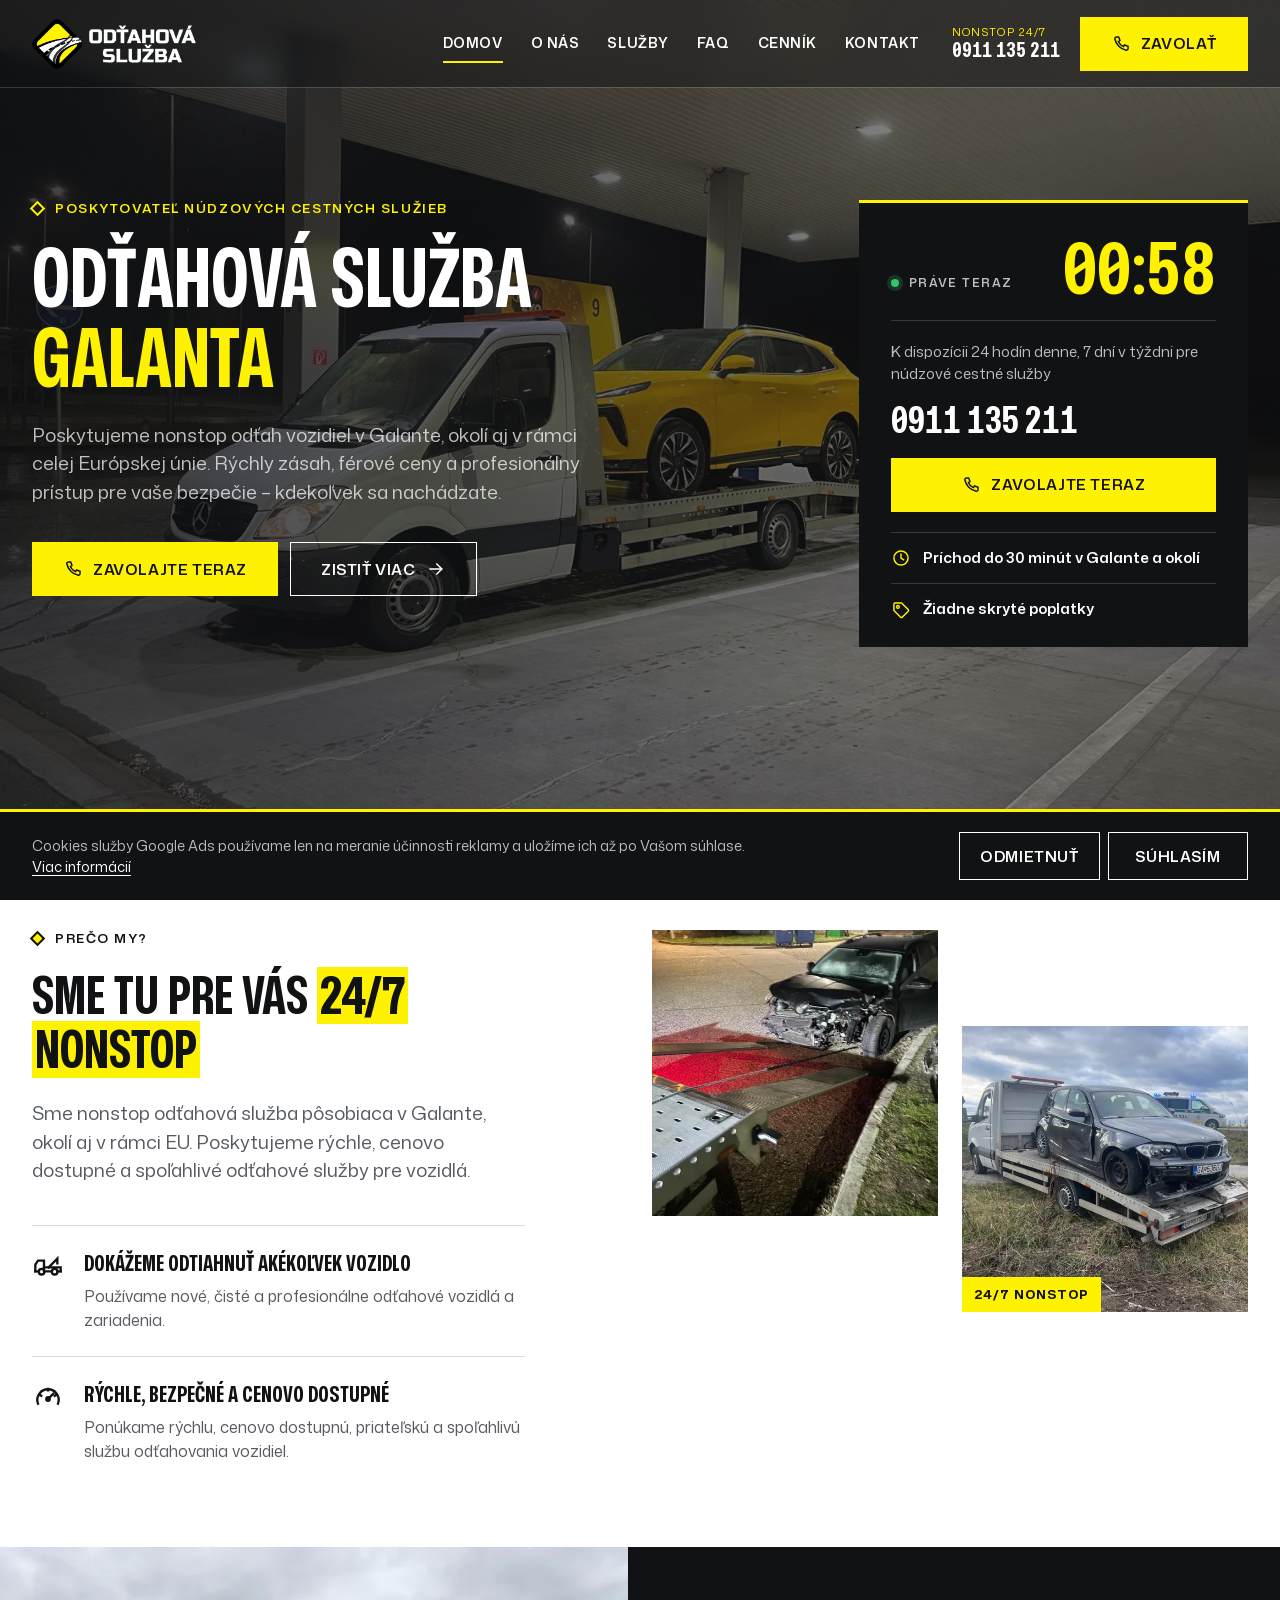
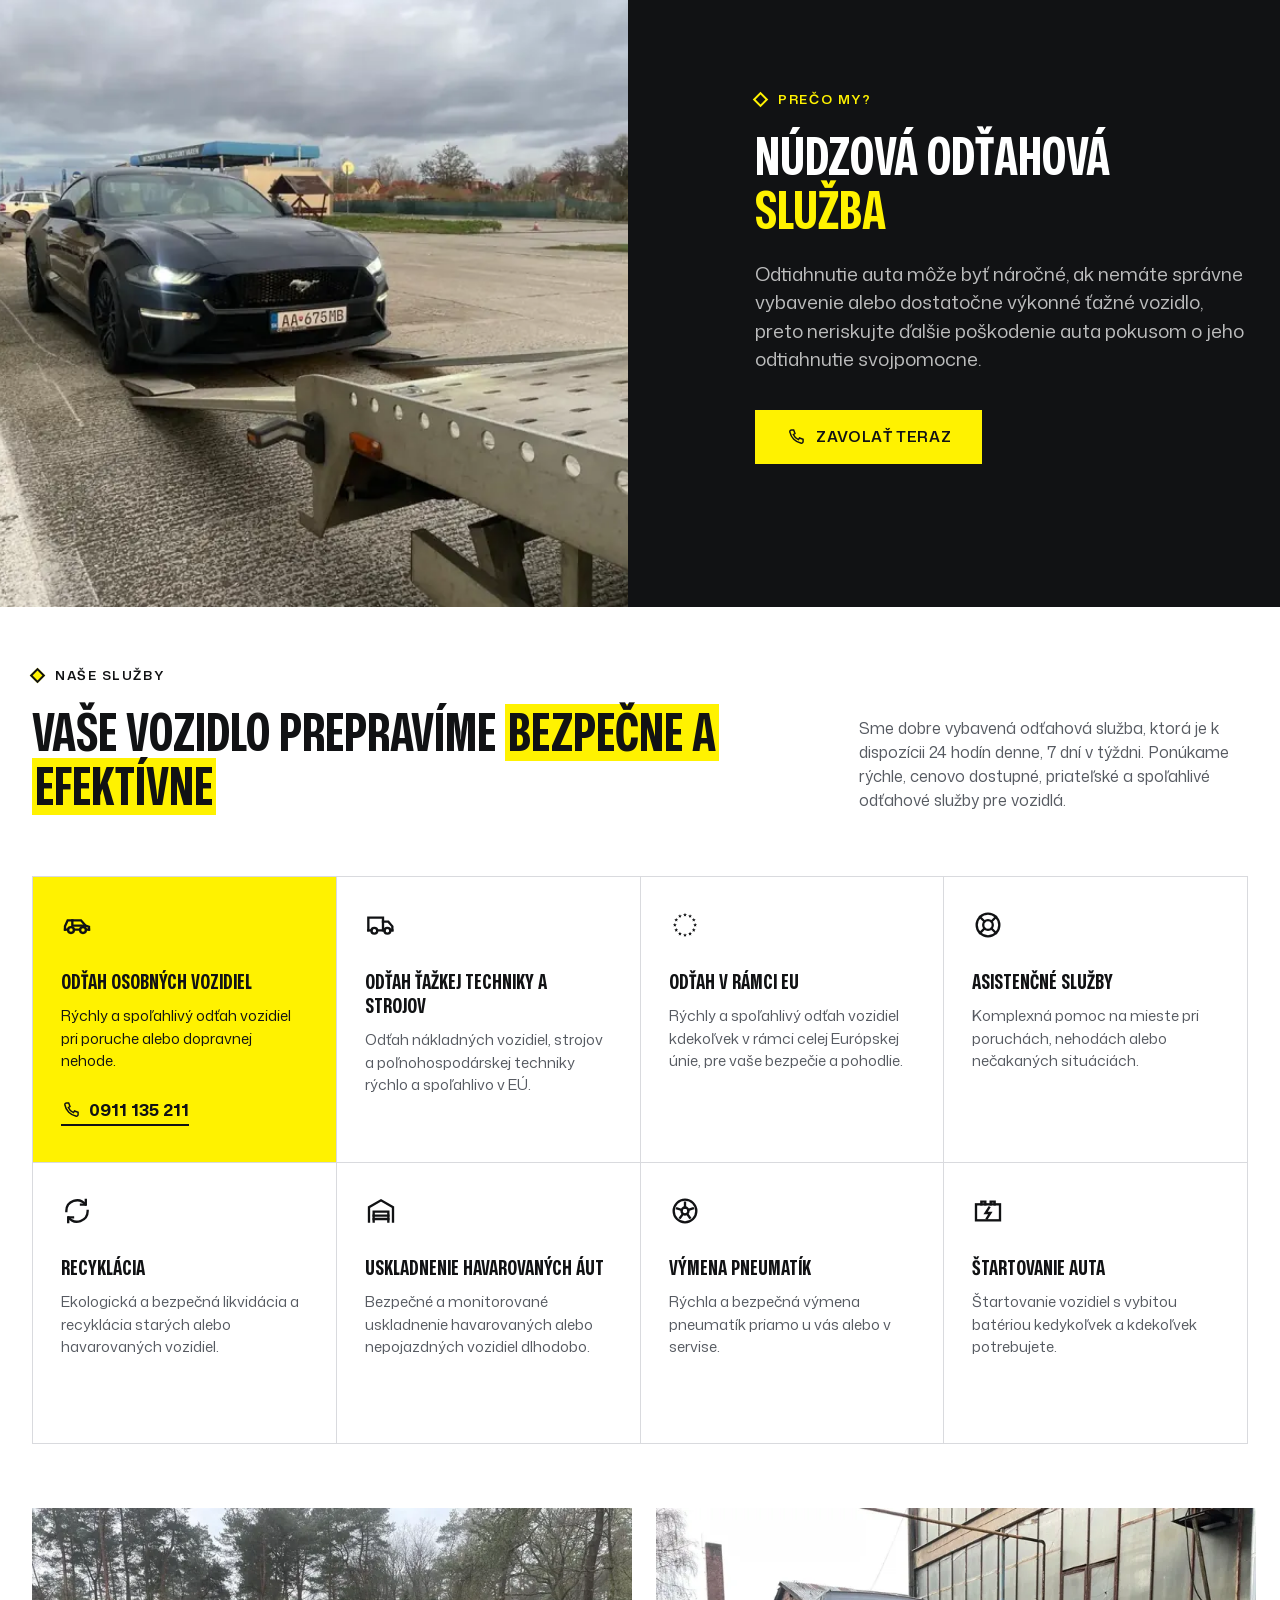
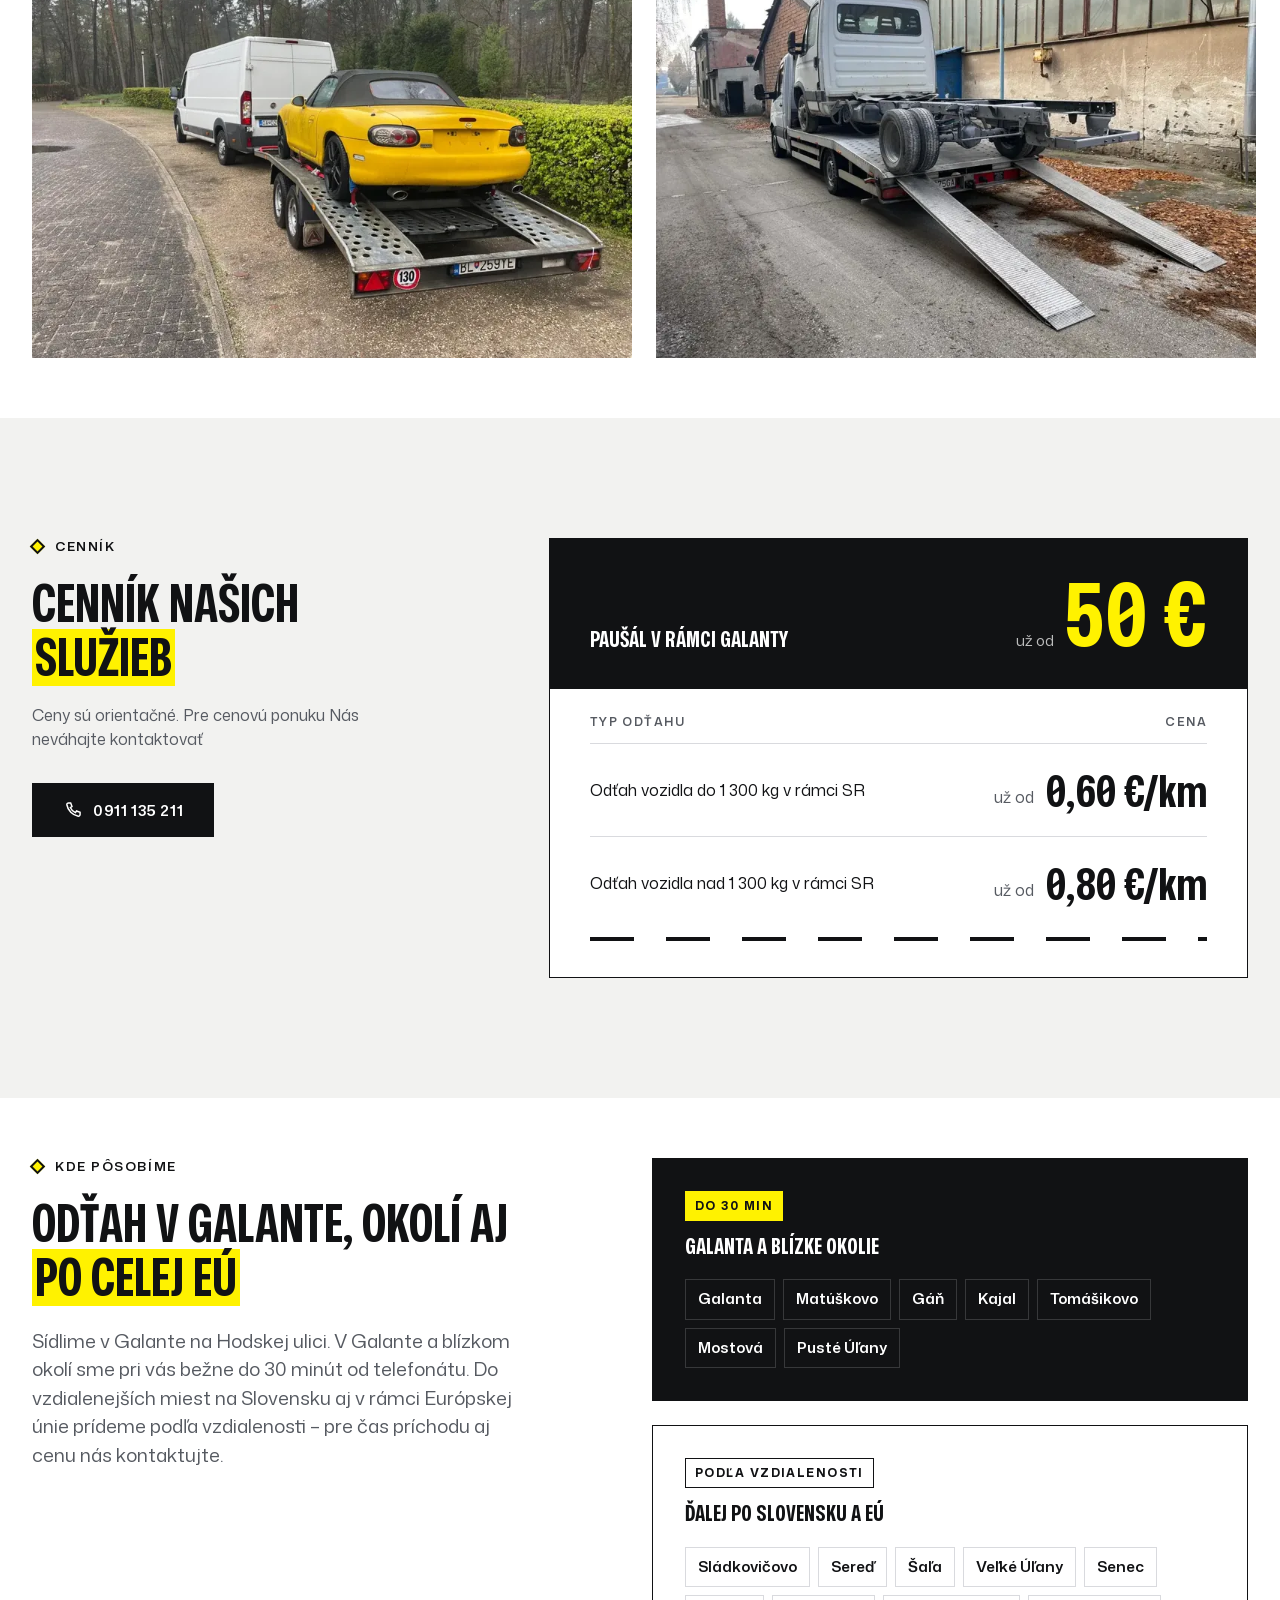
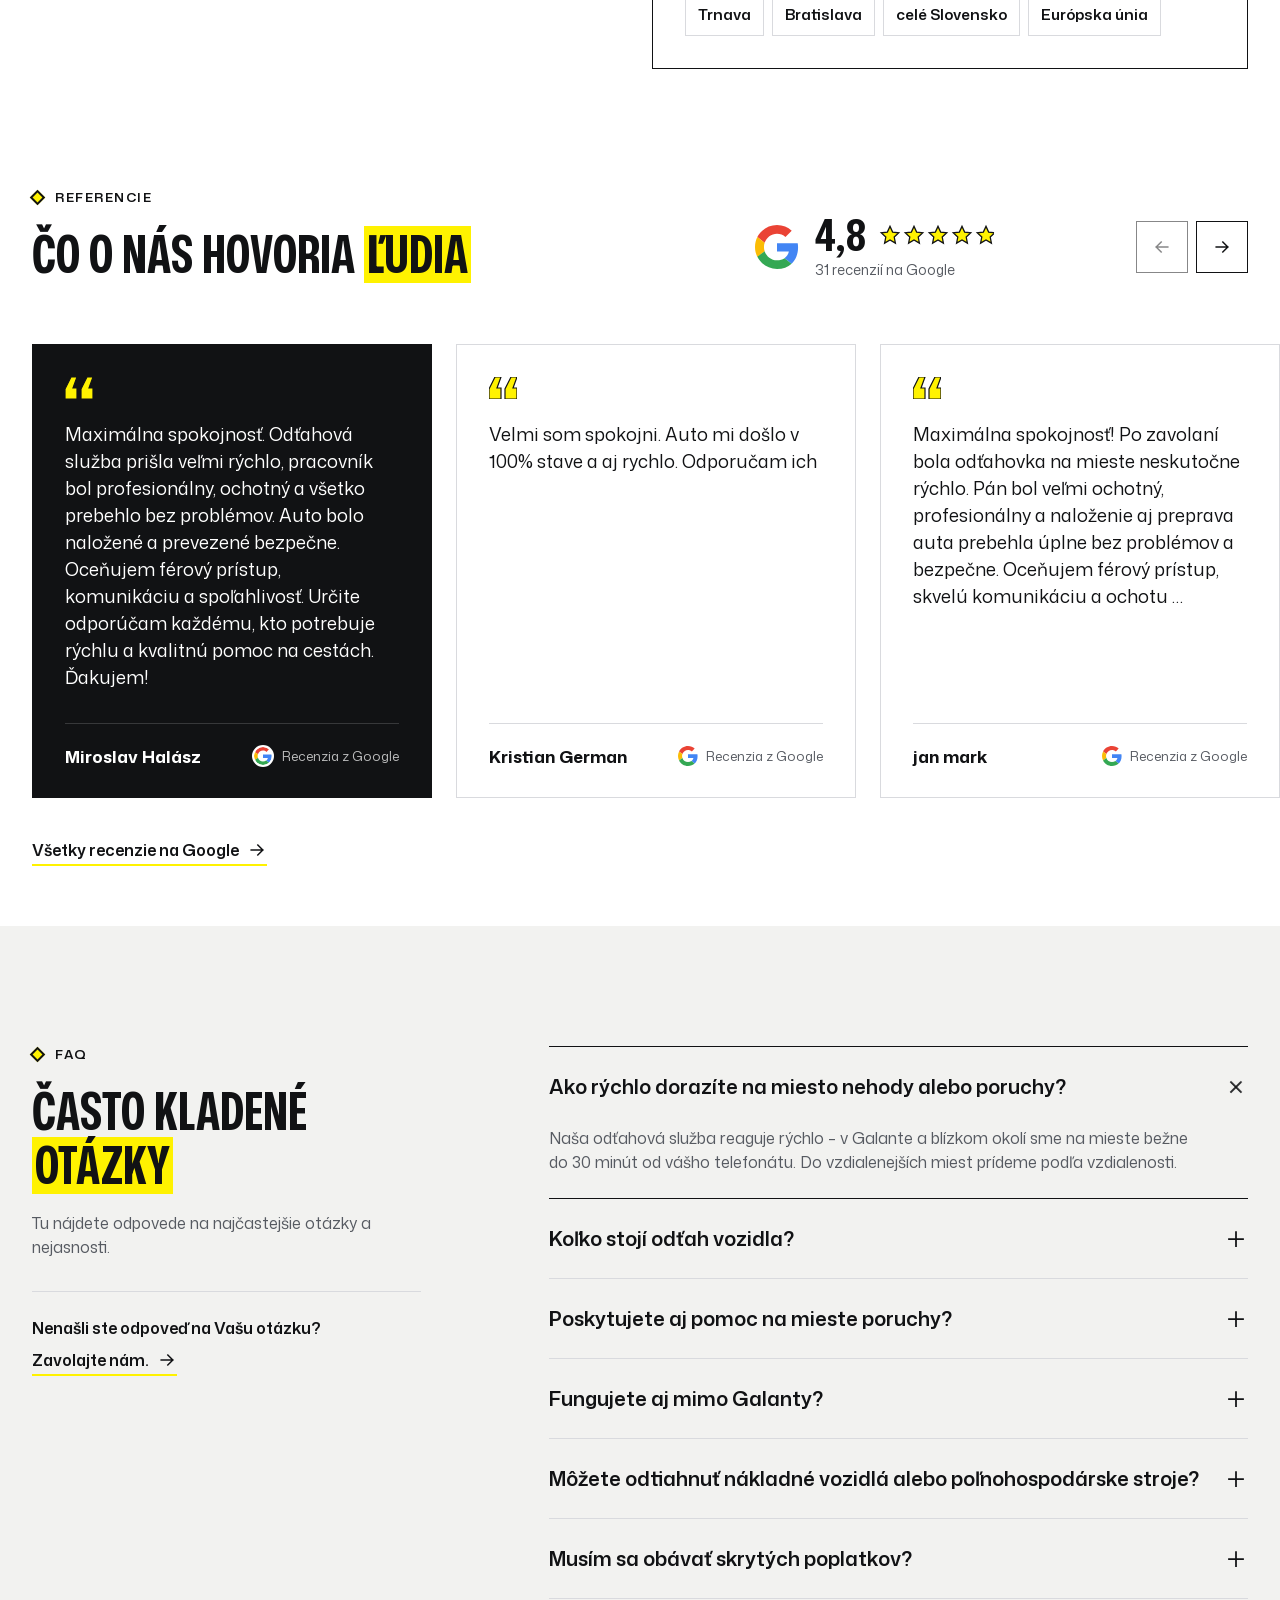
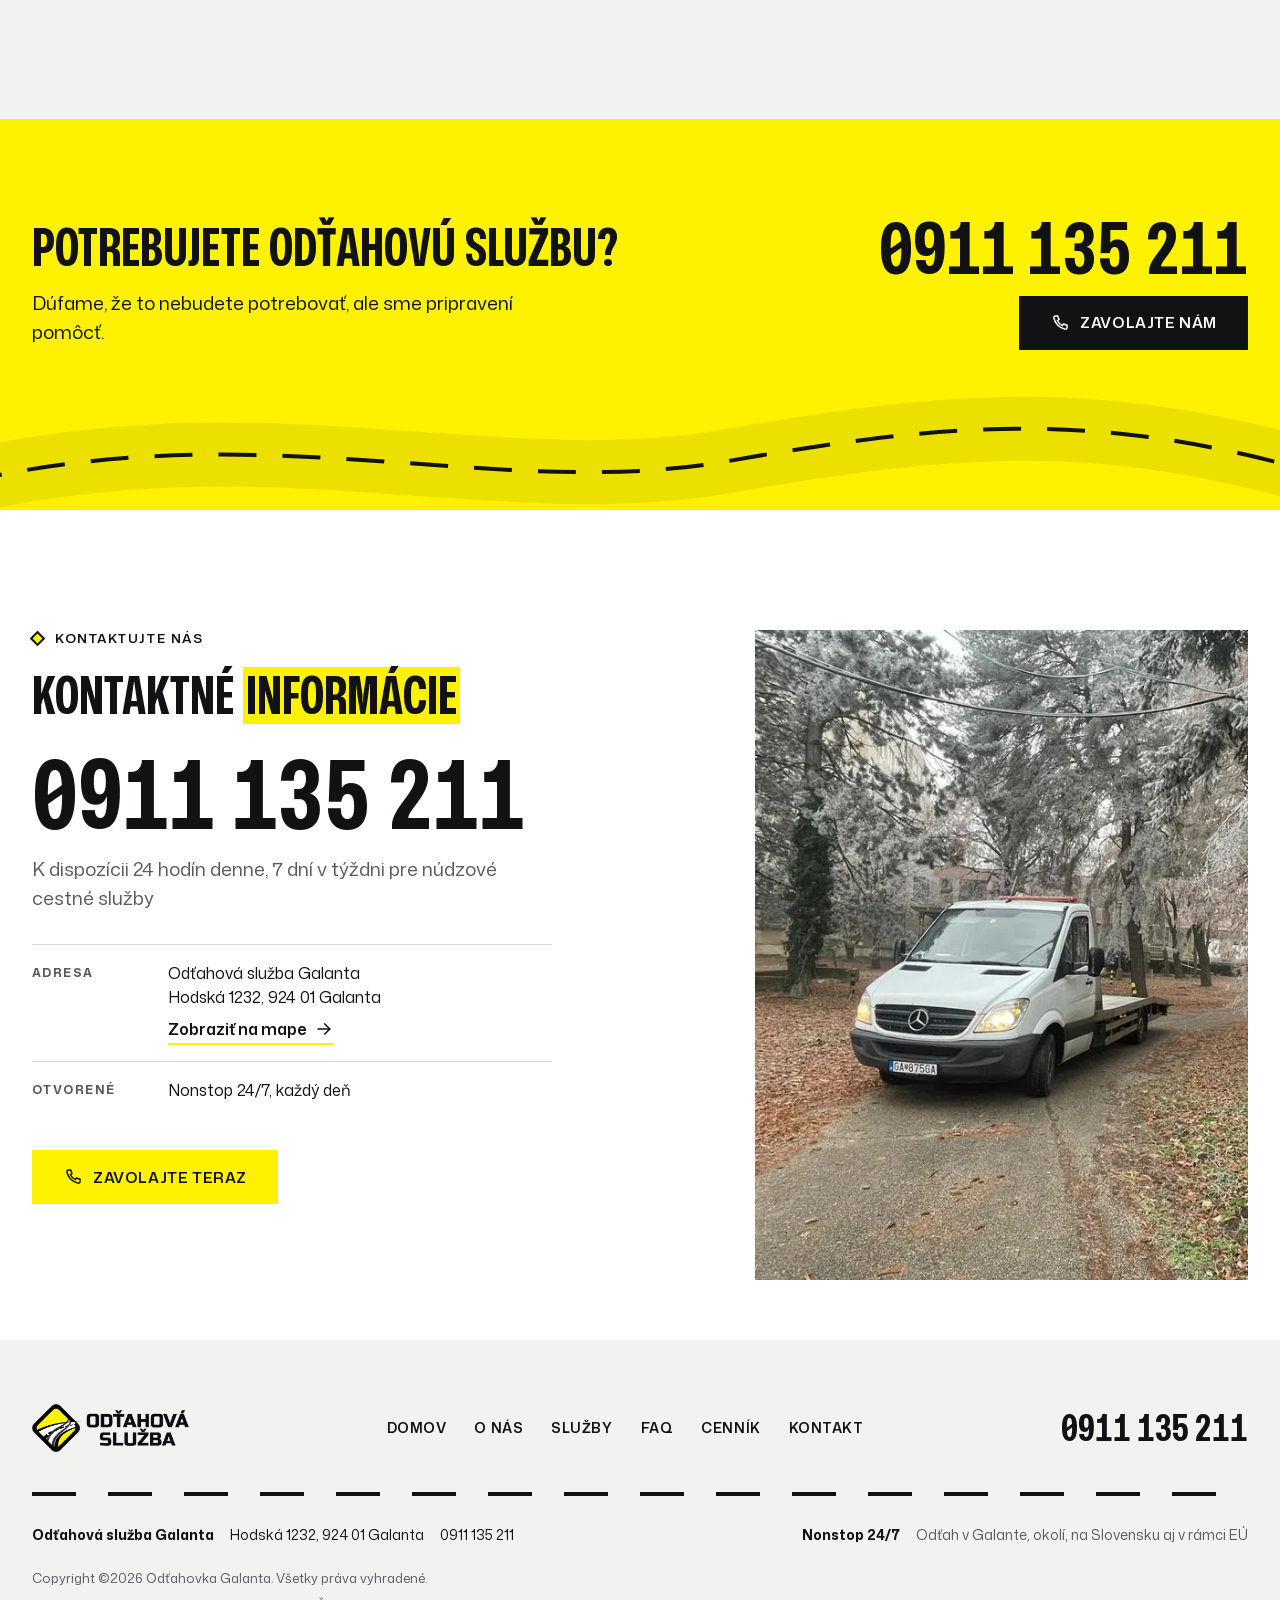
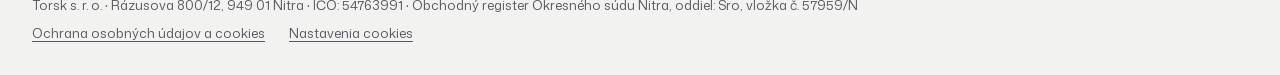
<file: index.html>
<!doctype html>
<html lang="sk">
<head>
<meta charset="utf-8">
<meta name="viewport" content="width=device-width,initial-scale=1,viewport-fit=cover">
<title>Odťahová služba Galanta NONSTOP 24/7 | Odťah od 50 €</title>
<meta name="description" content="Nonstop odťahová služba Galanta: odťah áut, dodávok aj ťažkej techniky v Galante, okolí, po SR a EÚ. Asistencia na ceste. Od 50 €. Volajte 0911 135 211.">
<meta name="robots" content="index, follow, max-image-preview:large, max-snippet:-1">
<link rel="canonical" href="https://odtahovka-galanta.sk/">
<link rel="alternate" hreflang="sk" href="https://odtahovka-galanta.sk/">
<meta name="geo.region" content="SK-TA">
<meta name="geo.placename" content="Galanta">
<meta name="geo.position" content="48.203926;17.709596">
<meta name="ICBM" content="48.203926, 17.709596">
<meta name="format-detection" content="telephone=yes">
<meta name="theme-color" content="#111214">
<meta property="og:type" content="website">
<meta property="og:site_name" content="Odťahová služba Galanta">
<meta property="og:locale" content="sk_SK">
<meta property="og:title" content="Odťahová služba Galanta NONSTOP 24/7 | Odťah od 50 €">
<meta property="og:description" content="Nonstop odťahová služba Galanta: odťah áut, dodávok aj ťažkej techniky v Galante, okolí, po SR a EÚ. Asistencia na ceste. Od 50 €. Volajte 0911 135 211.">
<meta property="og:url" content="https://odtahovka-galanta.sk/">
<meta property="og:image" content="https://odtahovka-galanta.sk/assets/img/og-odtahova-sluzba-galanta.jpg">
<meta property="og:image:width" content="1200">
<meta property="og:image:height" content="630">
<meta property="og:image:alt" content="Odťahová služba Galanta – nonstop odťah vozidiel 24/7">
<meta name="twitter:card" content="summary_large_image">
<meta name="twitter:title" content="Odťahová služba Galanta NONSTOP 24/7 | Odťah od 50 €">
<meta name="twitter:description" content="Nonstop odťahová služba Galanta: odťah áut, dodávok aj ťažkej techniky v Galante, okolí, po SR a EÚ. Asistencia na ceste. Od 50 €. Volajte 0911 135 211.">
<meta name="twitter:image" content="https://odtahovka-galanta.sk/assets/img/og-odtahova-sluzba-galanta.jpg">
<link rel="icon" type="image/png" sizes="32x32" href="favicon-32.png">
<link rel="apple-touch-icon" href="apple-touch-icon.png">
<link rel="manifest" href="site.webmanifest">
<link rel="preload" as="font" type="font/woff2" href="assets/fonts/mona-sans-latin.woff2" crossorigin>
<link rel="preload" as="font" type="font/woff2" href="assets/fonts/mona-sans-latin-ext.woff2" crossorigin>
<link rel="preload" as="image" href="assets/img/hero-noc-cerpacia-stanica.webp" imagesrcset="assets/img/hero-noc-cerpacia-stanica-800.webp 800w, assets/img/hero-noc-cerpacia-stanica.webp 1600w" imagesizes="100vw" fetchpriority="high">
<link rel="stylesheet" href="assets/css/style.css">
<script>document.documentElement.classList.add("js")</script>
<script type="application/ld+json">{"@context":"https://schema.org","@graph":[{"@type":"WebSite","@id":"https://odtahovka-galanta.sk/#web","url":"https://odtahovka-galanta.sk/","name":"Odťahová služba Galanta","alternateName":"Odťahovka Galanta","inLanguage":"sk-SK","publisher":{"@id":"https://odtahovka-galanta.sk/#firma"}},{"@type":["AutomotiveBusiness","EmergencyService"],"@id":"https://odtahovka-galanta.sk/#firma","name":"Odťahová služba Galanta","alternateName":"Odťahovka Galanta","description":"Nonstop odťahová a asistenčná služba v Galante, okolí, na Slovensku aj v rámci celej Európskej únie.","url":"https://odtahovka-galanta.sk/","telephone":"+421911135211","priceRange":"od 50 €","currenciesAccepted":"EUR","logo":"https://odtahovka-galanta.sk/apple-touch-icon.png","image":["https://odtahovka-galanta.sk/assets/img/og-odtahova-sluzba-galanta.jpg","https://odtahovka-galanta.sk/assets/img/hero-noc-cerpacia-stanica.webp","https://odtahovka-galanta.sk/assets/img/vozidla-cerpacia-stanica.webp"],"address":{"@type":"PostalAddress","streetAddress":"Hodská 1232","addressLocality":"Galanta","postalCode":"924 01","addressRegion":"Trnavský kraj","addressCountry":"SK"},"geo":{"@type":"GeoCoordinates","latitude":48.203926,"longitude":17.709596},"hasMap":"https://www.google.com/maps/search/?api=1&query=Odťahová+služba+Galanta&query_place_id=ChIJV22LMRlla0cRV9cov1G9rgE","openingHoursSpecification":[{"@type":"OpeningHoursSpecification","dayOfWeek":["Monday","Tuesday","Wednesday","Thursday","Friday","Saturday","Sunday"],"opens":"00:00","closes":"23:59"}],"contactPoint":{"@type":"ContactPoint","telephone":"+421911135211","contactType":"emergency","areaServed":"SK","availableLanguage":["sk"],"hoursAvailable":{"@type":"OpeningHoursSpecification","dayOfWeek":["Monday","Tuesday","Wednesday","Thursday","Friday","Saturday","Sunday"],"opens":"00:00","closes":"23:59"}},"areaServed":[{"@type":"City","name":"Galanta"},{"@type":"City","name":"Matúškovo"},{"@type":"City","name":"Gáň"},{"@type":"City","name":"Kajal"},{"@type":"City","name":"Tomášikovo"},{"@type":"City","name":"Mostová"},{"@type":"City","name":"Pusté Úľany"},{"@type":"City","name":"Sládkovičovo"},{"@type":"City","name":"Sereď"},{"@type":"City","name":"Šaľa"},{"@type":"City","name":"Veľké Úľany"},{"@type":"City","name":"Senec"},{"@type":"City","name":"Trnava"},{"@type":"City","name":"Bratislava"},{"@type":"AdministrativeArea","name":"okres Galanta"},{"@type":"AdministrativeArea","name":"Trnavský kraj"},{"@type":"Country","name":"Slovensko"},{"@type":"Place","name":"Európska únia"}],"makesOffer":[{"@type":"Offer","name":"Paušál za odťah v rámci Galanty","priceSpecification":{"@type":"PriceSpecification","minPrice":50,"priceCurrency":"EUR"}},{"@type":"Offer","name":"Odťah vozidla do 1 300 kg v rámci SR","priceSpecification":{"@type":"UnitPriceSpecification","minPrice":0.6,"priceCurrency":"EUR","unitCode":"KMT","unitText":"km"}},{"@type":"Offer","name":"Odťah vozidla nad 1 300 kg v rámci SR","priceSpecification":{"@type":"UnitPriceSpecification","minPrice":0.8,"priceCurrency":"EUR","unitCode":"KMT","unitText":"km"}}],"hasOfferCatalog":{"@type":"OfferCatalog","name":"Služby odťahovej služby Galanta","itemListElement":[{"@type":"Offer","itemOffered":{"@type":"Service","name":"Odťah osobných vozidiel","description":"Rýchly a spoľahlivý odťah vozidiel pri poruche alebo dopravnej nehode.","areaServed":"Galanta a okolie, Slovensko, Európska únia"}},{"@type":"Offer","itemOffered":{"@type":"Service","name":"Odťah ťažkej techniky a strojov","description":"Odťah nákladných vozidiel, strojov a poľnohospodárskej techniky rýchlo a spoľahlivo v EÚ.","areaServed":"Galanta a okolie, Slovensko, Európska únia"}},{"@type":"Offer","itemOffered":{"@type":"Service","name":"Odťah v rámci EU","description":"Rýchly a spoľahlivý odťah vozidiel kdekoľvek v rámci celej Európskej únie, pre vaše bezpečie a pohodlie.","areaServed":"Galanta a okolie, Slovensko, Európska únia"}},{"@type":"Offer","itemOffered":{"@type":"Service","name":"Asistenčné služby","description":"Komplexná pomoc na mieste pri poruchách, nehodách alebo nečakaných situáciách.","areaServed":"Galanta a okolie, Slovensko, Európska únia"}},{"@type":"Offer","itemOffered":{"@type":"Service","name":"Recyklácia","description":"Ekologická a bezpečná likvidácia a recyklácia starých alebo havarovaných vozidiel.","areaServed":"Galanta a okolie, Slovensko, Európska únia"}},{"@type":"Offer","itemOffered":{"@type":"Service","name":"Uskladnenie havarovaných áut","description":"Bezpečné a monitorované uskladnenie havarovaných alebo nepojazdných vozidiel dlhodobo.","areaServed":"Galanta a okolie, Slovensko, Európska únia"}},{"@type":"Offer","itemOffered":{"@type":"Service","name":"Výmena pneumatík","description":"Rýchla a bezpečná výmena pneumatík priamo u vás alebo v servise.","areaServed":"Galanta a okolie, Slovensko, Európska únia"}},{"@type":"Offer","itemOffered":{"@type":"Service","name":"Štartovanie auta","description":"Štartovanie vozidiel s vybitou batériou kedykoľvek a kdekoľvek potrebujete.","areaServed":"Galanta a okolie, Slovensko, Európska únia"}}]},"knowsAbout":["odťah vozidiel","odťahová služba","asistenčné služby","odťah ťažkej techniky","výmena pneumatík","štartovanie auta"],"sameAs":["https://www.google.com/maps/search/?api=1&query=Odťahová+služba+Galanta&query_place_id=ChIJV22LMRlla0cRV9cov1G9rgE"]},{"@type":"WebPage","@id":"https://odtahovka-galanta.sk/#stranka","url":"https://odtahovka-galanta.sk/","name":"Odťahová služba Galanta NONSTOP 24/7 | Odťah od 50 €","description":"Nonstop odťahová služba Galanta: odťah áut, dodávok aj ťažkej techniky v Galante, okolí, po SR a EÚ. Asistencia na ceste. Od 50 €. Volajte 0911 135 211.","inLanguage":"sk-SK","isPartOf":{"@id":"https://odtahovka-galanta.sk/#web"},"about":{"@id":"https://odtahovka-galanta.sk/#firma"},"primaryImageOfPage":"https://odtahovka-galanta.sk/assets/img/og-odtahova-sluzba-galanta.jpg","dateModified":"2026-11-25","breadcrumb":{"@id":"https://odtahovka-galanta.sk/#omrvinky"}},{"@type":"BreadcrumbList","@id":"https://odtahovka-galanta.sk/#omrvinky","itemListElement":[{"@type":"ListItem","position":1,"name":"Domov","item":"https://odtahovka-galanta.sk/"}]},{"@type":"FAQPage","@id":"https://odtahovka-galanta.sk/#faq","isPartOf":{"@id":"https://odtahovka-galanta.sk/#stranka"},"mainEntity":[{"@type":"Question","name":"Ako rýchlo dorazíte na miesto nehody alebo poruchy?","acceptedAnswer":{"@type":"Answer","text":"Naša odťahová služba reaguje rýchlo – v Galante a blízkom okolí sme na mieste bežne do 30 minút od vášho telefonátu. Do vzdialenejších miest prídeme podľa vzdialenosti."}},{"@type":"Question","name":"Koľko stojí odťah vozidla?","acceptedAnswer":{"@type":"Answer","text":"Ceny sú orientačné a závisia od typu vozidla a vzdialenosti. Pre konkrétnu cenovú ponuku nás neváhajte kontaktovať."}},{"@type":"Question","name":"Poskytujete aj pomoc na mieste poruchy?","acceptedAnswer":{"@type":"Answer","text":"Áno, ponúkame komplexné asistenčné služby, ako štartovanie auta s vybitou batériou, výmenu pneumatík či drobné opravy priamo na mieste."}},{"@type":"Question","name":"Fungujete aj mimo Galanty?","acceptedAnswer":{"@type":"Answer","text":"Áno, poskytujeme odťahové služby nielen v Galante a okolí, ale aj v rámci celej Európskej únie."}},{"@type":"Question","name":"Môžete odtiahnuť nákladné vozidlá alebo poľnohospodárske stroje?","acceptedAnswer":{"@type":"Answer","text":"Áno, máme skúsenosti a vybavenie na odťah nákladných vozidiel, ťažkej techniky aj poľnohospodárskych strojov."}},{"@type":"Question","name":"Musím sa obávať skrytých poplatkov?","acceptedAnswer":{"@type":"Answer","text":"Nie, naše služby sú transparentné – žiadne skryté poplatky, férové ceny a profesionálny prístup sú pre nás samozrejmosťou."}}]}]}</script>
</head>
<body>
<a class="skip" href="#obsah">Preskočiť na obsah</a>
<svg width="0" height="0" style="position:absolute" aria-hidden="true"><defs><symbol id="i-phone" viewBox="0 0 24 24"><path d="M6.6 3.5h2.6l1.6 4.3-2 1.3a11.5 11.5 0 0 0 6.1 6.1l1.3-2 4.3 1.6v2.6a2 2 0 0 1-2.2 2A17 17 0 0 1 4.6 5.7a2 2 0 0 1 2-2.2z"/></symbol><symbol id="i-clock" viewBox="0 0 24 24"><circle cx="12" cy="12" r="8.5"/><path d="M12 7.5V12l3 2"/></symbol><symbol id="i-tag" viewBox="0 0 24 24"><path d="M3.5 12.6V4.5a1 1 0 0 1 1-1h8.1l8 8a1.4 1.4 0 0 1 0 2l-7.1 7.1a1.4 1.4 0 0 1-2 0z"/><circle cx="8.3" cy="8.3" r="1.6"/></symbol><symbol id="i-tow" viewBox="0 0 24 24"><path d="M2.5 16v-5l2-3h4.5V16"/><path d="M9 13h12.5v3"/><path d="M12.5 13l6.5-6.5v3.5"/><path d="M2.5 16h2.6M9.3 16h5.6M19.1 16h2.4"/><circle cx="7.2" cy="16.3" r="2.1"/><circle cx="17" cy="16.3" r="2.1"/></symbol><symbol id="i-gauge" viewBox="0 0 24 24"><path d="M4.5 17a8 8 0 1 1 15 0"/><path d="M12 13.5l4-4"/><circle cx="12" cy="13.5" r="1.3"/><path d="M6.9 11.1l-.9-.5M12 7V5.9M17.1 11.1l.9-.5"/></symbol><symbol id="i-car" viewBox="0 0 24 24"><path d="M3 15.5V13l2-4.5h10l3.5 4 2.5.8v2.2"/><path d="M3 15.5h2.2M9.8 15.5h4.4M18.8 15.5H21"/><circle cx="7.5" cy="15.8" r="2.2"/><circle cx="16.5" cy="15.8" r="2.2"/><path d="M8.5 8.5v4h9.5"/></symbol><symbol id="i-truck" viewBox="0 0 24 24"><path d="M2.5 16V6.5h11V16"/><path d="M13.5 9.5h4l3 3.5V16"/><path d="M2.5 16h2.3M9.3 16h5.3M19.1 16h1.4"/><circle cx="7" cy="16.3" r="2.2"/><circle cx="16.8" cy="16.3" r="2.2"/></symbol><symbol id="i-eu" viewBox="0 0 24 24"><polygon points="12.00,2.90 12.40,3.85 13.43,3.94 12.64,4.61 12.88,5.61 12.00,5.08 11.12,5.61 11.36,4.61 10.57,3.94 11.60,3.85" fill="currentColor" stroke="none"/><polygon points="15.80,3.92 16.20,4.87 17.23,4.95 16.44,5.63 16.68,6.63 15.80,6.09 14.92,6.63 15.16,5.63 14.37,4.95 15.40,4.87" fill="currentColor" stroke="none"/><polygon points="18.58,6.70 18.98,7.65 20.01,7.74 19.22,8.41 19.46,9.41 18.58,8.88 17.70,9.41 17.94,8.41 17.16,7.74 18.19,7.65" fill="currentColor" stroke="none"/><polygon points="19.60,10.50 20.00,11.45 21.03,11.54 20.24,12.21 20.48,13.21 19.60,12.68 18.72,13.21 18.96,12.21 18.17,11.54 19.20,11.45" fill="currentColor" stroke="none"/><polygon points="18.58,14.30 18.98,15.25 20.01,15.34 19.22,16.01 19.46,17.01 18.58,16.47 17.70,17.01 17.94,16.01 17.16,15.34 18.19,15.25" fill="currentColor" stroke="none"/><polygon points="15.80,17.08 16.20,18.04 17.23,18.12 16.44,18.79 16.68,19.80 15.80,19.26 14.92,19.80 15.16,18.79 14.37,18.12 15.40,18.04" fill="currentColor" stroke="none"/><polygon points="12.00,18.10 12.40,19.05 13.43,19.14 12.64,19.81 12.88,20.81 12.00,20.28 11.12,20.81 11.36,19.81 10.57,19.14 11.60,19.05" fill="currentColor" stroke="none"/><polygon points="8.20,17.08 8.60,18.04 9.63,18.12 8.84,18.79 9.08,19.80 8.20,19.26 7.32,19.80 7.56,18.79 6.77,18.12 7.80,18.04" fill="currentColor" stroke="none"/><polygon points="5.42,14.30 5.81,15.25 6.84,15.34 6.06,16.01 6.30,17.01 5.42,16.48 4.54,17.01 4.78,16.01 3.99,15.34 5.02,15.25" fill="currentColor" stroke="none"/><polygon points="4.40,10.50 4.80,11.45 5.83,11.54 5.04,12.21 5.28,13.21 4.40,12.68 3.52,13.21 3.76,12.21 2.97,11.54 4.00,11.45" fill="currentColor" stroke="none"/><polygon points="5.42,6.70 5.81,7.65 6.84,7.74 6.06,8.41 6.30,9.41 5.42,8.88 4.54,9.41 4.78,8.41 3.99,7.74 5.02,7.65" fill="currentColor" stroke="none"/><polygon points="8.20,3.92 8.60,4.87 9.63,4.95 8.84,5.63 9.08,6.63 8.20,6.09 7.32,6.63 7.56,5.63 6.77,4.95 7.80,4.87" fill="currentColor" stroke="none"/></symbol><symbol id="i-buoy" viewBox="0 0 24 24"><circle cx="12" cy="12" r="8.5"/><circle cx="12" cy="12" r="3.6"/><path d="M6 6l3.4 3.4M14.6 14.6L18 18M18 6l-3.4 3.4M9.4 14.6L6 18"/></symbol><symbol id="i-recycle" viewBox="0 0 24 24"><path d="M20 12a8 8 0 0 1-14.3 4.9"/><path d="M4 12a8 8 0 0 1 14.3-4.9"/><path d="M18.6 3.6v3.6H15"/><path d="M5.4 20.4v-3.6H9"/></symbol><symbol id="i-garage" viewBox="0 0 24 24"><path d="M3 20V9.2L12 4l9 5.2V20"/><path d="M6.5 20v-7.5h11V20"/><path d="M6.5 15.5h11M6.5 18h11"/></symbol><symbol id="i-tire" viewBox="0 0 24 24"><circle cx="12" cy="12" r="8.5"/><circle cx="12" cy="12" r="2.6"/><path d="M12.00 9.40L12.00 5.80M14.47 11.20L17.90 10.08M13.53 14.10L15.64 17.02M10.47 14.10L8.36 17.02M9.53 11.20L6.10 10.08"/></symbol><symbol id="i-battery" viewBox="0 0 24 24"><rect x="3" y="7" width="18" height="12"/><path d="M7 7V5h3v2M14 7V5h3v2"/><path d="M12.8 9.5l-2.6 4h3.6l-2.6 4"/></symbol><symbol id="i-arrow" viewBox="0 0 24 24"><path d="M5 12h14M13 6l6 6-6 6"/></symbol><symbol id="i-euro" viewBox="0 0 24 24"><circle cx="12" cy="12" r="8.5"/><path d="M15.2 8.6a4 4 0 1 0 0 6.8"/><path d="M7.5 11h5.5M7.5 13.2h5.5"/></symbol><symbol id="i-ontime" viewBox="0 0 24 24"><path d="M20 12.5A8 8 0 1 1 12 4"/><path d="M12 8v4.3l2.6 1.6"/><path d="M15.5 5.5l1.8 1.8 3.4-3.6"/></symbol><symbol id="i-team" viewBox="0 0 24 24"><circle cx="9" cy="8.5" r="3"/><path d="M3.5 19a5.5 5.5 0 0 1 11 0"/><circle cx="17" cy="9.5" r="2.4"/><path d="M15.6 14.2A4.6 4.6 0 0 1 21 18.6"/></symbol><symbol id="i-plus" viewBox="0 0 24 24"><path d="M12 5v14M5 12h14"/></symbol><symbol id="i-google" viewBox="0 0 48 48"><path fill="#EA4335" d="M24 9.5c3.54 0 6.71 1.22 9.21 3.6l6.85-6.85C35.9 2.38 30.47 0 24 0 14.62 0 6.51 5.38 2.56 13.22l7.98 6.19C12.43 13.72 17.74 9.5 24 9.5z"/><path fill="#4285F4" d="M46.98 24.55c0-1.57-.15-3.09-.38-4.55H24v9.02h12.94c-.58 2.96-2.26 5.48-4.78 7.18l7.73 6c4.51-4.18 7.09-10.36 7.09-17.65z"/><path fill="#FBBC05" d="M10.53 28.59c-.48-1.45-.76-2.99-.76-4.59s.27-3.14.76-4.59l-7.98-6.19C.92 16.46 0 20.12 0 24c0 3.88.92 7.54 2.56 10.78l7.97-6.19z"/><path fill="#34A853" d="M24 48c6.48 0 11.91-2.13 15.89-5.81l-7.73-6c-2.15 1.45-4.92 2.3-8.16 2.3-6.26 0-11.57-4.22-13.47-9.91l-7.98 6.19C6.51 42.62 14.62 48 24 48z"/></symbol></defs></svg>

<header class="top" id="top">
  <div class="kontajner top__in">
    <a class="logo" href="./" aria-label="Odťahová služba Galanta — domov"><img src="assets/img/logo-odtahova-sluzba-svetle.webp" width="560" height="171" alt="Odťahová služba Galanta – logo"></a>
    <nav class="nav" id="nav" aria-label="Hlavná navigácia"><a href="./" aria-current="page">Domov</a><a href="o-nas/">O nás</a><a href="#sluzby">Služby</a><a href="#faq">FAQ</a><a href="#cennik">Cenník</a><a href="#kontakt">Kontakt</a>
      <a class="nav__tel" href="tel:+421911135211"><small>Nonstop 24/7</small><b class="num">0911 135 211</b></a>
    </nav>
    <div class="top__end">
      <a class="top__tel" href="tel:+421911135211"><small>Nonstop 24/7</small><b class="num">0911 135 211</b></a>
      <a class="btn btn--y top__btn" href="tel:+421911135211"><svg class="i" aria-hidden="true"><use href="#i-phone"/></svg>Zavolať</a>
      <button class="burger" type="button" aria-controls="nav" aria-expanded="false" aria-label="Menu"><span></span></button>
    </div>
  </div>
</header>
<div class="scrim" data-scrim hidden></div>
<div class="trip" aria-hidden="true" data-trip><span class="trip__done"></span><span class="trip__mark"></span></div>
<main id="obsah">

<section class="sekcia hero" aria-labelledby="h1" data-live>
  <img class="hero__bg" src="assets/img/hero-noc-cerpacia-stanica.webp" srcset="assets/img/hero-noc-cerpacia-stanica-800.webp 800w, assets/img/hero-noc-cerpacia-stanica.webp 1600w" sizes="100vw" width="1600" height="1200" alt="Odťahové vozidlo odťahovej služby Galanta s dvomi autami na čerpacej stanici v noci" fetchpriority="high" decoding="async">
  <div class="kontajner hero__grid">
    <div class="hero__copy">
      <p class="eyebrow eyebrow--on-dark"><span class="eyebrow__mark" aria-hidden="true"></span>Poskytovateľ núdzových cestných služieb</p>
      <h1 id="h1">Odťahová služba <span class="acc">Galanta</span></h1>
      <p class="lead">Poskytujeme nonstop odťah vozidiel v Galante, okolí aj v rámci celej Európskej únie. Rýchly zásah, férové ceny a profesionálny prístup pre vaše bezpečie – kdekoľvek sa nachádzate.</p>
      <div class="hero__cta"><a class="btn btn--y" href="tel:+421911135211"><svg class="i" aria-hidden="true"><use href="#i-phone"/></svg><span class="hero__cta-d">Zavolajte teraz</span><span class="hero__cta-m num">Zavolať 0911 135 211</span></a><a class="btn btn--line" href="o-nas/">Zistiť viac <svg class="i" aria-hidden="true"><use href="#i-arrow"/></svg></a></div>
      <ul class="hero__facts"><li><b class="num">od 50 €</b><span>odťah v Galante</span></li><li><b class="num">do 30 min</b><span>Galanta a okolie</span></li><li><b class="num">24/7</b><span>nonstop</span></li></ul>
    </div>
    <aside class="disp" aria-label="Nonstop dispečing">
      <div class="disp__now"><span class="disp__lbl"><span class="live" aria-hidden="true"></span>Práve teraz</span><time class="disp__clock num" data-clock>24/7</time></div>
      <p class="disp__txt">K dispozícii 24 hodín denne, 7 dní v týždni pre núdzové cestné služby</p>
      <a class="disp__tel num" href="tel:+421911135211">0911 135 211</a>
      <a class="btn btn--y btn--full" href="tel:+421911135211"><svg class="i" aria-hidden="true"><use href="#i-phone"/></svg>Zavolajte teraz</a>
      <ul class="disp__facts">
        <li><svg class="i" aria-hidden="true"><use href="#i-clock"/></svg><b>Príchod do 30 minút v Galante a okolí</b></li>
        <li><svg class="i" aria-hidden="true"><use href="#i-tag"/></svg><b>Žiadne skryté poplatky</b></li>
      </ul>
    </aside>
  </div>
  <div class="road road--hero" aria-hidden="true"></div>
</section>

<section class="sekcia why" id="o-nas" aria-labelledby="why-h">
  <div class="kontajner why__grid">
    <div class="why__copy">
      <p class="eyebrow"><span class="eyebrow__mark" aria-hidden="true"></span>Prečo my?</p>
      <h2 id="why-h">Sme tu pre Vás <span class="hl">24/7 NONSTOP</span></h2>
      <p class="lead">Sme nonstop odťahová služba pôsobiaca v Galante, okolí aj v rámci EU. Poskytujeme rýchle, cenovo dostupné a spoľahlivé odťahové služby pre vozidlá.</p>
      <ul class="feats">
        <li><svg class="i" aria-hidden="true"><use href="#i-tow"/></svg><div><h3>Dokážeme odtiahnuť akékoľvek vozidlo</h3><p>Používame nové, čisté a profesionálne odťahové vozidlá a zariadenia.</p></div></li>
        <li><svg class="i" aria-hidden="true"><use href="#i-gauge"/></svg><div><h3>Rýchle, bezpečné a cenovo dostupné</h3><p>Ponúkame rýchlu, cenovo dostupnú, priateľskú a spoľahlivú službu odťahovania vozidiel.</p></div></li>
      </ul>
    </div>
    <div class="why__photos">
      <figure class="why__a"><img src="assets/img/havaria-noc.webp" width="520" height="520" alt="Odťah havarovaného auta v noci – auto na plošine odťahového vozidla" loading="lazy" decoding="async"></figure>
      <figure class="why__b"><img src="assets/img/havaria-bmw.webp" width="520" height="520" alt="Odťah poškodeného BMW po nehode, naložené na odťahovom vozidle" loading="lazy" decoding="async"><span class="badge">24/7 NONSTOP</span></figure>
    </div>
  </div>
</section>

<section class="sekcia band" aria-labelledby="band-h">
  <figure class="band__photo"><img src="assets/img/odtah-mustang.webp" srcset="assets/img/odtah-mustang-800.webp 800w, assets/img/odtah-mustang.webp 1200w" sizes="(min-width:1024px) 50vw, 100vw" width="1200" height="900" alt="Núdzový odťah športového auta – nakladanie po nájazdových rampách" loading="lazy" decoding="async"></figure>
  <div class="kontajner band__grid">
    <div class="band__copy">
      <p class="eyebrow eyebrow--on-dark"><span class="eyebrow__mark" aria-hidden="true"></span>Prečo my?</p>
      <h2 id="band-h">Núdzová odťahová <span class="acc">služba</span></h2>
      <p class="lead">Odtiahnutie auta môže byť náročné, ak nemáte správne vybavenie alebo dostatočne výkonné ťažné vozidlo, preto neriskujte ďalšie poškodenie auta pokusom o jeho odtiahnutie svojpomocne.</p>
      <a class="btn btn--y" href="tel:+421911135211"><svg class="i" aria-hidden="true"><use href="#i-phone"/></svg>Zavolať teraz</a>
    </div>
  </div>
</section>

<section class="sekcia svc" id="sluzby" aria-labelledby="svc-h">
  <div class="kontajner">
    <div class="shead">
      <div><p class="eyebrow"><span class="eyebrow__mark" aria-hidden="true"></span>Naše služby</p><h2 id="svc-h">Vaše vozidlo prepravíme <span class="hl">bezpečne a efektívne</span></h2></div>
      <p>Sme dobre vybavená odťahová služba, ktorá je k dispozícii 24 hodín denne, 7 dní v týždni. Ponúkame rýchle, cenovo dostupné, priateľské a spoľahlivé odťahové služby pre vozidlá.</p>
    </div>
    <ul class="svc__grid"><li class="svc__item svc__item--lead">
        <svg class="i" aria-hidden="true"><use href="#i-car"/></svg><h3>Odťah osobných vozidiel</h3><p>Rýchly a spoľahlivý odťah vozidiel pri poruche alebo dopravnej nehode.</p><a class="svc__call" href="tel:+421911135211"><svg class="i" aria-hidden="true"><use href="#i-phone"/></svg>0911 135 211</a>
      </li><li class="svc__item">
        <svg class="i" aria-hidden="true"><use href="#i-truck"/></svg><h3>Odťah ťažkej techniky a strojov</h3><p>Odťah nákladných vozidiel, strojov a poľnohospodárskej techniky rýchlo a spoľahlivo v EÚ.</p>
      </li><li class="svc__item">
        <svg class="i" aria-hidden="true"><use href="#i-eu"/></svg><h3>Odťah v rámci EU</h3><p>Rýchly a spoľahlivý odťah vozidiel kdekoľvek v rámci celej Európskej únie, pre vaše bezpečie a pohodlie.</p>
      </li><li class="svc__item">
        <svg class="i" aria-hidden="true"><use href="#i-buoy"/></svg><h3>Asistenčné služby</h3><p>Komplexná pomoc na mieste pri poruchách, nehodách alebo nečakaných situáciách.</p>
      </li><li class="svc__item">
        <svg class="i" aria-hidden="true"><use href="#i-recycle"/></svg><h3>Recyklácia</h3><p>Ekologická a bezpečná likvidácia a recyklácia starých alebo havarovaných vozidiel.</p>
      </li><li class="svc__item">
        <svg class="i" aria-hidden="true"><use href="#i-garage"/></svg><h3>Uskladnenie havarovaných áut</h3><p>Bezpečné a monitorované uskladnenie havarovaných alebo nepojazdných vozidiel dlhodobo.</p>
      </li><li class="svc__item">
        <svg class="i" aria-hidden="true"><use href="#i-tire"/></svg><h3>Výmena pneumatík</h3><p>Rýchla a bezpečná výmena pneumatík priamo u vás alebo v servise.</p>
      </li><li class="svc__item">
        <svg class="i" aria-hidden="true"><use href="#i-battery"/></svg><h3>Štartovanie auta</h3><p>Štartovanie vozidiel s vybitou batériou kedykoľvek a kdekoľvek potrebujete.</p>
      </li></ul>
  </div>
  <div class="reel" tabindex="0" aria-label="Fotky z odťahov">
    <figure><img src="assets/img/odtah-kabriolet.webp" srcset="assets/img/odtah-kabriolet-800.webp 800w, assets/img/odtah-kabriolet.webp 1100w" sizes="(min-width:1024px) 600px, 78vw" width="1100" height="825" alt="Preprava žltého kabrioletu na prívesnom vozíku" loading="lazy" decoding="async"></figure>
    <figure><img src="assets/img/odtah-podvozok.webp" srcset="assets/img/odtah-podvozok-800.webp 800w, assets/img/odtah-podvozok.webp 1100w" sizes="(min-width:1024px) 600px, 78vw" width="1100" height="825" alt="Odťah podvozku nákladného vozidla na odťahovom vozidle" loading="lazy" decoding="async"></figure>
    <figure><img src="assets/img/odtah-sportove-auto.webp" srcset="assets/img/odtah-sportove-auto-800.webp 800w, assets/img/odtah-sportove-auto.webp 1100w" sizes="(min-width:1024px) 600px, 78vw" width="1100" height="825" alt="Preprava pretekárskeho auta na plošine odťahového vozidla" loading="lazy" decoding="async"></figure>
  </div>
</section>

<section class="sekcia sekcia--plocha price" id="cennik" aria-labelledby="price-h">
  <div class="kontajner price__grid">
    <div class="price__side">
      <p class="eyebrow"><span class="eyebrow__mark" aria-hidden="true"></span>Cenník</p>
      <h2 id="price-h">Cenník našich <span class="hl">služieb</span></h2>
      <p>Ceny sú orientačné. Pre cenovú ponuku Nás neváhajte kontaktovať</p>
      <a class="btn btn--ink" href="tel:+421911135211"><svg class="i" aria-hidden="true"><use href="#i-phone"/></svg>0911 135 211</a>
    </div>
    <div class="board">
      <div class="board__flat">
        <h3>Paušál v rámci Galanty</h3>
        <p class="board__amt">už od <b class="num">50 €</b></p>
      </div>
      <div class="board__rows" role="table" aria-label="Odťah v rámci SR">
        <div class="board__head" role="row"><span role="columnheader">Typ odťahu</span><span role="columnheader">Cena</span></div>
        <div class="board__row" role="row"><span role="cell">Odťah vozidla do 1&nbsp;300&nbsp;kg v rámci SR</span><span role="cell">už od <b class="num">0,60 €/km</b></span></div>
        <div class="board__row" role="row"><span role="cell">Odťah vozidla nad 1&nbsp;300&nbsp;kg v rámci SR</span><span role="cell">už od <b class="num">0,80 €/km</b></span></div>
      </div>
      <div class="road road--board" aria-hidden="true"></div>
    </div>
  </div>
</section>

<section class="sekcia area" id="oblast" aria-labelledby="area-h">
  <div class="kontajner area__grid">
    <div class="area__copy">
      <p class="eyebrow"><span class="eyebrow__mark" aria-hidden="true"></span>Kde pôsobíme</p>
      <h2 id="area-h">Odťah v Galante, okolí aj <span class="hl">po celej EÚ</span></h2>
      <p class="lead">Sídlime v Galante na Hodskej ulici. V Galante a blízkom okolí sme pri vás bežne do 30 minút od telefonátu. Do vzdialenejších miest na Slovensku aj v rámci Európskej únie prídeme podľa vzdialenosti – pre čas príchodu aj cenu nás kontaktujte.</p>
    </div>
    <div class="signs">
      <div class="sign sign--near">
        <p class="sign__k">do 30 min</p><h3>Galanta a blízke okolie</h3>
        <ul class="towns"><li>Galanta</li><li>Matúškovo</li><li>Gáň</li><li>Kajal</li><li>Tomášikovo</li><li>Mostová</li><li>Pusté Úľany</li></ul>
      </div>
      <div class="sign">
        <p class="sign__k">podľa vzdialenosti</p><h3>Ďalej po Slovensku a EÚ</h3>
        <ul class="towns"><li>Sládkovičovo</li><li>Sereď</li><li>Šaľa</li><li>Veľké Úľany</li><li>Senec</li><li>Trnava</li><li>Bratislava</li><li>celé Slovensko</li><li>Európska únia</li></ul>
      </div>
    </div>
  </div>
</section>

<section class="sekcia refs" id="referencie" aria-labelledby="ref-h">
  <div class="kontajner">
    <div class="shead shead--refs">
      <div><p class="eyebrow"><span class="eyebrow__mark" aria-hidden="true"></span>Referencie</p><h2 id="ref-h">Čo o nás hovoria <span class="hl">ľudia</span></h2></div>
      <div class="gbadge">
        <a class="gbadge__link" href="https://search.google.com/local/reviews?placeid=ChIJV22LMRlla0cRV9cov1G9rgE" target="_blank" rel="noopener">
          <svg class="glogo" aria-hidden="true"><use href="#i-google"/></svg><span class="gbadge__txt"><span class="gbadge__score"><b class="num">4,8</b><span class="stars" role="img" aria-label="Hodnotenie 4,8 z 5"><span class="stars__fill" style="width:96%"></span></span></span><span>31 recenzií na Google</span></span>
        </a>
        <div class="refs__nav"><button class="arrow" type="button" data-refs="-1" aria-label="Predošlé recenzie"><svg class="i" aria-hidden="true"><use href="#i-arrow"/></svg></button><button class="arrow" type="button" data-refs="1" aria-label="Ďalšie recenzie"><svg class="i" aria-hidden="true"><use href="#i-arrow"/></svg></button></div>
      </div>
    </div>
  </div>
  <div class="refs__row" tabindex="0" aria-label="Recenzie z Google" data-refs-row><a class="ref ref--lead" href="https://search.google.com/local/reviews?placeid=ChIJV22LMRlla0cRV9cov1G9rgE" target="_blank" rel="noopener" aria-label="Recenzia: Miroslav Halász — otvoriť recenzie na Google">
        <blockquote>Maximálna spokojnosť. Odťahová služba prišla veľmi rýchlo, pracovník bol profesionálny, ochotný a všetko prebehlo bez problémov. Auto bolo naložené a prevezené bezpečne. Oceňujem férový prístup, komunikáciu a spoľahlivosť. Určite odporúčam každému, kto potrebuje rýchlu a kvalitnú pomoc na cestách. Ďakujem!</blockquote>
        <span class="ref__foot"><b class="ref__name">Miroslav Halász</b><span class="ref__src"><svg class="glogo" aria-hidden="true"><use href="#i-google"/></svg>Recenzia z Google</span></span>
      </a><a class="ref" href="https://search.google.com/local/reviews?placeid=ChIJV22LMRlla0cRV9cov1G9rgE" target="_blank" rel="noopener" aria-label="Recenzia: Kristian German — otvoriť recenzie na Google">
        <blockquote>Velmi som spokojni. Auto mi došlo v 100% stave a aj rychlo. Odporučam ich</blockquote>
        <span class="ref__foot"><b class="ref__name">Kristian German</b><span class="ref__src"><svg class="glogo" aria-hidden="true"><use href="#i-google"/></svg>Recenzia z Google</span></span>
      </a><a class="ref" href="https://search.google.com/local/reviews?placeid=ChIJV22LMRlla0cRV9cov1G9rgE" target="_blank" rel="noopener" aria-label="Recenzia: jan mark — otvoriť recenzie na Google">
        <blockquote>Maximálna spokojnosť! Po zavolaní bola odťahovka na mieste neskutočne rýchlo. Pán bol veľmi ochotný, profesionálny a naloženie aj preprava auta prebehla úplne bez problémov a bezpečne. Oceňujem férový prístup, skvelú komunikáciu a ochotu …</blockquote>
        <span class="ref__foot"><b class="ref__name">jan mark</b><span class="ref__src"><svg class="glogo" aria-hidden="true"><use href="#i-google"/></svg>Recenzia z Google</span></span>
      </a><a class="ref" href="https://search.google.com/local/reviews?placeid=ChIJV22LMRlla0cRV9cov1G9rgE" target="_blank" rel="noopener" aria-label="Recenzia: Chiara Horváthová — otvoriť recenzie na Google">
        <blockquote>Vrelo odporúčam všetkými desiatimi prstami. Veľmi priateľský prístup, šikovný a aj bol rýchly. Ako sme mu zavolali tak prišiel do 15 min a ešte rýchlejšie vybavil problém, ktorý som mala. Ďakujem naozaj</blockquote>
        <span class="ref__foot"><b class="ref__name">Chiara Horváthová</b><span class="ref__src"><svg class="glogo" aria-hidden="true"><use href="#i-google"/></svg>Recenzia z Google</span></span>
      </a><a class="ref" href="https://search.google.com/local/reviews?placeid=ChIJV22LMRlla0cRV9cov1G9rgE" target="_blank" rel="noopener" aria-label="Recenzia: Jan Čoupek — otvoriť recenzie na Google">
        <blockquote>Super služba. Odtah prisel rychlo a aj ferova cena za opravu aj odtah. Odporucam. …</blockquote>
        <span class="ref__foot"><b class="ref__name">Jan Čoupek</b><span class="ref__src"><svg class="glogo" aria-hidden="true"><use href="#i-google"/></svg>Recenzia z Google</span></span>
      </a><a class="ref" href="https://search.google.com/local/reviews?placeid=ChIJV22LMRlla0cRV9cov1G9rgE" target="_blank" rel="noopener" aria-label="Recenzia: Norbert Pompa — otvoriť recenzie na Google">
        <blockquote>Ďakujem velmi pekne za pomoc. Keď v stresujúcej situácii pri poruche auta mi poisťovňa vôbec nebola ústretová pán Lehoczký okamžite ponúkol riešenie, aj odťah nepojazdného vozidla, okamžitá správna diagnostika, oprava vozidla. A to všetko za naozaj prijatelnú cenu, rýchle vybavenie. Velmi pekne ešte raz ďakujem.</blockquote>
        <span class="ref__foot"><b class="ref__name">Norbert Pompa</b><span class="ref__src"><svg class="glogo" aria-hidden="true"><use href="#i-google"/></svg>Recenzia z Google</span></span>
      </a><a class="ref" href="https://search.google.com/local/reviews?placeid=ChIJV22LMRlla0cRV9cov1G9rgE" target="_blank" rel="noopener" aria-label="Recenzia: leonard krivosek — otvoriť recenzie na Google">
        <blockquote>Super prístup profi robota .dakujem ;)</blockquote>
        <span class="ref__foot"><b class="ref__name">leonard krivosek</b><span class="ref__src"><svg class="glogo" aria-hidden="true"><use href="#i-google"/></svg>Recenzia z Google</span></span>
      </a><a class="ref" href="https://search.google.com/local/reviews?placeid=ChIJV22LMRlla0cRV9cov1G9rgE" target="_blank" rel="noopener" aria-label="Recenzia: Farkaš Gustáv — otvoriť recenzie na Google">
        <blockquote>Veľká pomoc v nepríjemnej situácii. Pán bol veľmi ochotný, šikovný a poradil si s vytiahnutím auta z blata raz-dva. Keby sa dalo, dám aj 10 hviezdičiek. Ešte raz ďakujem!</blockquote>
        <span class="ref__foot"><b class="ref__name">Farkaš Gustáv</b><span class="ref__src"><svg class="glogo" aria-hidden="true"><use href="#i-google"/></svg>Recenzia z Google</span></span>
      </a><a class="ref" href="https://search.google.com/local/reviews?placeid=ChIJV22LMRlla0cRV9cov1G9rgE" target="_blank" rel="noopener" aria-label="Recenzia: Zuzana Millerova — otvoriť recenzie na Google">
        <blockquote>Maximálna spokojnosť ochota rýchlosť cena fajn.Odporucam všetkým. …</blockquote>
        <span class="ref__foot"><b class="ref__name">Zuzana Millerova</b><span class="ref__src"><svg class="glogo" aria-hidden="true"><use href="#i-google"/></svg>Recenzia z Google</span></span>
      </a><a class="ref" href="https://search.google.com/local/reviews?placeid=ChIJV22LMRlla0cRV9cov1G9rgE" target="_blank" rel="noopener" aria-label="Recenzia: Adrián Hátaš — otvoriť recenzie na Google">
        <blockquote>Dnes nečakaný problém po ceste a excelentné poriešený. Príjemná komunikácia, perfektný ľudský prístup počas pomoci. Páni veľmi pekne ďakujem za pomoc v núdzi nesmierne si vážim takých profesionálov.</blockquote>
        <span class="ref__foot"><b class="ref__name">Adrián Hátaš</b><span class="ref__src"><svg class="glogo" aria-hidden="true"><use href="#i-google"/></svg>Recenzia z Google</span></span>
      </a><a class="ref" href="https://search.google.com/local/reviews?placeid=ChIJV22LMRlla0cRV9cov1G9rgE" target="_blank" rel="noopener" aria-label="Recenzia: Andrea Stašková — otvoriť recenzie na Google">
        <blockquote>Skvelý prístup, profesionálny, ľudský a rýchla výmena kolesa. …</blockquote>
        <span class="ref__foot"><b class="ref__name">Andrea Stašková</b><span class="ref__src"><svg class="glogo" aria-hidden="true"><use href="#i-google"/></svg>Recenzia z Google</span></span>
      </a><a class="ref" href="https://search.google.com/local/reviews?placeid=ChIJV22LMRlla0cRV9cov1G9rgE" target="_blank" rel="noopener" aria-label="Recenzia: Viktor Mordavský — otvoriť recenzie na Google">
        <blockquote>Pána som zrejme zobudil ale za 45min bol na mieste - v Sládkovičove. Super prístup.</blockquote>
        <span class="ref__foot"><b class="ref__name">Viktor Mordavský</b><span class="ref__src"><svg class="glogo" aria-hidden="true"><use href="#i-google"/></svg>Recenzia z Google</span></span>
      </a><a class="ref" href="https://search.google.com/local/reviews?placeid=ChIJV22LMRlla0cRV9cov1G9rgE" target="_blank" rel="noopener" aria-label="Recenzia: Samuel Kralik — otvoriť recenzie na Google">
        <blockquote>Mal som vážnu dopravnú nehodu a vďaka odťahovej službe Galanta som všetko pohodlne vybavil z nemocnice. Veľká vďaka za profesionálny prístup…</blockquote>
        <span class="ref__foot"><b class="ref__name">Samuel Kralik</b><span class="ref__src"><svg class="glogo" aria-hidden="true"><use href="#i-google"/></svg>Recenzia z Google</span></span>
      </a><a class="ref" href="https://search.google.com/local/reviews?placeid=ChIJV22LMRlla0cRV9cov1G9rgE" target="_blank" rel="noopener" aria-label="Recenzia: dusan schiffel — otvoriť recenzie na Google">
        <blockquote>Pri nakupe mojho vozidla ,ktore bolo docasne odhlasene a bolo potrebne ho odviest na odtahove bol pan majitel pripraveny na vsetky moje poziadavky . Jeho vystupovanie aj flexi pristup bol exelentny. Mozem len doporucit . Ked budem este nikedy potrebovat odtah viem na koho sa mozem obratit.</blockquote>
        <span class="ref__foot"><b class="ref__name">dusan schiffel</b><span class="ref__src"><svg class="glogo" aria-hidden="true"><use href="#i-google"/></svg>Recenzia z Google</span></span>
      </a><a class="ref" href="https://search.google.com/local/reviews?placeid=ChIJV22LMRlla0cRV9cov1G9rgE" target="_blank" rel="noopener" aria-label="Recenzia: Lucia Jasencová — otvoriť recenzie na Google">
        <blockquote>Ďakujem za rýchlu a profesionálnu pomoc na ceste. Bola som maximálne spokojná s prístupom pána odťahovkára, odporúčam každému.</blockquote>
        <span class="ref__foot"><b class="ref__name">Lucia Jasencová</b><span class="ref__src"><svg class="glogo" aria-hidden="true"><use href="#i-google"/></svg>Recenzia z Google</span></span>
      </a><a class="ref" href="https://search.google.com/local/reviews?placeid=ChIJV22LMRlla0cRV9cov1G9rgE" target="_blank" rel="noopener" aria-label="Recenzia: Peter Bogdany — otvoriť recenzie na Google">
        <blockquote>Rýchla pomoc, ochotný prístup, maximálne nápomocný, flexibilný, za mňa spokojnosť, odporúčam.</blockquote>
        <span class="ref__foot"><b class="ref__name">Peter Bogdany</b><span class="ref__src"><svg class="glogo" aria-hidden="true"><use href="#i-google"/></svg>Recenzia z Google</span></span>
      </a><a class="ref" href="https://search.google.com/local/reviews?placeid=ChIJV22LMRlla0cRV9cov1G9rgE" target="_blank" rel="noopener" aria-label="Recenzia: Monika Beringerova — otvoriť recenzie na Google">
        <blockquote>Veľmi spoľahlivý pán a perfektná skúsenosť,ďakujem za dokonalú službu.</blockquote>
        <span class="ref__foot"><b class="ref__name">Monika Beringerova</b><span class="ref__src"><svg class="glogo" aria-hidden="true"><use href="#i-google"/></svg>Recenzia z Google</span></span>
      </a><a class="ref" href="https://search.google.com/local/reviews?placeid=ChIJV22LMRlla0cRV9cov1G9rgE" target="_blank" rel="noopener" aria-label="Recenzia: Lukas Ondreicka — otvoriť recenzie na Google">
        <blockquote>Profesionálne jednanie, veľká spokojnosť, odporúčam všetkými 10-timi</blockquote>
        <span class="ref__foot"><b class="ref__name">Lukas Ondreicka</b><span class="ref__src"><svg class="glogo" aria-hidden="true"><use href="#i-google"/></svg>Recenzia z Google</span></span>
      </a><a class="ref" href="https://search.google.com/local/reviews?placeid=ChIJV22LMRlla0cRV9cov1G9rgE" target="_blank" rel="noopener" aria-label="Recenzia: kiwicik sebka — otvoriť recenzie na Google">
        <blockquote>Super prístup, poriesili sme všetko čo sme potrebovali , určite odporúčam</blockquote>
        <span class="ref__foot"><b class="ref__name">kiwicik sebka</b><span class="ref__src"><svg class="glogo" aria-hidden="true"><use href="#i-google"/></svg>Recenzia z Google</span></span>
      </a><a class="ref" href="https://search.google.com/local/reviews?placeid=ChIJV22LMRlla0cRV9cov1G9rgE" target="_blank" rel="noopener" aria-label="Recenzia: Matej Tytykalo — otvoriť recenzie na Google">
        <blockquote>Skvelý a rýchly odťah !</blockquote>
        <span class="ref__foot"><b class="ref__name">Matej Tytykalo</b><span class="ref__src"><svg class="glogo" aria-hidden="true"><use href="#i-google"/></svg>Recenzia z Google</span></span>
      </a><a class="ref" href="https://search.google.com/local/reviews?placeid=ChIJV22LMRlla0cRV9cov1G9rgE" target="_blank" rel="noopener" aria-label="Recenzia: Marek Mišovič — otvoriť recenzie na Google">
        <blockquote>Spokojnosť s rýchlosťou a ochotou. Odporúčam</blockquote>
        <span class="ref__foot"><b class="ref__name">Marek Mišovič</b><span class="ref__src"><svg class="glogo" aria-hidden="true"><use href="#i-google"/></svg>Recenzia z Google</span></span>
      </a><a class="ref" href="https://search.google.com/local/reviews?placeid=ChIJV22LMRlla0cRV9cov1G9rgE" target="_blank" rel="noopener" aria-label="Recenzia: dominik krajčovič — otvoriť recenzie na Google">
        <blockquote>Tichý, flexibilný,detailista = Odborník</blockquote>
        <span class="ref__foot"><b class="ref__name">dominik krajčovič</b><span class="ref__src"><svg class="glogo" aria-hidden="true"><use href="#i-google"/></svg>Recenzia z Google</span></span>
      </a></div>
  <div class="kontajner refs__more"><a class="link" href="https://search.google.com/local/reviews?placeid=ChIJV22LMRlla0cRV9cov1G9rgE" target="_blank" rel="noopener">Všetky recenzie na Google <svg class="i" aria-hidden="true"><use href="#i-arrow"/></svg></a></div>
</section>

<section class="sekcia faq" id="faq" aria-labelledby="faq-h">
  <div class="kontajner faq__grid">
    <div class="faq__side">
      <p class="eyebrow"><span class="eyebrow__mark" aria-hidden="true"></span>FAQ</p>
      <h2 id="faq-h">Často kladené <span class="hl">otázky</span></h2>
      <p>Tu nájdete odpovede na najčastejšie otázky a nejasnosti.</p>
      <div class="ask"><p>Nenašli ste odpoveď na Vašu otázku?</p><a class="link" href="tel:+421911135211">Zavolajte nám. <svg class="i" aria-hidden="true"><use href="#i-arrow"/></svg></a></div>
    </div>
    <div class="qa"><details open><summary><span>Ako rýchlo dorazíte na miesto nehody alebo poruchy?</span><svg class="i qa__pm" aria-hidden="true"><use href="#i-plus"/></svg></summary><p>Naša odťahová služba reaguje rýchlo – v Galante a blízkom okolí sme na mieste bežne do 30 minút od vášho telefonátu. Do vzdialenejších miest prídeme podľa vzdialenosti.</p></details><details><summary><span>Koľko stojí odťah vozidla?</span><svg class="i qa__pm" aria-hidden="true"><use href="#i-plus"/></svg></summary><p>Ceny sú orientačné a závisia od typu vozidla a vzdialenosti. Pre konkrétnu cenovú ponuku nás neváhajte kontaktovať.</p></details><details><summary><span>Poskytujete aj pomoc na mieste poruchy?</span><svg class="i qa__pm" aria-hidden="true"><use href="#i-plus"/></svg></summary><p>Áno, ponúkame komplexné asistenčné služby, ako štartovanie auta s vybitou batériou, výmenu pneumatík či drobné opravy priamo na mieste.</p></details><details><summary><span>Fungujete aj mimo Galanty?</span><svg class="i qa__pm" aria-hidden="true"><use href="#i-plus"/></svg></summary><p>Áno, poskytujeme odťahové služby nielen v Galante a okolí, ale aj v rámci celej Európskej únie.</p></details><details><summary><span>Môžete odtiahnuť nákladné vozidlá alebo poľnohospodárske stroje?</span><svg class="i qa__pm" aria-hidden="true"><use href="#i-plus"/></svg></summary><p>Áno, máme skúsenosti a vybavenie na odťah nákladných vozidiel, ťažkej techniky aj poľnohospodárskych strojov.</p></details><details><summary><span>Musím sa obávať skrytých poplatkov?</span><svg class="i qa__pm" aria-hidden="true"><use href="#i-plus"/></svg></summary><p>Nie, naše služby sú transparentné – žiadne skryté poplatky, férové ceny a profesionálny prístup sú pre nás samozrejmosťou.</p></details></div>
  </div>
</section>

<section class="sekcia cta" aria-labelledby="cta-h" data-live>
  <svg class="cta__road" viewBox="0 0 1440 400" preserveAspectRatio="none" aria-hidden="true">
    <path class="cta__road-bed" d="M-40 372C300 300 560 392 820 350S1240 300 1480 362"/>
    <path class="cta__road-line" d="M-40 372C300 300 560 392 820 350S1240 300 1480 362"/>
  </svg>
  <div class="kontajner cta__in">
    <div class="cta__txt">
      <h2 id="cta-h">Potrebujete odťahovú službu?</h2>
      <p>Dúfame, že to nebudete potrebovať, ale sme pripravení pomôcť.</p>
    </div>
    <div class="cta__act">
      <a class="cta__num num" href="tel:+421911135211">0911 135 211</a>
      <a class="btn btn--ink" href="tel:+421911135211"><svg class="i" aria-hidden="true"><use href="#i-phone"/></svg>Zavolajte nám</a>
    </div>
  </div>
</section>

<section class="sekcia contact" id="kontakt" aria-labelledby="contact-h">
  <div class="kontajner contact__grid">
    <div class="contact__copy">
      <p class="eyebrow"><span class="eyebrow__mark" aria-hidden="true"></span>Kontaktujte nás</p>
      <h2 id="contact-h">Kontaktné <span class="hl">informácie</span></h2>
      <a class="contact__tel num" href="tel:+421911135211">0911 135 211</a>
      <p class="lead">K dispozícii 24 hodín denne, 7 dní v týždni pre núdzové cestné služby</p>
      <dl class="contact__meta">
        <div><dt>Adresa</dt><dd><address>Odťahová služba Galanta<br>Hodská 1232, 924 01 Galanta</address><a class="link" href="https://www.google.com/maps/search/?api=1&query=Odťahová+služba+Galanta&query_place_id=ChIJV22LMRlla0cRV9cov1G9rgE" target="_blank" rel="noopener">Zobraziť na mape <svg class="i" aria-hidden="true"><use href="#i-arrow"/></svg></a></dd></div>
        <div><dt>Otvorené</dt><dd>Nonstop 24/7, každý deň</dd></div>
      </dl>
      <a class="btn btn--y" href="tel:+421911135211"><svg class="i" aria-hidden="true"><use href="#i-phone"/></svg>Zavolajte teraz</a>
    </div>
    <figure class="contact__photo"><img src="assets/img/odtahovka-v-zime.webp" width="540" height="712" alt="Odťahové vozidlo odťahovej služby Galanta v zime" loading="lazy" decoding="async"></figure>
  </div>
</section>
</main>
<footer class="sekcia foot">
  <div class="kontajner">
    <div class="foot__top">
      <a class="logo" href="./" aria-label="Domov"><img src="assets/img/logo-odtahova-sluzba-tmave.webp" width="560" height="171" alt="Odťahová služba Galanta – logo" loading="lazy" decoding="async"></a>
      <nav class="foot__nav" aria-label="Pätička"><a href="./">Domov</a><a href="o-nas/">O nás</a><a href="#sluzby">Služby</a><a href="#faq">FAQ</a><a href="#cennik">Cenník</a><a href="#kontakt">Kontakt</a></nav>
      <a class="foot__tel num" href="tel:+421911135211">0911 135 211</a>
    </div>
    <div class="road road--ink" aria-hidden="true"></div>
    <div class="foot__info">
      <address class="foot__nap"><b>Odťahová služba Galanta</b><span>Hodská 1232, 924 01 Galanta</span><a href="tel:+421911135211">0911 135 211</a></address>
      <p class="foot__hours"><b>Nonstop 24/7</b><span>Odťah v Galante, okolí, na Slovensku aj v rámci EÚ</span></p>
    </div>
    <div class="foot__legal"><span>Copyright ©2026 Odťahovka Galanta. Všetky práva vyhradené.</span><span>Torsk s. r. o. · Rázusova 800/12, 949 01 Nitra · IČO: 54763991 · Obchodný register Okresného súdu Nitra, oddiel: Sro, vložka č. 57959/N</span><span class="foot__links"><a href="ochrana-osobnych-udajov/">Ochrana osobných údajov a cookies</a><button type="button" data-ck-open>Nastavenia cookies</button></span></div>
  </div>
</footer>
<div class="mbar"><a class="btn btn--y" href="tel:+421911135211"><svg class="i" aria-hidden="true"><use href="#i-phone"/></svg>Zavolať</a><a class="btn btn--line" href="#cennik">Cenník</a></div>
<script src="assets/js/main.js" defer></script>
</body></html>
</file>
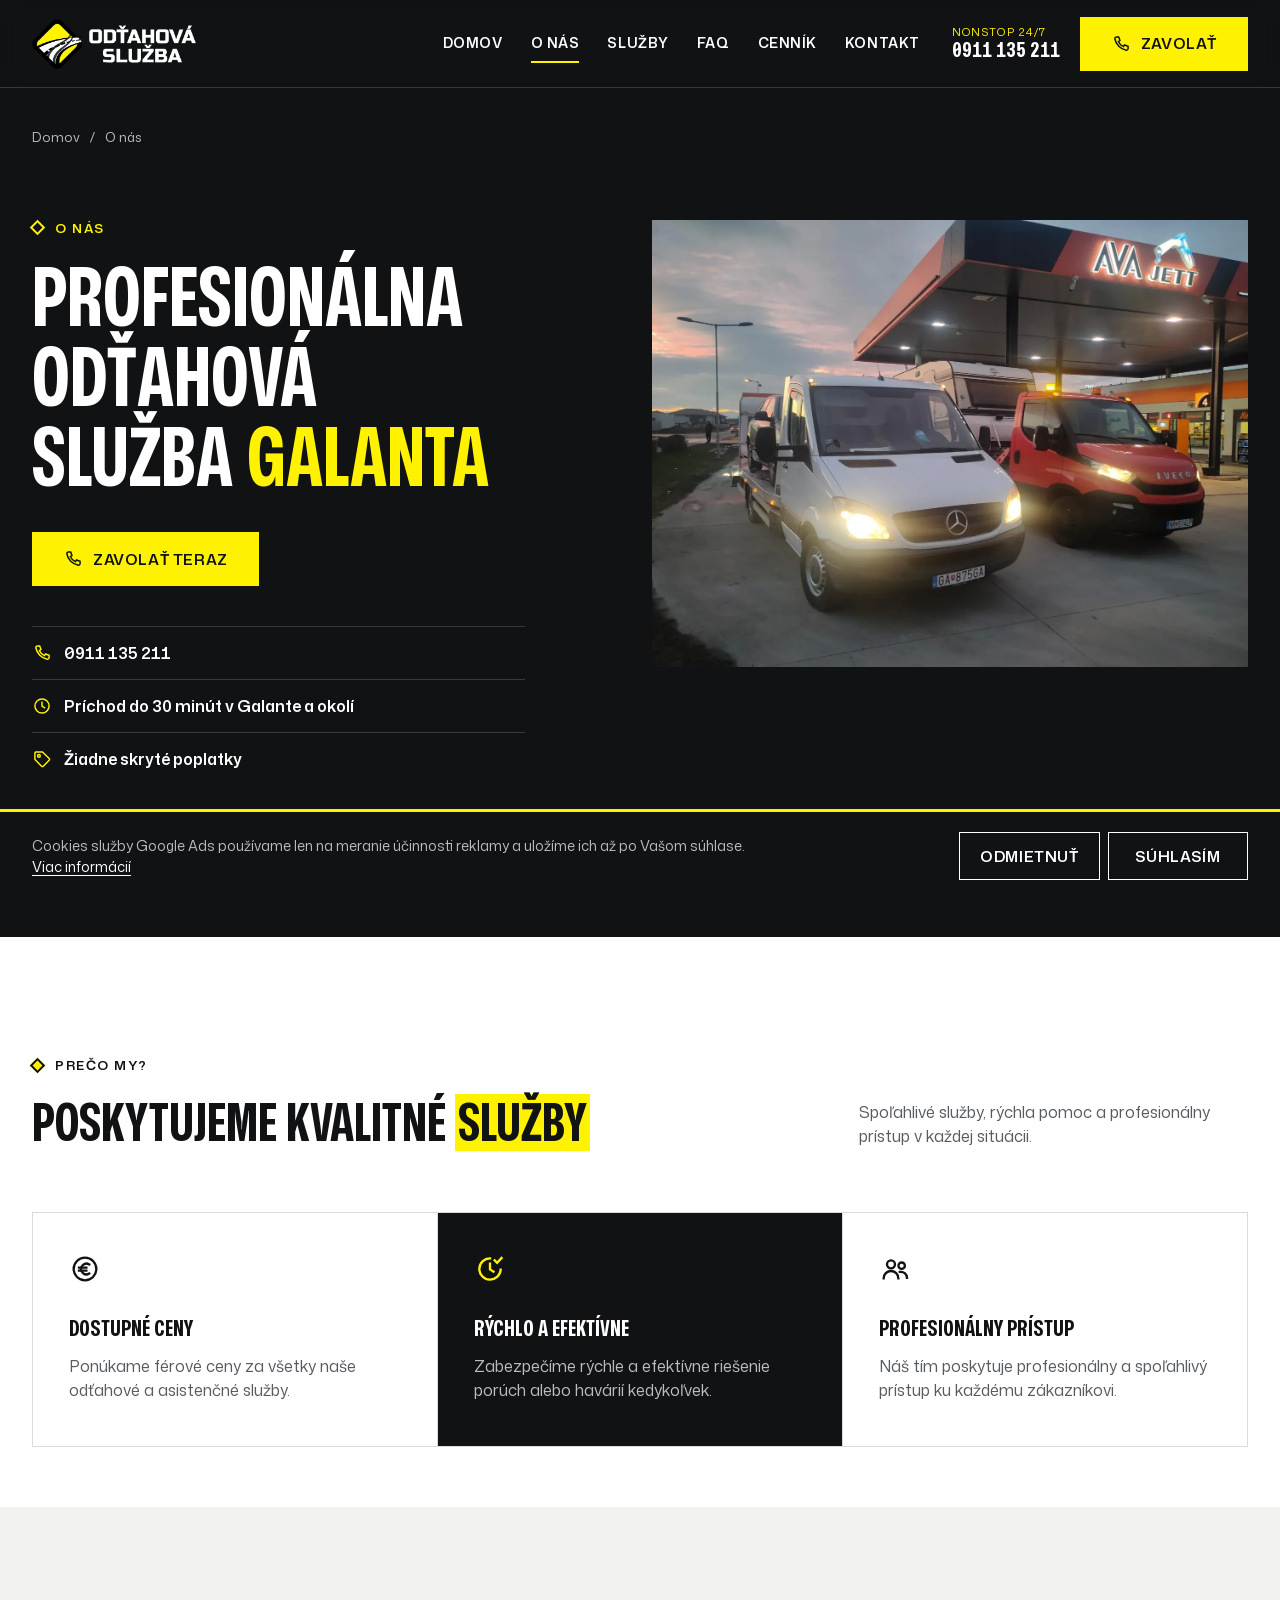
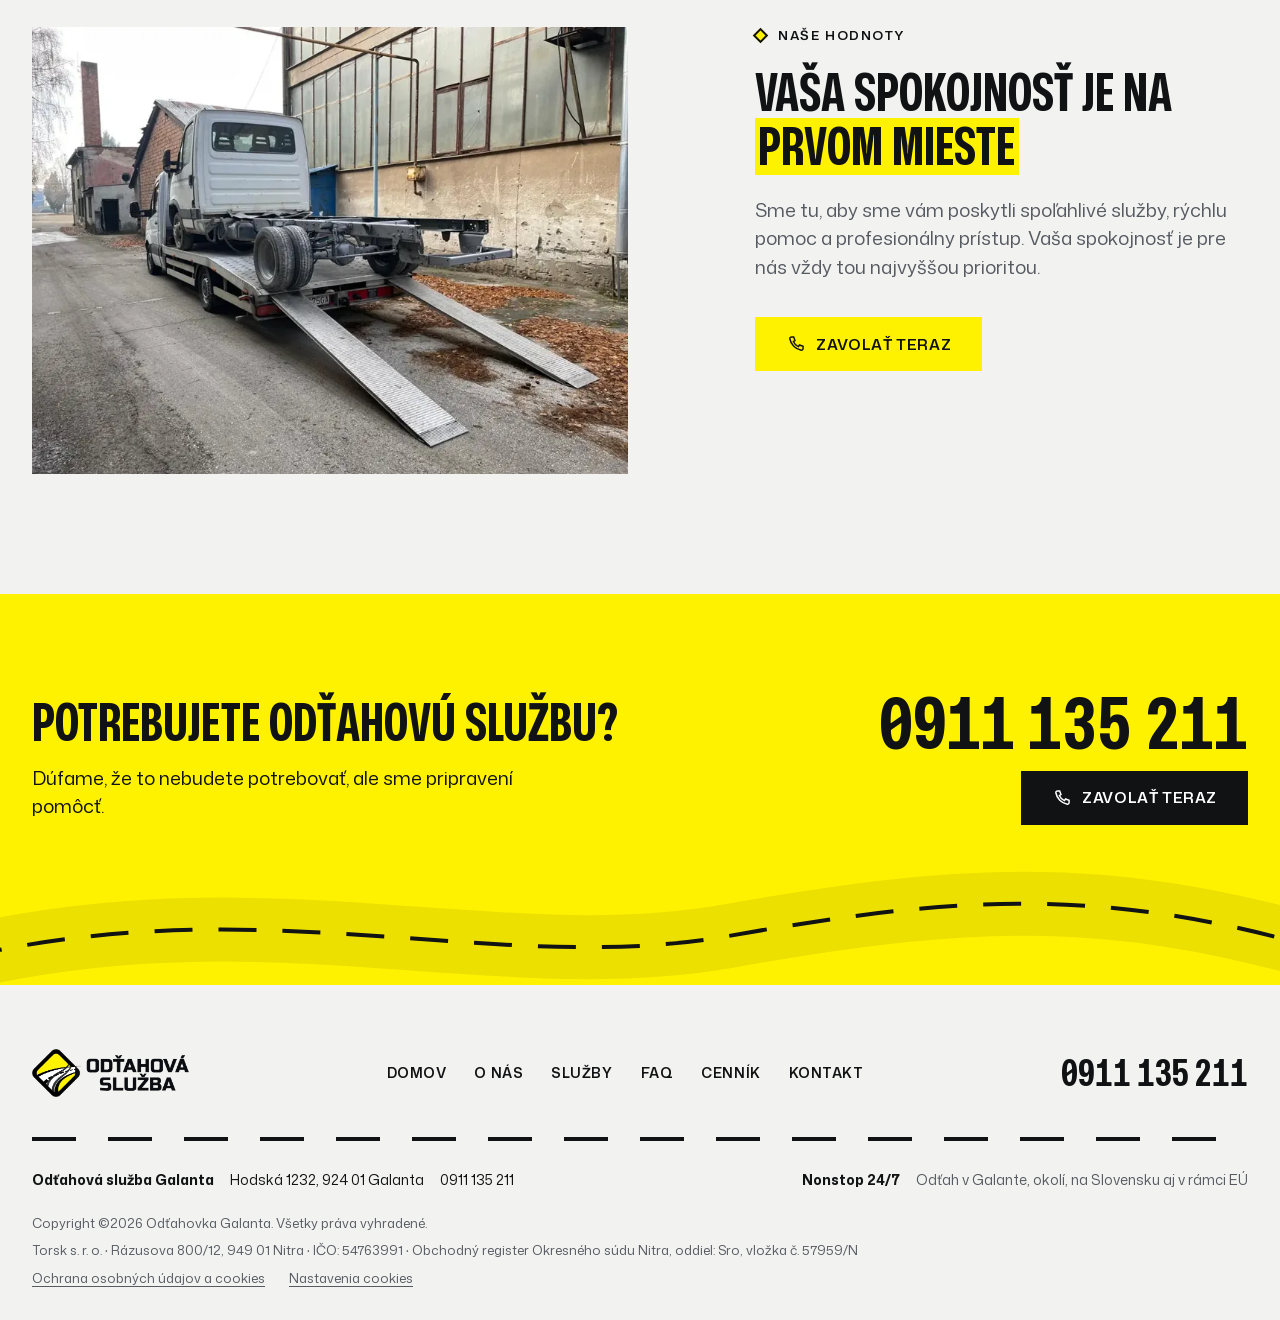
<file: o-nas/index.html>
<!doctype html>
<html lang="sk">
<head>
<meta charset="utf-8">
<meta name="viewport" content="width=device-width,initial-scale=1,viewport-fit=cover">
<title>O nás | Odťahová služba Galanta – nonstop odťah 24/7</title>
<meta name="description" content="Profesionálna odťahová služba Galanta: dostupné ceny, rýchla pomoc a profesionálny prístup. Nonstop 24/7, odťah po SR aj EÚ. Volajte 0911 135 211.">
<meta name="robots" content="index, follow, max-image-preview:large, max-snippet:-1">
<link rel="canonical" href="https://odtahovka-galanta.sk/o-nas/">
<link rel="alternate" hreflang="sk" href="https://odtahovka-galanta.sk/o-nas/">
<meta name="geo.region" content="SK-TA">
<meta name="geo.placename" content="Galanta">
<meta name="geo.position" content="48.203926;17.709596">
<meta name="ICBM" content="48.203926, 17.709596">
<meta name="format-detection" content="telephone=yes">
<meta name="theme-color" content="#111214">
<meta property="og:type" content="website">
<meta property="og:site_name" content="Odťahová služba Galanta">
<meta property="og:locale" content="sk_SK">
<meta property="og:title" content="O nás | Odťahová služba Galanta – nonstop odťah 24/7">
<meta property="og:description" content="Profesionálna odťahová služba Galanta: dostupné ceny, rýchla pomoc a profesionálny prístup. Nonstop 24/7, odťah po SR aj EÚ. Volajte 0911 135 211.">
<meta property="og:url" content="https://odtahovka-galanta.sk/o-nas/">
<meta property="og:image" content="https://odtahovka-galanta.sk/assets/img/og-odtahova-sluzba-galanta.jpg">
<meta property="og:image:width" content="1200">
<meta property="og:image:height" content="630">
<meta property="og:image:alt" content="Odťahová služba Galanta – nonstop odťah vozidiel 24/7">
<meta name="twitter:card" content="summary_large_image">
<meta name="twitter:title" content="O nás | Odťahová služba Galanta – nonstop odťah 24/7">
<meta name="twitter:description" content="Profesionálna odťahová služba Galanta: dostupné ceny, rýchla pomoc a profesionálny prístup. Nonstop 24/7, odťah po SR aj EÚ. Volajte 0911 135 211.">
<meta name="twitter:image" content="https://odtahovka-galanta.sk/assets/img/og-odtahova-sluzba-galanta.jpg">
<link rel="icon" type="image/png" sizes="32x32" href="../favicon-32.png">
<link rel="apple-touch-icon" href="../apple-touch-icon.png">
<link rel="manifest" href="../site.webmanifest">
<link rel="preload" as="font" type="font/woff2" href="../assets/fonts/mona-sans-latin.woff2" crossorigin>
<link rel="preload" as="font" type="font/woff2" href="../assets/fonts/mona-sans-latin-ext.woff2" crossorigin>
<link rel="preload" as="image" href="../assets/img/vozidla-cerpacia-stanica.webp" imagesrcset="../assets/img/vozidla-cerpacia-stanica-800.webp 800w, ../assets/img/vozidla-cerpacia-stanica.webp 1400w" imagesizes="100vw" fetchpriority="high">
<link rel="stylesheet" href="../assets/css/style.css">
<script>document.documentElement.classList.add("js")</script>
<script type="application/ld+json">{"@context":"https://schema.org","@graph":[{"@type":"WebSite","@id":"https://odtahovka-galanta.sk/#web","url":"https://odtahovka-galanta.sk/","name":"Odťahová služba Galanta","alternateName":"Odťahovka Galanta","inLanguage":"sk-SK","publisher":{"@id":"https://odtahovka-galanta.sk/#firma"}},{"@type":["AutomotiveBusiness","EmergencyService"],"@id":"https://odtahovka-galanta.sk/#firma","name":"Odťahová služba Galanta","alternateName":"Odťahovka Galanta","description":"Nonstop odťahová a asistenčná služba v Galante, okolí, na Slovensku aj v rámci celej Európskej únie.","url":"https://odtahovka-galanta.sk/","telephone":"+421911135211","priceRange":"od 50 €","currenciesAccepted":"EUR","logo":"https://odtahovka-galanta.sk/apple-touch-icon.png","image":["https://odtahovka-galanta.sk/assets/img/og-odtahova-sluzba-galanta.jpg","https://odtahovka-galanta.sk/assets/img/hero-noc-cerpacia-stanica.webp","https://odtahovka-galanta.sk/assets/img/vozidla-cerpacia-stanica.webp"],"address":{"@type":"PostalAddress","streetAddress":"Hodská 1232","addressLocality":"Galanta","postalCode":"924 01","addressRegion":"Trnavský kraj","addressCountry":"SK"},"geo":{"@type":"GeoCoordinates","latitude":48.203926,"longitude":17.709596},"hasMap":"https://www.google.com/maps/search/?api=1&query=Odťahová+služba+Galanta&query_place_id=ChIJV22LMRlla0cRV9cov1G9rgE","openingHoursSpecification":[{"@type":"OpeningHoursSpecification","dayOfWeek":["Monday","Tuesday","Wednesday","Thursday","Friday","Saturday","Sunday"],"opens":"00:00","closes":"23:59"}],"contactPoint":{"@type":"ContactPoint","telephone":"+421911135211","contactType":"emergency","areaServed":"SK","availableLanguage":["sk"],"hoursAvailable":{"@type":"OpeningHoursSpecification","dayOfWeek":["Monday","Tuesday","Wednesday","Thursday","Friday","Saturday","Sunday"],"opens":"00:00","closes":"23:59"}},"areaServed":[{"@type":"City","name":"Galanta"},{"@type":"City","name":"Matúškovo"},{"@type":"City","name":"Gáň"},{"@type":"City","name":"Kajal"},{"@type":"City","name":"Tomášikovo"},{"@type":"City","name":"Mostová"},{"@type":"City","name":"Pusté Úľany"},{"@type":"City","name":"Sládkovičovo"},{"@type":"City","name":"Sereď"},{"@type":"City","name":"Šaľa"},{"@type":"City","name":"Veľké Úľany"},{"@type":"City","name":"Senec"},{"@type":"City","name":"Trnava"},{"@type":"City","name":"Bratislava"},{"@type":"AdministrativeArea","name":"okres Galanta"},{"@type":"AdministrativeArea","name":"Trnavský kraj"},{"@type":"Country","name":"Slovensko"},{"@type":"Place","name":"Európska únia"}],"makesOffer":[{"@type":"Offer","name":"Paušál za odťah v rámci Galanty","priceSpecification":{"@type":"PriceSpecification","minPrice":50,"priceCurrency":"EUR"}},{"@type":"Offer","name":"Odťah vozidla do 1 300 kg v rámci SR","priceSpecification":{"@type":"UnitPriceSpecification","minPrice":0.6,"priceCurrency":"EUR","unitCode":"KMT","unitText":"km"}},{"@type":"Offer","name":"Odťah vozidla nad 1 300 kg v rámci SR","priceSpecification":{"@type":"UnitPriceSpecification","minPrice":0.8,"priceCurrency":"EUR","unitCode":"KMT","unitText":"km"}}],"hasOfferCatalog":{"@type":"OfferCatalog","name":"Služby odťahovej služby Galanta","itemListElement":[{"@type":"Offer","itemOffered":{"@type":"Service","name":"Odťah osobných vozidiel","description":"Rýchly a spoľahlivý odťah vozidiel pri poruche alebo dopravnej nehode.","areaServed":"Galanta a okolie, Slovensko, Európska únia"}},{"@type":"Offer","itemOffered":{"@type":"Service","name":"Odťah ťažkej techniky a strojov","description":"Odťah nákladných vozidiel, strojov a poľnohospodárskej techniky rýchlo a spoľahlivo v EÚ.","areaServed":"Galanta a okolie, Slovensko, Európska únia"}},{"@type":"Offer","itemOffered":{"@type":"Service","name":"Odťah v rámci EU","description":"Rýchly a spoľahlivý odťah vozidiel kdekoľvek v rámci celej Európskej únie, pre vaše bezpečie a pohodlie.","areaServed":"Galanta a okolie, Slovensko, Európska únia"}},{"@type":"Offer","itemOffered":{"@type":"Service","name":"Asistenčné služby","description":"Komplexná pomoc na mieste pri poruchách, nehodách alebo nečakaných situáciách.","areaServed":"Galanta a okolie, Slovensko, Európska únia"}},{"@type":"Offer","itemOffered":{"@type":"Service","name":"Recyklácia","description":"Ekologická a bezpečná likvidácia a recyklácia starých alebo havarovaných vozidiel.","areaServed":"Galanta a okolie, Slovensko, Európska únia"}},{"@type":"Offer","itemOffered":{"@type":"Service","name":"Uskladnenie havarovaných áut","description":"Bezpečné a monitorované uskladnenie havarovaných alebo nepojazdných vozidiel dlhodobo.","areaServed":"Galanta a okolie, Slovensko, Európska únia"}},{"@type":"Offer","itemOffered":{"@type":"Service","name":"Výmena pneumatík","description":"Rýchla a bezpečná výmena pneumatík priamo u vás alebo v servise.","areaServed":"Galanta a okolie, Slovensko, Európska únia"}},{"@type":"Offer","itemOffered":{"@type":"Service","name":"Štartovanie auta","description":"Štartovanie vozidiel s vybitou batériou kedykoľvek a kdekoľvek potrebujete.","areaServed":"Galanta a okolie, Slovensko, Európska únia"}}]},"knowsAbout":["odťah vozidiel","odťahová služba","asistenčné služby","odťah ťažkej techniky","výmena pneumatík","štartovanie auta"],"sameAs":["https://www.google.com/maps/search/?api=1&query=Odťahová+služba+Galanta&query_place_id=ChIJV22LMRlla0cRV9cov1G9rgE"]},{"@type":"WebPage","@id":"https://odtahovka-galanta.sk/o-nas/#stranka","url":"https://odtahovka-galanta.sk/o-nas/","name":"O nás | Odťahová služba Galanta – nonstop odťah 24/7","description":"Profesionálna odťahová služba Galanta: dostupné ceny, rýchla pomoc a profesionálny prístup. Nonstop 24/7, odťah po SR aj EÚ. Volajte 0911 135 211.","inLanguage":"sk-SK","isPartOf":{"@id":"https://odtahovka-galanta.sk/#web"},"about":{"@id":"https://odtahovka-galanta.sk/#firma"},"primaryImageOfPage":"https://odtahovka-galanta.sk/assets/img/og-odtahova-sluzba-galanta.jpg","dateModified":"2026-11-25","breadcrumb":{"@id":"https://odtahovka-galanta.sk/o-nas/#omrvinky"}},{"@type":"BreadcrumbList","@id":"https://odtahovka-galanta.sk/o-nas/#omrvinky","itemListElement":[{"@type":"ListItem","position":1,"name":"Domov","item":"https://odtahovka-galanta.sk/"},{"@type":"ListItem","position":2,"name":"O nás","item":"https://odtahovka-galanta.sk/o-nas/"}]}]}</script>
</head>
<body>
<a class="skip" href="#obsah">Preskočiť na obsah</a>
<svg width="0" height="0" style="position:absolute" aria-hidden="true"><defs><symbol id="i-phone" viewBox="0 0 24 24"><path d="M6.6 3.5h2.6l1.6 4.3-2 1.3a11.5 11.5 0 0 0 6.1 6.1l1.3-2 4.3 1.6v2.6a2 2 0 0 1-2.2 2A17 17 0 0 1 4.6 5.7a2 2 0 0 1 2-2.2z"/></symbol><symbol id="i-clock" viewBox="0 0 24 24"><circle cx="12" cy="12" r="8.5"/><path d="M12 7.5V12l3 2"/></symbol><symbol id="i-tag" viewBox="0 0 24 24"><path d="M3.5 12.6V4.5a1 1 0 0 1 1-1h8.1l8 8a1.4 1.4 0 0 1 0 2l-7.1 7.1a1.4 1.4 0 0 1-2 0z"/><circle cx="8.3" cy="8.3" r="1.6"/></symbol><symbol id="i-tow" viewBox="0 0 24 24"><path d="M2.5 16v-5l2-3h4.5V16"/><path d="M9 13h12.5v3"/><path d="M12.5 13l6.5-6.5v3.5"/><path d="M2.5 16h2.6M9.3 16h5.6M19.1 16h2.4"/><circle cx="7.2" cy="16.3" r="2.1"/><circle cx="17" cy="16.3" r="2.1"/></symbol><symbol id="i-gauge" viewBox="0 0 24 24"><path d="M4.5 17a8 8 0 1 1 15 0"/><path d="M12 13.5l4-4"/><circle cx="12" cy="13.5" r="1.3"/><path d="M6.9 11.1l-.9-.5M12 7V5.9M17.1 11.1l.9-.5"/></symbol><symbol id="i-car" viewBox="0 0 24 24"><path d="M3 15.5V13l2-4.5h10l3.5 4 2.5.8v2.2"/><path d="M3 15.5h2.2M9.8 15.5h4.4M18.8 15.5H21"/><circle cx="7.5" cy="15.8" r="2.2"/><circle cx="16.5" cy="15.8" r="2.2"/><path d="M8.5 8.5v4h9.5"/></symbol><symbol id="i-truck" viewBox="0 0 24 24"><path d="M2.5 16V6.5h11V16"/><path d="M13.5 9.5h4l3 3.5V16"/><path d="M2.5 16h2.3M9.3 16h5.3M19.1 16h1.4"/><circle cx="7" cy="16.3" r="2.2"/><circle cx="16.8" cy="16.3" r="2.2"/></symbol><symbol id="i-eu" viewBox="0 0 24 24"><polygon points="12.00,2.90 12.40,3.85 13.43,3.94 12.64,4.61 12.88,5.61 12.00,5.08 11.12,5.61 11.36,4.61 10.57,3.94 11.60,3.85" fill="currentColor" stroke="none"/><polygon points="15.80,3.92 16.20,4.87 17.23,4.95 16.44,5.63 16.68,6.63 15.80,6.09 14.92,6.63 15.16,5.63 14.37,4.95 15.40,4.87" fill="currentColor" stroke="none"/><polygon points="18.58,6.70 18.98,7.65 20.01,7.74 19.22,8.41 19.46,9.41 18.58,8.88 17.70,9.41 17.94,8.41 17.16,7.74 18.19,7.65" fill="currentColor" stroke="none"/><polygon points="19.60,10.50 20.00,11.45 21.03,11.54 20.24,12.21 20.48,13.21 19.60,12.68 18.72,13.21 18.96,12.21 18.17,11.54 19.20,11.45" fill="currentColor" stroke="none"/><polygon points="18.58,14.30 18.98,15.25 20.01,15.34 19.22,16.01 19.46,17.01 18.58,16.47 17.70,17.01 17.94,16.01 17.16,15.34 18.19,15.25" fill="currentColor" stroke="none"/><polygon points="15.80,17.08 16.20,18.04 17.23,18.12 16.44,18.79 16.68,19.80 15.80,19.26 14.92,19.80 15.16,18.79 14.37,18.12 15.40,18.04" fill="currentColor" stroke="none"/><polygon points="12.00,18.10 12.40,19.05 13.43,19.14 12.64,19.81 12.88,20.81 12.00,20.28 11.12,20.81 11.36,19.81 10.57,19.14 11.60,19.05" fill="currentColor" stroke="none"/><polygon points="8.20,17.08 8.60,18.04 9.63,18.12 8.84,18.79 9.08,19.80 8.20,19.26 7.32,19.80 7.56,18.79 6.77,18.12 7.80,18.04" fill="currentColor" stroke="none"/><polygon points="5.42,14.30 5.81,15.25 6.84,15.34 6.06,16.01 6.30,17.01 5.42,16.48 4.54,17.01 4.78,16.01 3.99,15.34 5.02,15.25" fill="currentColor" stroke="none"/><polygon points="4.40,10.50 4.80,11.45 5.83,11.54 5.04,12.21 5.28,13.21 4.40,12.68 3.52,13.21 3.76,12.21 2.97,11.54 4.00,11.45" fill="currentColor" stroke="none"/><polygon points="5.42,6.70 5.81,7.65 6.84,7.74 6.06,8.41 6.30,9.41 5.42,8.88 4.54,9.41 4.78,8.41 3.99,7.74 5.02,7.65" fill="currentColor" stroke="none"/><polygon points="8.20,3.92 8.60,4.87 9.63,4.95 8.84,5.63 9.08,6.63 8.20,6.09 7.32,6.63 7.56,5.63 6.77,4.95 7.80,4.87" fill="currentColor" stroke="none"/></symbol><symbol id="i-buoy" viewBox="0 0 24 24"><circle cx="12" cy="12" r="8.5"/><circle cx="12" cy="12" r="3.6"/><path d="M6 6l3.4 3.4M14.6 14.6L18 18M18 6l-3.4 3.4M9.4 14.6L6 18"/></symbol><symbol id="i-recycle" viewBox="0 0 24 24"><path d="M20 12a8 8 0 0 1-14.3 4.9"/><path d="M4 12a8 8 0 0 1 14.3-4.9"/><path d="M18.6 3.6v3.6H15"/><path d="M5.4 20.4v-3.6H9"/></symbol><symbol id="i-garage" viewBox="0 0 24 24"><path d="M3 20V9.2L12 4l9 5.2V20"/><path d="M6.5 20v-7.5h11V20"/><path d="M6.5 15.5h11M6.5 18h11"/></symbol><symbol id="i-tire" viewBox="0 0 24 24"><circle cx="12" cy="12" r="8.5"/><circle cx="12" cy="12" r="2.6"/><path d="M12.00 9.40L12.00 5.80M14.47 11.20L17.90 10.08M13.53 14.10L15.64 17.02M10.47 14.10L8.36 17.02M9.53 11.20L6.10 10.08"/></symbol><symbol id="i-battery" viewBox="0 0 24 24"><rect x="3" y="7" width="18" height="12"/><path d="M7 7V5h3v2M14 7V5h3v2"/><path d="M12.8 9.5l-2.6 4h3.6l-2.6 4"/></symbol><symbol id="i-arrow" viewBox="0 0 24 24"><path d="M5 12h14M13 6l6 6-6 6"/></symbol><symbol id="i-euro" viewBox="0 0 24 24"><circle cx="12" cy="12" r="8.5"/><path d="M15.2 8.6a4 4 0 1 0 0 6.8"/><path d="M7.5 11h5.5M7.5 13.2h5.5"/></symbol><symbol id="i-ontime" viewBox="0 0 24 24"><path d="M20 12.5A8 8 0 1 1 12 4"/><path d="M12 8v4.3l2.6 1.6"/><path d="M15.5 5.5l1.8 1.8 3.4-3.6"/></symbol><symbol id="i-team" viewBox="0 0 24 24"><circle cx="9" cy="8.5" r="3"/><path d="M3.5 19a5.5 5.5 0 0 1 11 0"/><circle cx="17" cy="9.5" r="2.4"/><path d="M15.6 14.2A4.6 4.6 0 0 1 21 18.6"/></symbol><symbol id="i-plus" viewBox="0 0 24 24"><path d="M12 5v14M5 12h14"/></symbol><symbol id="i-google" viewBox="0 0 48 48"><path fill="#EA4335" d="M24 9.5c3.54 0 6.71 1.22 9.21 3.6l6.85-6.85C35.9 2.38 30.47 0 24 0 14.62 0 6.51 5.38 2.56 13.22l7.98 6.19C12.43 13.72 17.74 9.5 24 9.5z"/><path fill="#4285F4" d="M46.98 24.55c0-1.57-.15-3.09-.38-4.55H24v9.02h12.94c-.58 2.96-2.26 5.48-4.78 7.18l7.73 6c4.51-4.18 7.09-10.36 7.09-17.65z"/><path fill="#FBBC05" d="M10.53 28.59c-.48-1.45-.76-2.99-.76-4.59s.27-3.14.76-4.59l-7.98-6.19C.92 16.46 0 20.12 0 24c0 3.88.92 7.54 2.56 10.78l7.97-6.19z"/><path fill="#34A853" d="M24 48c6.48 0 11.91-2.13 15.89-5.81l-7.73-6c-2.15 1.45-4.92 2.3-8.16 2.3-6.26 0-11.57-4.22-13.47-9.91l-7.98 6.19C6.51 42.62 14.62 48 24 48z"/></symbol></defs></svg>

<header class="top" id="top">
  <div class="kontajner top__in">
    <a class="logo" href="../" aria-label="Odťahová služba Galanta — domov"><img src="../assets/img/logo-odtahova-sluzba-svetle.webp" width="560" height="171" alt="Odťahová služba Galanta – logo"></a>
    <nav class="nav" id="nav" aria-label="Hlavná navigácia"><a href="../">Domov</a><a href="../o-nas/" aria-current="page">O nás</a><a href="../#sluzby">Služby</a><a href="../#faq">FAQ</a><a href="../#cennik">Cenník</a><a href="../#kontakt">Kontakt</a>
      <a class="nav__tel" href="tel:+421911135211"><small>Nonstop 24/7</small><b class="num">0911 135 211</b></a>
    </nav>
    <div class="top__end">
      <a class="top__tel" href="tel:+421911135211"><small>Nonstop 24/7</small><b class="num">0911 135 211</b></a>
      <a class="btn btn--y top__btn" href="tel:+421911135211"><svg class="i" aria-hidden="true"><use href="#i-phone"/></svg>Zavolať</a>
      <button class="burger" type="button" aria-controls="nav" aria-expanded="false" aria-label="Menu"><span></span></button>
    </div>
  </div>
</header>
<div class="scrim" data-scrim hidden></div>
<div class="trip" aria-hidden="true" data-trip><span class="trip__done"></span><span class="trip__mark"></span></div>
<main id="obsah">

<section class="sekcia phero" aria-labelledby="h1">
  <div class="kontajner"><nav class="crumbs" aria-label="Omrvinky"><a href="../">Domov</a><span aria-hidden="true">/</span><span>O nás</span></nav></div>
  <div class="kontajner phero__grid">
    <div class="phero__copy">
      <p class="eyebrow eyebrow--on-dark"><span class="eyebrow__mark" aria-hidden="true"></span>O nás</p>
      <h1 id="h1">Profesionálna odťahová služba <span class="acc">Galanta</span></h1>
      <div class="hero__cta"><a class="btn btn--y" href="tel:+421911135211"><svg class="i" aria-hidden="true"><use href="#i-phone"/></svg>Zavolať teraz</a></div>
      <ul class="phero__facts">
        <li><svg class="i" aria-hidden="true"><use href="#i-phone"/></svg><a class="num" href="tel:+421911135211">0911 135 211</a></li>
        <li><svg class="i" aria-hidden="true"><use href="#i-clock"/></svg><span>Príchod do 30 minút v Galante a okolí</span></li>
        <li><svg class="i" aria-hidden="true"><use href="#i-tag"/></svg><span>Žiadne skryté poplatky</span></li>
      </ul>
    </div>
    <figure class="phero__photo"><img src="../assets/img/vozidla-cerpacia-stanica.webp" srcset="../assets/img/vozidla-cerpacia-stanica-800.webp 800w, ../assets/img/vozidla-cerpacia-stanica.webp 1400w" sizes="(min-width:1024px) 50vw, 100vw" width="1400" height="1051" alt="Dve odťahové vozidlá odťahovej služby Galanta pri čerpacej stanici za súmraku" fetchpriority="high" decoding="async"></figure>
  </div>
  <div class="road road--hero" aria-hidden="true"></div>
</section>

<section class="sekcia vals" aria-labelledby="q-h">
  <div class="kontajner">
    <div class="shead">
      <div><p class="eyebrow"><span class="eyebrow__mark" aria-hidden="true"></span>Prečo my?</p><h2 id="q-h">Poskytujeme kvalitné <span class="hl">služby</span></h2></div>
      <p>Spoľahlivé služby, rýchla pomoc a profesionálny prístup v každej situácii.</p>
    </div>
    <ul class="vals__row"><li class="vals__item"><svg class="i" aria-hidden="true"><use href="#i-euro"/></svg><h3>Dostupné ceny</h3><p>Ponúkame férové ceny za všetky naše odťahové a asistenčné služby.</p></li><li class="vals__item vals__item--lead"><svg class="i" aria-hidden="true"><use href="#i-ontime"/></svg><h3>Rýchlo a efektívne</h3><p>Zabezpečíme rýchle a efektívne riešenie porúch alebo havárií kedykoľvek.</p></li><li class="vals__item"><svg class="i" aria-hidden="true"><use href="#i-team"/></svg><h3>Profesionálny prístup</h3><p>Náš tím poskytuje profesionálny a spoľahlivý prístup ku každému zákazníkovi.</p></li></ul>
  </div>
</section>

<section class="sekcia sekcia--plocha split" aria-labelledby="v-h">
  <div class="kontajner split__grid">
    <figure class="split__photo"><img src="../assets/img/odtah-podvozok.webp" srcset="../assets/img/odtah-podvozok-800.webp 800w, ../assets/img/odtah-podvozok.webp 1100w" sizes="(min-width:1024px) 50vw, 100vw" width="1100" height="825" alt="Odťah nákladného vozidla – podvozok naložený na odťahovom vozidle" loading="lazy" decoding="async"></figure>
    <div class="split__copy">
      <p class="eyebrow"><span class="eyebrow__mark" aria-hidden="true"></span>Naše hodnoty</p>
      <h2 id="v-h">Vaša spokojnosť je na <span class="hl">prvom mieste</span></h2>
      <p class="lead">Sme tu, aby sme vám poskytli spoľahlivé služby, rýchlu pomoc a profesionálny prístup. Vaša spokojnosť je pre nás vždy tou najvyššou prioritou.</p>
      <a class="btn btn--y" href="tel:+421911135211"><svg class="i" aria-hidden="true"><use href="#i-phone"/></svg>Zavolať teraz</a>
    </div>
  </div>
</section>

<section class="sekcia cta" aria-labelledby="cta-h" data-live>
  <svg class="cta__road" viewBox="0 0 1440 400" preserveAspectRatio="none" aria-hidden="true">
    <path class="cta__road-bed" d="M-40 372C300 300 560 392 820 350S1240 300 1480 362"/>
    <path class="cta__road-line" d="M-40 372C300 300 560 392 820 350S1240 300 1480 362"/>
  </svg>
  <div class="kontajner cta__in">
    <div class="cta__txt">
      <h2 id="cta-h">Potrebujete odťahovú službu?</h2>
      <p>Dúfame, že to nebudete potrebovať, ale sme pripravení pomôcť.</p>
    </div>
    <div class="cta__act">
      <a class="cta__num num" href="tel:+421911135211">0911 135 211</a>
      <a class="btn btn--ink" href="tel:+421911135211"><svg class="i" aria-hidden="true"><use href="#i-phone"/></svg>Zavolať teraz</a>
    </div>
  </div>
</section>
</main>
<footer class="sekcia foot">
  <div class="kontajner">
    <div class="foot__top">
      <a class="logo" href="../" aria-label="Domov"><img src="../assets/img/logo-odtahova-sluzba-tmave.webp" width="560" height="171" alt="Odťahová služba Galanta – logo" loading="lazy" decoding="async"></a>
      <nav class="foot__nav" aria-label="Pätička"><a href="../">Domov</a><a href="../o-nas/">O nás</a><a href="../#sluzby">Služby</a><a href="../#faq">FAQ</a><a href="../#cennik">Cenník</a><a href="../#kontakt">Kontakt</a></nav>
      <a class="foot__tel num" href="tel:+421911135211">0911 135 211</a>
    </div>
    <div class="road road--ink" aria-hidden="true"></div>
    <div class="foot__info">
      <address class="foot__nap"><b>Odťahová služba Galanta</b><span>Hodská 1232, 924 01 Galanta</span><a href="tel:+421911135211">0911 135 211</a></address>
      <p class="foot__hours"><b>Nonstop 24/7</b><span>Odťah v Galante, okolí, na Slovensku aj v rámci EÚ</span></p>
    </div>
    <div class="foot__legal"><span>Copyright ©2026 Odťahovka Galanta. Všetky práva vyhradené.</span><span>Torsk s. r. o. · Rázusova 800/12, 949 01 Nitra · IČO: 54763991 · Obchodný register Okresného súdu Nitra, oddiel: Sro, vložka č. 57959/N</span><span class="foot__links"><a href="../ochrana-osobnych-udajov/">Ochrana osobných údajov a cookies</a><button type="button" data-ck-open>Nastavenia cookies</button></span></div>
  </div>
</footer>
<div class="mbar"><a class="btn btn--y" href="tel:+421911135211"><svg class="i" aria-hidden="true"><use href="#i-phone"/></svg>Zavolať</a><a class="btn btn--line" href="../#cennik">Cenník</a></div>
<script src="../assets/js/main.js" defer></script>
</body></html>
</file>
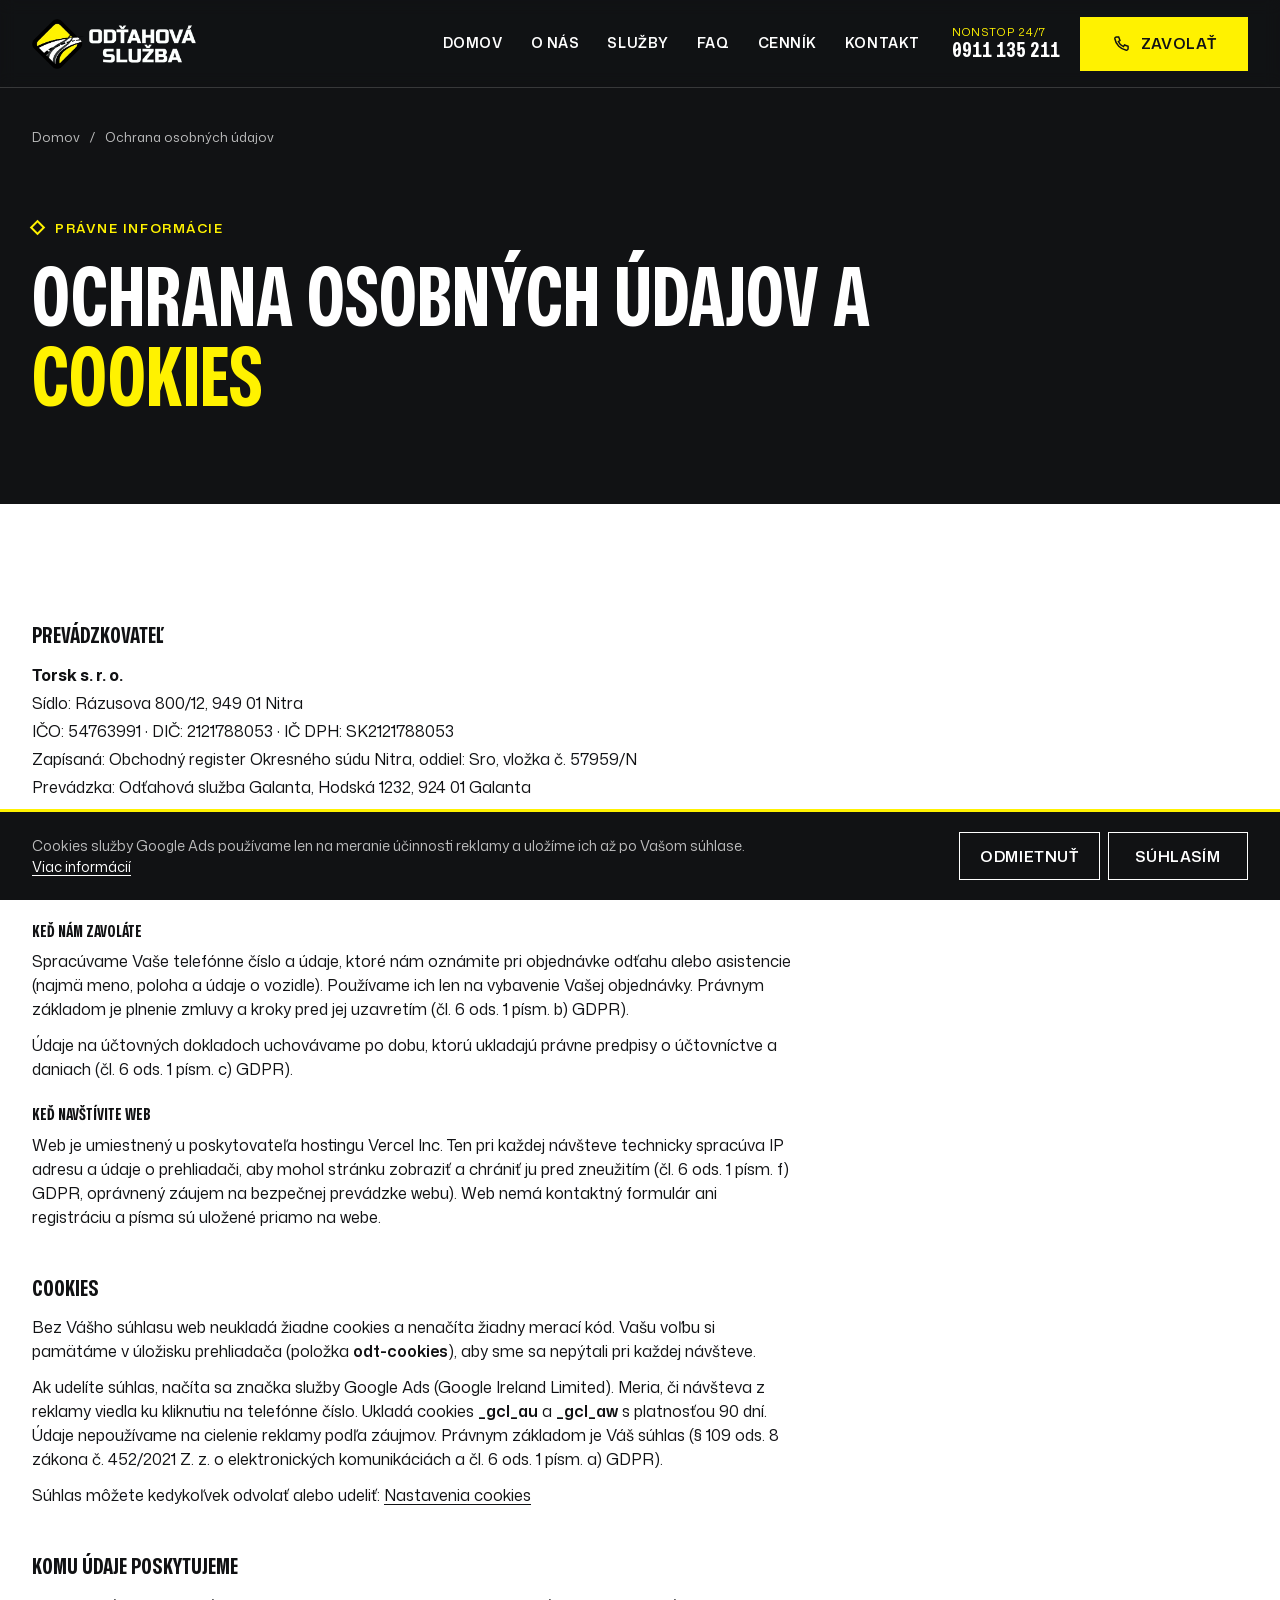
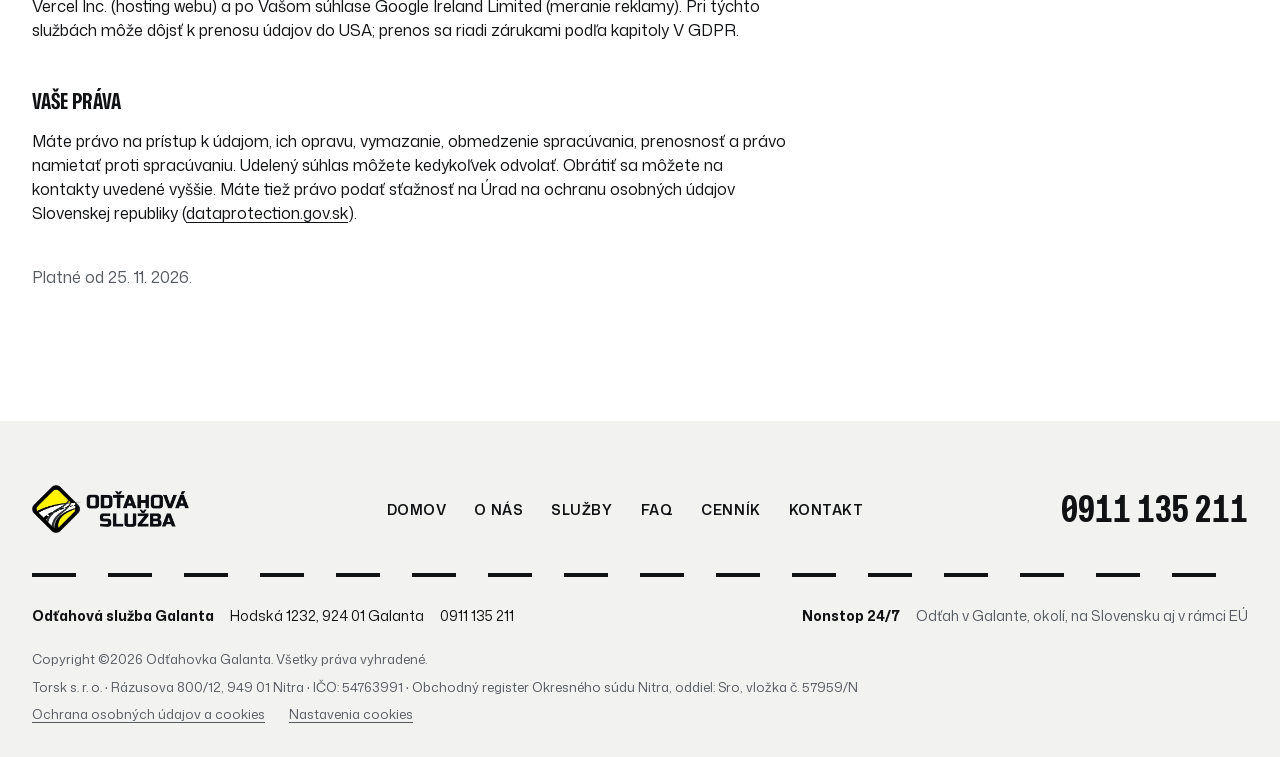
<file: ochrana-osobnych-udajov/index.html>
<!doctype html>
<html lang="sk">
<head>
<meta charset="utf-8">
<meta name="viewport" content="width=device-width,initial-scale=1,viewport-fit=cover">
<title>Ochrana osobných údajov a cookies | Odťahová služba Galanta</title>
<meta name="description" content="Ako Odťahová služba Galanta spracúva osobné údaje a kedy web používa cookies služby Google Ads.">
<meta name="robots" content="index, follow, max-image-preview:large, max-snippet:-1">
<link rel="canonical" href="https://odtahovka-galanta.sk/ochrana-osobnych-udajov/">
<link rel="alternate" hreflang="sk" href="https://odtahovka-galanta.sk/ochrana-osobnych-udajov/">
<meta name="geo.region" content="SK-TA">
<meta name="geo.placename" content="Galanta">
<meta name="geo.position" content="48.203926;17.709596">
<meta name="ICBM" content="48.203926, 17.709596">
<meta name="format-detection" content="telephone=yes">
<meta name="theme-color" content="#111214">
<meta property="og:type" content="website">
<meta property="og:site_name" content="Odťahová služba Galanta">
<meta property="og:locale" content="sk_SK">
<meta property="og:title" content="Ochrana osobných údajov a cookies | Odťahová služba Galanta">
<meta property="og:description" content="Ako Odťahová služba Galanta spracúva osobné údaje a kedy web používa cookies služby Google Ads.">
<meta property="og:url" content="https://odtahovka-galanta.sk/ochrana-osobnych-udajov/">
<meta property="og:image" content="https://odtahovka-galanta.sk/assets/img/og-odtahova-sluzba-galanta.jpg">
<meta property="og:image:width" content="1200">
<meta property="og:image:height" content="630">
<meta property="og:image:alt" content="Odťahová služba Galanta – nonstop odťah vozidiel 24/7">
<meta name="twitter:card" content="summary_large_image">
<meta name="twitter:title" content="Ochrana osobných údajov a cookies | Odťahová služba Galanta">
<meta name="twitter:description" content="Ako Odťahová služba Galanta spracúva osobné údaje a kedy web používa cookies služby Google Ads.">
<meta name="twitter:image" content="https://odtahovka-galanta.sk/assets/img/og-odtahova-sluzba-galanta.jpg">
<link rel="icon" type="image/png" sizes="32x32" href="../favicon-32.png">
<link rel="apple-touch-icon" href="../apple-touch-icon.png">
<link rel="manifest" href="../site.webmanifest">
<link rel="preload" as="font" type="font/woff2" href="../assets/fonts/mona-sans-latin.woff2" crossorigin>
<link rel="preload" as="font" type="font/woff2" href="../assets/fonts/mona-sans-latin-ext.woff2" crossorigin>

<link rel="stylesheet" href="../assets/css/style.css">
<script>document.documentElement.classList.add("js")</script>
<script type="application/ld+json">{"@context":"https://schema.org","@graph":[{"@type":"WebSite","@id":"https://odtahovka-galanta.sk/#web","url":"https://odtahovka-galanta.sk/","name":"Odťahová služba Galanta","alternateName":"Odťahovka Galanta","inLanguage":"sk-SK","publisher":{"@id":"https://odtahovka-galanta.sk/#firma"}},{"@type":["AutomotiveBusiness","EmergencyService"],"@id":"https://odtahovka-galanta.sk/#firma","name":"Odťahová služba Galanta","alternateName":"Odťahovka Galanta","description":"Nonstop odťahová a asistenčná služba v Galante, okolí, na Slovensku aj v rámci celej Európskej únie.","url":"https://odtahovka-galanta.sk/","telephone":"+421911135211","priceRange":"od 50 €","currenciesAccepted":"EUR","logo":"https://odtahovka-galanta.sk/apple-touch-icon.png","image":["https://odtahovka-galanta.sk/assets/img/og-odtahova-sluzba-galanta.jpg","https://odtahovka-galanta.sk/assets/img/hero-noc-cerpacia-stanica.webp","https://odtahovka-galanta.sk/assets/img/vozidla-cerpacia-stanica.webp"],"address":{"@type":"PostalAddress","streetAddress":"Hodská 1232","addressLocality":"Galanta","postalCode":"924 01","addressRegion":"Trnavský kraj","addressCountry":"SK"},"geo":{"@type":"GeoCoordinates","latitude":48.203926,"longitude":17.709596},"hasMap":"https://www.google.com/maps/search/?api=1&query=Odťahová+služba+Galanta&query_place_id=ChIJV22LMRlla0cRV9cov1G9rgE","openingHoursSpecification":[{"@type":"OpeningHoursSpecification","dayOfWeek":["Monday","Tuesday","Wednesday","Thursday","Friday","Saturday","Sunday"],"opens":"00:00","closes":"23:59"}],"contactPoint":{"@type":"ContactPoint","telephone":"+421911135211","contactType":"emergency","areaServed":"SK","availableLanguage":["sk"],"hoursAvailable":{"@type":"OpeningHoursSpecification","dayOfWeek":["Monday","Tuesday","Wednesday","Thursday","Friday","Saturday","Sunday"],"opens":"00:00","closes":"23:59"}},"areaServed":[{"@type":"City","name":"Galanta"},{"@type":"City","name":"Matúškovo"},{"@type":"City","name":"Gáň"},{"@type":"City","name":"Kajal"},{"@type":"City","name":"Tomášikovo"},{"@type":"City","name":"Mostová"},{"@type":"City","name":"Pusté Úľany"},{"@type":"City","name":"Sládkovičovo"},{"@type":"City","name":"Sereď"},{"@type":"City","name":"Šaľa"},{"@type":"City","name":"Veľké Úľany"},{"@type":"City","name":"Senec"},{"@type":"City","name":"Trnava"},{"@type":"City","name":"Bratislava"},{"@type":"AdministrativeArea","name":"okres Galanta"},{"@type":"AdministrativeArea","name":"Trnavský kraj"},{"@type":"Country","name":"Slovensko"},{"@type":"Place","name":"Európska únia"}],"makesOffer":[{"@type":"Offer","name":"Paušál za odťah v rámci Galanty","priceSpecification":{"@type":"PriceSpecification","minPrice":50,"priceCurrency":"EUR"}},{"@type":"Offer","name":"Odťah vozidla do 1 300 kg v rámci SR","priceSpecification":{"@type":"UnitPriceSpecification","minPrice":0.6,"priceCurrency":"EUR","unitCode":"KMT","unitText":"km"}},{"@type":"Offer","name":"Odťah vozidla nad 1 300 kg v rámci SR","priceSpecification":{"@type":"UnitPriceSpecification","minPrice":0.8,"priceCurrency":"EUR","unitCode":"KMT","unitText":"km"}}],"hasOfferCatalog":{"@type":"OfferCatalog","name":"Služby odťahovej služby Galanta","itemListElement":[{"@type":"Offer","itemOffered":{"@type":"Service","name":"Odťah osobných vozidiel","description":"Rýchly a spoľahlivý odťah vozidiel pri poruche alebo dopravnej nehode.","areaServed":"Galanta a okolie, Slovensko, Európska únia"}},{"@type":"Offer","itemOffered":{"@type":"Service","name":"Odťah ťažkej techniky a strojov","description":"Odťah nákladných vozidiel, strojov a poľnohospodárskej techniky rýchlo a spoľahlivo v EÚ.","areaServed":"Galanta a okolie, Slovensko, Európska únia"}},{"@type":"Offer","itemOffered":{"@type":"Service","name":"Odťah v rámci EU","description":"Rýchly a spoľahlivý odťah vozidiel kdekoľvek v rámci celej Európskej únie, pre vaše bezpečie a pohodlie.","areaServed":"Galanta a okolie, Slovensko, Európska únia"}},{"@type":"Offer","itemOffered":{"@type":"Service","name":"Asistenčné služby","description":"Komplexná pomoc na mieste pri poruchách, nehodách alebo nečakaných situáciách.","areaServed":"Galanta a okolie, Slovensko, Európska únia"}},{"@type":"Offer","itemOffered":{"@type":"Service","name":"Recyklácia","description":"Ekologická a bezpečná likvidácia a recyklácia starých alebo havarovaných vozidiel.","areaServed":"Galanta a okolie, Slovensko, Európska únia"}},{"@type":"Offer","itemOffered":{"@type":"Service","name":"Uskladnenie havarovaných áut","description":"Bezpečné a monitorované uskladnenie havarovaných alebo nepojazdných vozidiel dlhodobo.","areaServed":"Galanta a okolie, Slovensko, Európska únia"}},{"@type":"Offer","itemOffered":{"@type":"Service","name":"Výmena pneumatík","description":"Rýchla a bezpečná výmena pneumatík priamo u vás alebo v servise.","areaServed":"Galanta a okolie, Slovensko, Európska únia"}},{"@type":"Offer","itemOffered":{"@type":"Service","name":"Štartovanie auta","description":"Štartovanie vozidiel s vybitou batériou kedykoľvek a kdekoľvek potrebujete.","areaServed":"Galanta a okolie, Slovensko, Európska únia"}}]},"knowsAbout":["odťah vozidiel","odťahová služba","asistenčné služby","odťah ťažkej techniky","výmena pneumatík","štartovanie auta"],"sameAs":["https://www.google.com/maps/search/?api=1&query=Odťahová+služba+Galanta&query_place_id=ChIJV22LMRlla0cRV9cov1G9rgE"]},{"@type":"WebPage","@id":"https://odtahovka-galanta.sk/ochrana-osobnych-udajov/#stranka","url":"https://odtahovka-galanta.sk/ochrana-osobnych-udajov/","name":"Ochrana osobných údajov a cookies | Odťahová služba Galanta","description":"Ako Odťahová služba Galanta spracúva osobné údaje a kedy web používa cookies služby Google Ads.","inLanguage":"sk-SK","isPartOf":{"@id":"https://odtahovka-galanta.sk/#web"},"about":{"@id":"https://odtahovka-galanta.sk/#firma"},"primaryImageOfPage":"https://odtahovka-galanta.sk/assets/img/og-odtahova-sluzba-galanta.jpg","dateModified":"2026-11-25","breadcrumb":{"@id":"https://odtahovka-galanta.sk/ochrana-osobnych-udajov/#omrvinky"}},{"@type":"BreadcrumbList","@id":"https://odtahovka-galanta.sk/ochrana-osobnych-udajov/#omrvinky","itemListElement":[{"@type":"ListItem","position":1,"name":"Domov","item":"https://odtahovka-galanta.sk/"},{"@type":"ListItem","position":2,"name":"Ochrana osobných údajov","item":"https://odtahovka-galanta.sk/ochrana-osobnych-udajov/"}]}]}</script>
</head>
<body>
<a class="skip" href="#obsah">Preskočiť na obsah</a>
<svg width="0" height="0" style="position:absolute" aria-hidden="true"><defs><symbol id="i-phone" viewBox="0 0 24 24"><path d="M6.6 3.5h2.6l1.6 4.3-2 1.3a11.5 11.5 0 0 0 6.1 6.1l1.3-2 4.3 1.6v2.6a2 2 0 0 1-2.2 2A17 17 0 0 1 4.6 5.7a2 2 0 0 1 2-2.2z"/></symbol><symbol id="i-clock" viewBox="0 0 24 24"><circle cx="12" cy="12" r="8.5"/><path d="M12 7.5V12l3 2"/></symbol><symbol id="i-tag" viewBox="0 0 24 24"><path d="M3.5 12.6V4.5a1 1 0 0 1 1-1h8.1l8 8a1.4 1.4 0 0 1 0 2l-7.1 7.1a1.4 1.4 0 0 1-2 0z"/><circle cx="8.3" cy="8.3" r="1.6"/></symbol><symbol id="i-tow" viewBox="0 0 24 24"><path d="M2.5 16v-5l2-3h4.5V16"/><path d="M9 13h12.5v3"/><path d="M12.5 13l6.5-6.5v3.5"/><path d="M2.5 16h2.6M9.3 16h5.6M19.1 16h2.4"/><circle cx="7.2" cy="16.3" r="2.1"/><circle cx="17" cy="16.3" r="2.1"/></symbol><symbol id="i-gauge" viewBox="0 0 24 24"><path d="M4.5 17a8 8 0 1 1 15 0"/><path d="M12 13.5l4-4"/><circle cx="12" cy="13.5" r="1.3"/><path d="M6.9 11.1l-.9-.5M12 7V5.9M17.1 11.1l.9-.5"/></symbol><symbol id="i-car" viewBox="0 0 24 24"><path d="M3 15.5V13l2-4.5h10l3.5 4 2.5.8v2.2"/><path d="M3 15.5h2.2M9.8 15.5h4.4M18.8 15.5H21"/><circle cx="7.5" cy="15.8" r="2.2"/><circle cx="16.5" cy="15.8" r="2.2"/><path d="M8.5 8.5v4h9.5"/></symbol><symbol id="i-truck" viewBox="0 0 24 24"><path d="M2.5 16V6.5h11V16"/><path d="M13.5 9.5h4l3 3.5V16"/><path d="M2.5 16h2.3M9.3 16h5.3M19.1 16h1.4"/><circle cx="7" cy="16.3" r="2.2"/><circle cx="16.8" cy="16.3" r="2.2"/></symbol><symbol id="i-eu" viewBox="0 0 24 24"><polygon points="12.00,2.90 12.40,3.85 13.43,3.94 12.64,4.61 12.88,5.61 12.00,5.08 11.12,5.61 11.36,4.61 10.57,3.94 11.60,3.85" fill="currentColor" stroke="none"/><polygon points="15.80,3.92 16.20,4.87 17.23,4.95 16.44,5.63 16.68,6.63 15.80,6.09 14.92,6.63 15.16,5.63 14.37,4.95 15.40,4.87" fill="currentColor" stroke="none"/><polygon points="18.58,6.70 18.98,7.65 20.01,7.74 19.22,8.41 19.46,9.41 18.58,8.88 17.70,9.41 17.94,8.41 17.16,7.74 18.19,7.65" fill="currentColor" stroke="none"/><polygon points="19.60,10.50 20.00,11.45 21.03,11.54 20.24,12.21 20.48,13.21 19.60,12.68 18.72,13.21 18.96,12.21 18.17,11.54 19.20,11.45" fill="currentColor" stroke="none"/><polygon points="18.58,14.30 18.98,15.25 20.01,15.34 19.22,16.01 19.46,17.01 18.58,16.47 17.70,17.01 17.94,16.01 17.16,15.34 18.19,15.25" fill="currentColor" stroke="none"/><polygon points="15.80,17.08 16.20,18.04 17.23,18.12 16.44,18.79 16.68,19.80 15.80,19.26 14.92,19.80 15.16,18.79 14.37,18.12 15.40,18.04" fill="currentColor" stroke="none"/><polygon points="12.00,18.10 12.40,19.05 13.43,19.14 12.64,19.81 12.88,20.81 12.00,20.28 11.12,20.81 11.36,19.81 10.57,19.14 11.60,19.05" fill="currentColor" stroke="none"/><polygon points="8.20,17.08 8.60,18.04 9.63,18.12 8.84,18.79 9.08,19.80 8.20,19.26 7.32,19.80 7.56,18.79 6.77,18.12 7.80,18.04" fill="currentColor" stroke="none"/><polygon points="5.42,14.30 5.81,15.25 6.84,15.34 6.06,16.01 6.30,17.01 5.42,16.48 4.54,17.01 4.78,16.01 3.99,15.34 5.02,15.25" fill="currentColor" stroke="none"/><polygon points="4.40,10.50 4.80,11.45 5.83,11.54 5.04,12.21 5.28,13.21 4.40,12.68 3.52,13.21 3.76,12.21 2.97,11.54 4.00,11.45" fill="currentColor" stroke="none"/><polygon points="5.42,6.70 5.81,7.65 6.84,7.74 6.06,8.41 6.30,9.41 5.42,8.88 4.54,9.41 4.78,8.41 3.99,7.74 5.02,7.65" fill="currentColor" stroke="none"/><polygon points="8.20,3.92 8.60,4.87 9.63,4.95 8.84,5.63 9.08,6.63 8.20,6.09 7.32,6.63 7.56,5.63 6.77,4.95 7.80,4.87" fill="currentColor" stroke="none"/></symbol><symbol id="i-buoy" viewBox="0 0 24 24"><circle cx="12" cy="12" r="8.5"/><circle cx="12" cy="12" r="3.6"/><path d="M6 6l3.4 3.4M14.6 14.6L18 18M18 6l-3.4 3.4M9.4 14.6L6 18"/></symbol><symbol id="i-recycle" viewBox="0 0 24 24"><path d="M20 12a8 8 0 0 1-14.3 4.9"/><path d="M4 12a8 8 0 0 1 14.3-4.9"/><path d="M18.6 3.6v3.6H15"/><path d="M5.4 20.4v-3.6H9"/></symbol><symbol id="i-garage" viewBox="0 0 24 24"><path d="M3 20V9.2L12 4l9 5.2V20"/><path d="M6.5 20v-7.5h11V20"/><path d="M6.5 15.5h11M6.5 18h11"/></symbol><symbol id="i-tire" viewBox="0 0 24 24"><circle cx="12" cy="12" r="8.5"/><circle cx="12" cy="12" r="2.6"/><path d="M12.00 9.40L12.00 5.80M14.47 11.20L17.90 10.08M13.53 14.10L15.64 17.02M10.47 14.10L8.36 17.02M9.53 11.20L6.10 10.08"/></symbol><symbol id="i-battery" viewBox="0 0 24 24"><rect x="3" y="7" width="18" height="12"/><path d="M7 7V5h3v2M14 7V5h3v2"/><path d="M12.8 9.5l-2.6 4h3.6l-2.6 4"/></symbol><symbol id="i-arrow" viewBox="0 0 24 24"><path d="M5 12h14M13 6l6 6-6 6"/></symbol><symbol id="i-euro" viewBox="0 0 24 24"><circle cx="12" cy="12" r="8.5"/><path d="M15.2 8.6a4 4 0 1 0 0 6.8"/><path d="M7.5 11h5.5M7.5 13.2h5.5"/></symbol><symbol id="i-ontime" viewBox="0 0 24 24"><path d="M20 12.5A8 8 0 1 1 12 4"/><path d="M12 8v4.3l2.6 1.6"/><path d="M15.5 5.5l1.8 1.8 3.4-3.6"/></symbol><symbol id="i-team" viewBox="0 0 24 24"><circle cx="9" cy="8.5" r="3"/><path d="M3.5 19a5.5 5.5 0 0 1 11 0"/><circle cx="17" cy="9.5" r="2.4"/><path d="M15.6 14.2A4.6 4.6 0 0 1 21 18.6"/></symbol><symbol id="i-plus" viewBox="0 0 24 24"><path d="M12 5v14M5 12h14"/></symbol><symbol id="i-google" viewBox="0 0 48 48"><path fill="#EA4335" d="M24 9.5c3.54 0 6.71 1.22 9.21 3.6l6.85-6.85C35.9 2.38 30.47 0 24 0 14.62 0 6.51 5.38 2.56 13.22l7.98 6.19C12.43 13.72 17.74 9.5 24 9.5z"/><path fill="#4285F4" d="M46.98 24.55c0-1.57-.15-3.09-.38-4.55H24v9.02h12.94c-.58 2.96-2.26 5.48-4.78 7.18l7.73 6c4.51-4.18 7.09-10.36 7.09-17.65z"/><path fill="#FBBC05" d="M10.53 28.59c-.48-1.45-.76-2.99-.76-4.59s.27-3.14.76-4.59l-7.98-6.19C.92 16.46 0 20.12 0 24c0 3.88.92 7.54 2.56 10.78l7.97-6.19z"/><path fill="#34A853" d="M24 48c6.48 0 11.91-2.13 15.89-5.81l-7.73-6c-2.15 1.45-4.92 2.3-8.16 2.3-6.26 0-11.57-4.22-13.47-9.91l-7.98 6.19C6.51 42.62 14.62 48 24 48z"/></symbol></defs></svg>

<header class="top" id="top">
  <div class="kontajner top__in">
    <a class="logo" href="../" aria-label="Odťahová služba Galanta — domov"><img src="../assets/img/logo-odtahova-sluzba-svetle.webp" width="560" height="171" alt="Odťahová služba Galanta – logo"></a>
    <nav class="nav" id="nav" aria-label="Hlavná navigácia"><a href="../">Domov</a><a href="../o-nas/">O nás</a><a href="../#sluzby">Služby</a><a href="../#faq">FAQ</a><a href="../#cennik">Cenník</a><a href="../#kontakt">Kontakt</a>
      <a class="nav__tel" href="tel:+421911135211"><small>Nonstop 24/7</small><b class="num">0911 135 211</b></a>
    </nav>
    <div class="top__end">
      <a class="top__tel" href="tel:+421911135211"><small>Nonstop 24/7</small><b class="num">0911 135 211</b></a>
      <a class="btn btn--y top__btn" href="tel:+421911135211"><svg class="i" aria-hidden="true"><use href="#i-phone"/></svg>Zavolať</a>
      <button class="burger" type="button" aria-controls="nav" aria-expanded="false" aria-label="Menu"><span></span></button>
    </div>
  </div>
</header>
<div class="scrim" data-scrim hidden></div>
<div class="trip" aria-hidden="true" data-trip><span class="trip__done"></span><span class="trip__mark"></span></div>
<main id="obsah">

<section class="sekcia phero phero--text" aria-labelledby="h1">
  <div class="kontajner"><nav class="crumbs" aria-label="Omrvinky"><a href="../">Domov</a><span aria-hidden="true">/</span><span>Ochrana osobných údajov</span></nav></div>
  <div class="kontajner">
    <p class="eyebrow eyebrow--on-dark"><span class="eyebrow__mark" aria-hidden="true"></span>Právne informácie</p>
    <h1 id="h1">Ochrana osobných údajov a <span class="acc">cookies</span></h1>
  </div>
</section>

<section class="sekcia legal">
  <div class="kontajner legal__in">
    <h2>Prevádzkovateľ</h2>
    <ul class="legal__who"><li><b>Torsk s. r. o.</b></li><li>Sídlo: Rázusova 800/12, 949 01 Nitra</li><li>IČO: 54763991 · DIČ: 2121788053 · IČ DPH: SK2121788053</li><li>Zapísaná: Obchodný register Okresného súdu Nitra, oddiel: Sro, vložka č. 57959/N</li><li>Prevádzka: Odťahová služba Galanta, Hodská 1232, 924 01 Galanta</li><li>Telefón: <a href="tel:+421911135211">0911 135 211</a></li></ul>

    <h2>Aké údaje spracúvame</h2>
    <h3>Keď nám zavoláte</h3>
    <p>Spracúvame Vaše telefónne číslo a údaje, ktoré nám oznámite pri objednávke odťahu alebo asistencie (najmä meno, poloha a údaje o vozidle). Používame ich len na vybavenie Vašej objednávky. Právnym základom je plnenie zmluvy a kroky pred jej uzavretím (čl. 6 ods. 1 písm. b) GDPR).</p>
    <p>Údaje na účtovných dokladoch uchovávame po dobu, ktorú ukladajú právne predpisy o účtovníctve a daniach (čl. 6 ods. 1 písm. c) GDPR).</p>
    <h3>Keď navštívite web</h3>
    <p>Web je umiestnený u poskytovateľa hostingu Vercel Inc. Ten pri každej návšteve technicky spracúva IP adresu a údaje o prehliadači, aby mohol stránku zobraziť a chrániť ju pred zneužitím (čl. 6 ods. 1 písm. f) GDPR, oprávnený záujem na bezpečnej prevádzke webu). Web nemá kontaktný formulár ani registráciu a písma sú uložené priamo na webe.</p>

    <h2>Cookies</h2>
    <p>Bez Vášho súhlasu web neukladá žiadne cookies a nenačíta žiadny merací kód. Vašu voľbu si pamätáme v úložisku prehliadača (položka <code>odt-cookies</code>), aby sme sa nepýtali pri každej návšteve.</p>
    <p>Ak udelíte súhlas, načíta sa značka služby Google Ads (Google Ireland Limited). Meria, či návšteva z reklamy viedla ku kliknutiu na telefónne číslo. Ukladá cookies <code>_gcl_au</code> a <code>_gcl_aw</code> s platnosťou 90 dní. Údaje nepoužívame na cielenie reklamy podľa záujmov. Právnym základom je Váš súhlas (§ 109 ods. 8 zákona č. 452/2021 Z. z. o elektronických komunikáciách a čl. 6 ods. 1 písm. a) GDPR).</p>
    <p>Súhlas môžete kedykoľvek odvolať alebo udeliť: <button type="button" class="legal__btn" data-ck-open>Nastavenia cookies</button></p>

    <h2>Komu údaje poskytujeme</h2>
    <p>Vercel Inc. (hosting webu) a po Vašom súhlase Google Ireland Limited (meranie reklamy). Pri týchto službách môže dôjsť k prenosu údajov do USA; prenos sa riadi zárukami podľa kapitoly V GDPR.</p>

    <h2>Vaše práva</h2>
    <p>Máte právo na prístup k údajom, ich opravu, vymazanie, obmedzenie spracúvania, prenosnosť a právo namietať proti spracúvaniu. Udelený súhlas môžete kedykoľvek odvolať. Obrátiť sa môžete na kontakty uvedené vyššie. Máte tiež právo podať sťažnosť na Úrad na ochranu osobných údajov Slovenskej republiky (<a href="https://dataprotection.gov.sk" rel="noopener">dataprotection.gov.sk</a>).</p>

    <p class="legal__date">Platné od 25. 11. 2026.</p>
  </div>
</section>
</main>
<footer class="sekcia foot">
  <div class="kontajner">
    <div class="foot__top">
      <a class="logo" href="../" aria-label="Domov"><img src="../assets/img/logo-odtahova-sluzba-tmave.webp" width="560" height="171" alt="Odťahová služba Galanta – logo" loading="lazy" decoding="async"></a>
      <nav class="foot__nav" aria-label="Pätička"><a href="../">Domov</a><a href="../o-nas/">O nás</a><a href="../#sluzby">Služby</a><a href="../#faq">FAQ</a><a href="../#cennik">Cenník</a><a href="../#kontakt">Kontakt</a></nav>
      <a class="foot__tel num" href="tel:+421911135211">0911 135 211</a>
    </div>
    <div class="road road--ink" aria-hidden="true"></div>
    <div class="foot__info">
      <address class="foot__nap"><b>Odťahová služba Galanta</b><span>Hodská 1232, 924 01 Galanta</span><a href="tel:+421911135211">0911 135 211</a></address>
      <p class="foot__hours"><b>Nonstop 24/7</b><span>Odťah v Galante, okolí, na Slovensku aj v rámci EÚ</span></p>
    </div>
    <div class="foot__legal"><span>Copyright ©2026 Odťahovka Galanta. Všetky práva vyhradené.</span><span>Torsk s. r. o. · Rázusova 800/12, 949 01 Nitra · IČO: 54763991 · Obchodný register Okresného súdu Nitra, oddiel: Sro, vložka č. 57959/N</span><span class="foot__links"><a href="../ochrana-osobnych-udajov/">Ochrana osobných údajov a cookies</a><button type="button" data-ck-open>Nastavenia cookies</button></span></div>
  </div>
</footer>
<div class="mbar"><a class="btn btn--y" href="tel:+421911135211"><svg class="i" aria-hidden="true"><use href="#i-phone"/></svg>Zavolať</a><a class="btn btn--line" href="../#cennik">Cenník</a></div>
<script src="../assets/js/main.js" defer></script>
</body></html>
</file>
<file: assets/css/style.css>
/* Odťahová služba Galanta — redizajn v3 (Lukášova knižnica, rodina A ostrá)
   Koncept „Stredová čiara“: prerušovaná stredová čiara cesty z loga ako jediný motív, kosoštvorec ako drobný znak.
   Tokeny: kontajner 1280 (12 stĺpcov, medzera 24), padding sekcie 20 / 32, rytmus 120 / 60, polomer 0, bez tieňov
   okrem lepiacej hlavičky. Písmo Mona Sans: nadpisy šírka 75 verzálky, text šírka 100. */

@font-face{font-family:"Mona Sans";font-style:normal;font-weight:400 800;font-stretch:75% 100%;font-display:swap;
  src:url(../fonts/mona-sans-latin-ext.woff2) format("woff2");
  unicode-range:U+0100-02BA,U+02BD-02C5,U+02C7-02CC,U+02CE-02D7,U+02DD-02FF,U+0304,U+0308,U+0329,U+1D00-1DBF,U+1E00-1E9F,U+1EF2-1EFF,U+2020,U+20A0-20AB,U+20AD-20C4,U+2113,U+2C60-2C7F,U+A720-A7FF}
@font-face{font-family:"Mona Sans";font-style:normal;font-weight:400 800;font-stretch:75% 100%;font-display:swap;
  src:url(../fonts/mona-sans-latin.woff2) format("woff2");
  unicode-range:U+0000-00FF,U+0131,U+0152-0153,U+02BB-02BC,U+02C6,U+02DA,U+02DC,U+0304,U+0308,U+0329,U+2000-206F,U+20AC,U+2122,U+2191,U+2193,U+2212,U+2215,U+FEFF,U+FFFD}

:root{
  --kontajner:1280px;
  --pad:20px;
  --medzera:24px;
  --rytmus:60px;
  --head-h:64px;

  --acc:#fff200;          /* žltá z loga: len plochy, čierne písmo na nej */
  --acc-h:#e8dc00;
  --ink:#111214;          /* text a tmavá plocha */
  --ink-2:#565a61;        /* sekundárny text */
  --plocha:#f2f2f0;       /* svetlá plocha (neutrálna sivá, rodina A) */
  --line:#d9dade;
  --white:#fff;
  --on-dark-2:rgba(255,255,255,.72);
  --line-dark:rgba(255,255,255,.16);
  --ok:#35c46a;           /* stavová farba: dispečing je k dispozícii */

  --f:"Mona Sans",system-ui,-apple-system,"Segoe UI",Roboto,Arial,sans-serif;
  --h1:44px; --h2:32px; --h3:20px; --lead:17px; --text:15px; --small:13px;
  --hed-gap:32px;
}
@media (min-width:768px){ :root{ --pad:32px; --h1:60px; --h2:42px; --lead:18px; --text:16px; --small:14px; --hed-gap:48px } }
@media (min-width:1024px){ :root{ --rytmus:120px; --head-h:88px; --h1:80px; --h2:52px; --h3:22px; --lead:19px; --hed-gap:64px } }

*,*::before,*::after{box-sizing:border-box}
html{-webkit-text-size-adjust:100%;scroll-padding-top:calc(var(--head-h) + 16px)}
@media (prefers-reduced-motion:no-preference){html{scroll-behavior:smooth}}
body{margin:0;background:var(--white);color:var(--ink);font:400 var(--text)/1.5 var(--f);font-stretch:100%;
  -webkit-font-smoothing:antialiased;text-rendering:optimizeLegibility}
img{display:block;max-width:100%;height:auto}
figure{margin:0}
a{color:inherit;text-decoration:none}
h1,h2,h3,p,ul,ol,blockquote{margin:0}
ul,ol{padding:0;list-style:none}
:focus-visible{outline:2px solid var(--acc);outline-offset:3px;box-shadow:0 0 0 5px var(--ink)}
.num{font-variant-numeric:tabular-nums;white-space:nowrap}
.i{width:20px;height:20px;flex:none;fill:none;stroke:currentColor;stroke-width:1.75;stroke-linecap:square;stroke-linejoin:miter}

/* ---------- šírka ---------- */
.sekcia{width:100%;padding-inline:var(--pad);padding-block:calc(var(--rytmus)/2)}
.sekcia--plocha{background:var(--plocha);padding-block:var(--rytmus)}
.kontajner{width:100%;max-width:var(--kontajner);margin-inline:auto}

/* ---------- typografia ---------- */
h1,h2,.cta__num,.contact__tel,.disp__clock,.disp__tel,.board__amt b,.board__row b,.foot__tel{
  font-family:var(--f);font-stretch:75%;font-weight:700;letter-spacing:0}
h1{font-size:var(--h1);line-height:1;text-transform:uppercase}
h2{font-size:var(--h2);line-height:1.04;text-transform:uppercase}
h3{font-size:var(--h3);line-height:1.2;font-stretch:75%;font-weight:700;text-transform:uppercase;letter-spacing:0}
.lead{font-size:var(--lead);line-height:1.5}
.acc{color:var(--acc)}
.hl{background:linear-gradient(transparent 14%,var(--acc) 14%,var(--acc) 90%,transparent 90%);
  -webkit-box-decoration-break:clone;box-decoration-break:clone;padding-inline:.06em}

/* nadtitulok: kosoštvorec z loga + text */
.eyebrow{display:flex;width:fit-content;align-items:center;gap:12px;font-size:13px;line-height:1.3;font-weight:600;
  letter-spacing:.12em;text-transform:uppercase;color:var(--ink);margin-bottom:20px}
.eyebrow__mark{width:11px;height:11px;flex:none;background:var(--acc);border:2px solid var(--ink);transform:rotate(45deg)}
.eyebrow--on-dark{color:var(--acc)}
.eyebrow--on-dark .eyebrow__mark{border-color:var(--acc);background:transparent}

/* motív: stredová čiara cesty */
.road{height:4px;background:repeating-linear-gradient(90deg,var(--acc) 0 44px,transparent 44px 76px) 0 0/76px 100%}
.road--ink{background:repeating-linear-gradient(90deg,var(--ink) 0 44px,transparent 44px 76px) 0 0/76px 100%}

/* ---------- tlačidlá ---------- */
.btn{display:inline-flex;align-items:center;justify-content:center;gap:10px;height:52px;padding:0 26px;border:1px solid transparent;
  font:600 15px/1 var(--f);letter-spacing:.04em;text-transform:uppercase;white-space:nowrap;cursor:pointer;
  transition:background-color .15s,color .15s,border-color .15s}
.btn .i{width:20px;height:20px}
.btn--y{background:var(--acc);color:var(--ink);border-color:var(--acc)}
.btn--y:hover{background:var(--acc-h);border-color:var(--acc-h)}
.btn--ink{background:var(--ink);color:var(--white);border-color:var(--ink)}
.btn--ink:hover{background:#2a2c31;border-color:#2a2c31}
.btn--line{background:transparent;color:inherit;border-color:currentColor}
.btn--line:hover{background:var(--white);color:var(--ink);border-color:var(--white)}
.btn--full{width:100%}
@media (min-width:1024px){.btn{height:54px;padding:0 30px}}
.link{display:inline-flex;align-items:center;gap:8px;font-weight:600;border-bottom:2px solid var(--acc);padding-bottom:2px}
.link:hover{border-color:var(--ink)}

/* ---------- pruh neoficiálneho návrhu ---------- */
.demo{background:#000;color:rgba(255,255,255,.82);font-size:12px;line-height:1.4;text-align:center;padding:7px var(--pad)}

/* ---------- hlavička ---------- */
.top{position:sticky;top:0;z-index:50;height:var(--head-h);padding-inline:var(--pad);color:var(--white);
  border-bottom:1px solid var(--line-dark);transition:box-shadow .2s}
.top::before{content:"";position:absolute;inset:0;z-index:-1;background:rgba(17,18,20,.5);
  -webkit-backdrop-filter:blur(8px);backdrop-filter:blur(8px);transition:background-color .2s}
.top--stuck{box-shadow:0 4px 32px rgba(0,0,0,.12)}
.top--stuck::before{background:var(--ink)}
.top__in{height:100%;display:flex;align-items:center;gap:32px}
.logo img{width:auto;height:40px}
@media (min-width:1024px){.top .logo img{height:50px}}
.nav{display:flex;gap:28px;margin-left:auto}
.nav a{font-size:14px;font-weight:600;letter-spacing:.04em;text-transform:uppercase;padding:8px 0;border-bottom:2px solid transparent}
.nav a:hover,.nav a[aria-current="page"]{border-color:var(--acc)}
.nav__tel{display:none}
.top__end{display:flex;align-items:center;gap:20px}
.top__tel{display:flex;flex-direction:column;line-height:1.15}
.top__tel small{font-size:11px;letter-spacing:.12em;text-transform:uppercase;color:var(--acc)}
.top__tel b{font-size:20px;font-stretch:75%;font-weight:700}
.burger{display:none;width:44px;height:44px;border:1px solid var(--line-dark);background:transparent;color:inherit;cursor:pointer;padding:0;position:relative}
.burger span,.burger span::before,.burger span::after{position:absolute;left:12px;width:20px;height:2px;background:currentColor;content:"";transition:transform .2s}
.burger span{top:21px}.burger span::before{left:0;top:-6px}.burger span::after{left:0;top:6px}
.menu-open .burger span{background:transparent}
.menu-open .burger span::before{transform:translateY(6px) rotate(45deg)}
.menu-open .burger span::after{transform:translateY(-6px) rotate(-45deg)}
.scrim{position:fixed;inset:0;z-index:40;background:rgba(0,0,0,.3)}

@media (max-width:1279px){ .top__tel{display:none} .nav{gap:22px} }
@media (max-width:1023px){
  .top__in{gap:12px}
  .top__end{margin-left:auto;gap:8px}
  .burger{display:block}
  .top__btn{height:44px;padding:0 16px}
  .nav{position:fixed;z-index:45;top:0;left:0;bottom:0;width:min(320px,86vw);margin:0;flex-direction:column;gap:0;
    padding:88px 24px 32px;background:var(--ink);transform:translateX(-100%);transition:transform .25s;overflow-y:auto}
  .menu-open .nav{transform:none}
  .nav a{font-size:24px;font-stretch:75%;font-weight:700;padding:14px 0;border-bottom:1px solid var(--line-dark)}
  .nav a[aria-current="page"]{color:var(--acc);border-color:var(--line-dark)}
  .nav .nav__tel{display:flex;flex-direction:column;margin-top:auto;padding-top:32px;border:0;line-height:1.2}
  .nav__tel small{font-size:12px;font-stretch:100%;font-weight:600;letter-spacing:.12em;color:var(--acc)}
  .nav__tel b{font-size:32px}
  .menu-open .top{z-index:60}
  .menu-open{overflow:hidden}
}
@media (max-width:639px){ .top__btn{display:none} }

/* ---------- hero ---------- */
.hero{position:relative;isolation:isolate;margin-top:calc(-1 * var(--head-h));color:var(--white);background:var(--ink);
  padding-top:calc(var(--head-h) + 48px);padding-bottom:80px;overflow:hidden}
.hero__bg{position:absolute;inset:0;z-index:-2;width:100%;height:100%;object-fit:cover;object-position:60% 55%}
.hero::after{content:"";position:absolute;inset:0;z-index:-1;background:linear-gradient(90deg,rgba(17,18,20,.72),rgba(17,18,20,.35) 70%),rgba(17,18,20,.3)}
.hero__grid{display:grid;gap:40px;align-items:start}
.hero__copy .lead{color:var(--on-dark-2);margin-top:24px;max-width:588px}
.hero h1{max-width:9.5em}
.hero__cta{display:flex;flex-wrap:wrap;gap:12px;margin-top:36px}
.road--hero{position:absolute;left:0;right:0;bottom:32px}
@media (min-width:1024px){
  .hero{min-height:min(940px,max(720px,calc(100svh - 30px)));padding-top:calc(var(--head-h) + 112px);padding-bottom:152px}
  .hero__grid{grid-template-columns:repeat(12,minmax(0,1fr));gap:var(--medzera)}
  .hero__copy{grid-column:1 / span 7}
  .disp{grid-column:9 / span 4}
  .road--hero{bottom:56px}
}
@media (max-width:639px){ .hero__cta .btn{flex:1 1 100%} }
/* mobil a tablet: číslo priamo v tlačidle a tri fakty z reklamy (cena, príchod, nonstop) hneď na prvej obrazovke;
   na širokom okne ich nesie karta dispečingu vpravo */
.hero__cta-m{display:none}
.hero__facts{display:none}
@media (max-width:1023px){
  .hero__cta-d{display:none}
  .hero__cta-m{display:inline}
  .hero__facts{display:grid;grid-template-columns:repeat(3,minmax(0,1fr));margin-top:20px;border-top:1px solid var(--line-dark)}
  .hero__facts li{display:grid;gap:2px;padding:14px 12px 0 0}
  .hero__facts li+li{padding-left:12px;border-left:1px solid var(--line-dark)}
  .hero__facts b{font-stretch:75%;font-weight:700;font-size:22px;line-height:1;color:var(--acc);text-transform:uppercase}
  .hero__facts span{font-size:12px;line-height:1.3;color:var(--on-dark-2)}
}
@media (max-width:639px){
  .hero__cta .btn--line{display:none}
  .hero__copy .lead{margin-top:16px}
  .hero__cta{margin-top:24px}
}

/* dispečing (sekcia na mieru) */
.disp{background:var(--ink);border-top:3px solid var(--acc);padding:28px 24px 8px}
.disp__now{display:flex;align-items:flex-end;justify-content:space-between;gap:16px;padding-bottom:20px;border-bottom:1px solid var(--line-dark)}
.disp__lbl{display:inline-flex;align-items:center;gap:10px;font-size:12px;font-weight:600;letter-spacing:.12em;text-transform:uppercase;color:var(--on-dark-2);padding-bottom:8px}
.live{flex:none;width:8px;height:8px;background:var(--ok);border-radius:50%;box-shadow:0 0 0 4px rgba(53,196,106,.2)}
.disp__clock{font-size:64px;line-height:.9;color:var(--acc)}
.disp__txt{font-size:15px;color:var(--on-dark-2);margin-top:20px}
.disp__tel{display:block;font-size:36px;line-height:1;margin:16px 0 20px}
.disp__tel:hover{color:var(--acc)}
.disp__facts{margin-top:20px}
.disp__facts li{display:flex;align-items:center;gap:12px;padding:14px 0;border-top:1px solid var(--line-dark);font-size:15px}
.disp__facts .i{color:var(--acc)}
.disp__facts b{font-weight:600}
@media (min-width:1024px){.disp{padding:32px 32px 12px}.disp__clock{font-size:72px}}

/* ---------- hlavy sekcií ---------- */
.shead{display:grid;gap:20px;margin-bottom:var(--hed-gap)}
.shead>p{color:var(--ink-2);max-width:588px}
@media (min-width:1024px){
  .shead{grid-template-columns:repeat(12,minmax(0,1fr));gap:var(--medzera);align-items:end}
  .shead>div{grid-column:1 / span 7}
  .shead>p{grid-column:9 / span 4}
}

/* ---------- prečo my ---------- */
.why__grid{display:grid;gap:40px;align-items:start}
.why__copy .lead{color:var(--ink-2);margin-top:24px}
.feats{margin-top:40px}
.feats li{display:grid;grid-template-columns:32px 1fr;gap:20px;padding:24px 0;border-top:1px solid var(--line)}
.feats .i{width:32px;height:32px}
.feats p{color:var(--ink-2);margin-top:8px}
.why__photos{display:grid;grid-template-columns:1fr 1fr;gap:var(--medzera);align-items:start}
.why__photos img{width:100%;aspect-ratio:1;object-fit:cover}
.why__b{position:relative;margin-top:96px}
.badge{position:absolute;left:0;bottom:0;background:var(--acc);color:var(--ink);font-size:13px;font-weight:700;letter-spacing:.08em;padding:8px 12px}
@media (min-width:1024px){
  .why__grid{grid-template-columns:repeat(12,minmax(0,1fr));gap:var(--medzera)}
  .why__copy{grid-column:1 / span 5}
  .why__photos{grid-column:7 / span 6}
}
@media (max-width:639px){ .why__b{margin-top:48px} .why__photos{gap:12px} }

/* ---------- pás núdzovej služby (tmavá plocha) ---------- */
.band{position:relative;background:var(--ink);color:var(--white);padding-block:0}
.band__photo img{width:100%;aspect-ratio:4/3;object-fit:cover}
.band__photo{margin-inline:calc(-1 * var(--pad))}
.band__copy{padding-block:48px 60px}
.band__copy .lead{color:var(--on-dark-2);margin:24px 0 36px}
@media (min-width:1024px){
  .band{padding-block:var(--rytmus)}
  .band__photo{position:absolute;top:0;bottom:0;left:0;width:calc(50% - 12px);margin:0}
  .band__photo img{height:100%;aspect-ratio:auto}
  .band__grid{display:grid;grid-template-columns:repeat(12,minmax(0,1fr));gap:var(--medzera);min-height:420px;align-items:center}
  .band__copy{grid-column:8 / span 5;padding:0}
}

/* ---------- služby ---------- */
.svc__grid{display:grid;gap:1px;background:var(--line);border:1px solid var(--line)}
.svc__item{position:relative;background:var(--white);padding:24px 20px;display:grid;grid-template-columns:32px 1fr;column-gap:16px;align-content:start}
.svc__item>.i{width:32px;height:32px;grid-row:span 2}
.svc__item h3{font-size:20px}
.svc__item p{color:var(--ink-2);margin-top:8px;font-size:15px}
.svc__item--lead{background:var(--acc)}
.svc__item--lead p{color:var(--ink)}
.svc__call{display:inline-flex;align-items:center;gap:8px;grid-column:2;margin-top:16px;font-weight:700;font-size:17px;border-bottom:2px solid var(--ink);justify-self:start;padding-bottom:2px}
@media (min-width:640px){ .svc__grid{grid-template-columns:repeat(2,1fr)} }
@media (min-width:1024px){
  .svc__grid{grid-template-columns:repeat(4,1fr)}
  .svc__item{display:flex;flex-direction:column;padding:32px 28px 36px;min-height:280px}
  .svc__item>.i{margin-bottom:28px}
  .svc__item p{margin-top:12px}
  .svc__call{margin-top:auto;align-self:flex-start}
  .svc__item--lead p{margin-bottom:24px}
}

/* fotky z odťahov: riadok za pravý okraj okna */
.reel{--rp:var(--pad);display:flex;gap:var(--medzera);overflow-x:auto;scroll-snap-type:x mandatory;margin-top:var(--hed-gap);
  margin-inline:calc(-1 * var(--pad));padding-inline:var(--rp);scroll-padding-inline:var(--rp);scrollbar-width:none}
.reel::-webkit-scrollbar{display:none}
.reel figure{flex:0 0 min(78vw,560px);scroll-snap-align:start;overflow:hidden}
.reel img{width:100%;aspect-ratio:4/3;object-fit:cover}
@media (min-width:1024px){ .reel{--rp:max(var(--pad),calc((100vw - var(--kontajner))/2))} .reel figure{flex-basis:600px} }

/* ---------- cenník ---------- */
.price__grid{display:grid;gap:40px;align-items:start}
.price__side p:not(.eyebrow){color:var(--ink-2);margin:20px 0 32px;max-width:420px}
.board{background:var(--white);border:1px solid var(--ink)}
.board__flat{background:var(--ink);color:var(--white);padding:28px 24px;display:flex;flex-wrap:wrap;align-items:flex-end;justify-content:space-between;gap:12px 24px}
.board__flat h3{font-size:22px}
.board__amt{font-size:15px;color:var(--on-dark-2)}
.board__amt b{display:inline-block;margin-left:6px;font-size:64px;line-height:.85;color:var(--acc)}
.board__rows{padding:8px 24px 0}
.board__head,.board__row{display:grid;grid-template-columns:1fr auto;gap:16px;align-items:center}
.board__head{font-size:12px;font-weight:600;letter-spacing:.12em;text-transform:uppercase;color:var(--ink-2);padding:16px 0 12px}
.board__row{padding:20px 0;border-top:1px solid var(--line)}
.board__row span:last-child{color:var(--ink-2);text-align:right}
.board__row b{color:var(--ink);font-size:36px;line-height:1;margin-left:8px;vertical-align:-4px}
.road--board{margin:4px 24px 24px;background:repeating-linear-gradient(90deg,var(--ink) 0 44px,transparent 44px 76px) 0 0/76px 100%}
@media (min-width:1024px){
  .price__grid{grid-template-columns:repeat(12,minmax(0,1fr));gap:var(--medzera)}
  .price__side{grid-column:1 / span 4}
  .board{grid-column:6 / span 7}
  .board__flat{padding:36px 40px}
  .board__rows{padding:8px 40px 0}
  .board__amt b{font-size:88px}
  .board__row{padding:24px 0}
  .board__row b{font-size:44px}
  .road--board{margin:8px 40px 36px}
}
@media (max-width:639px){ .board__row{grid-template-columns:1fr} .board__row span:last-child{text-align:left} }

/* ---------- referencie: riadok za pravý okraj okna ---------- */
.refs__row{--rp:var(--pad);display:flex;gap:var(--medzera);overflow-x:auto;scroll-snap-type:x mandatory;scrollbar-width:none;
  padding-inline:var(--rp);scroll-padding-inline:var(--rp);margin-inline:calc(-1 * var(--pad))}
.refs__row::-webkit-scrollbar{display:none}
.ref{flex:0 0 min(84vw,420px);scroll-snap-align:start;border:1px solid var(--line);padding:28px 24px 24px;display:flex;flex-direction:column;
  transition:border-color .15s,background-color .15s}
.ref:hover{border-color:var(--ink)}
.ref--lead{background:var(--ink);color:var(--white);border-color:var(--ink)}
.ref--lead:hover{background:#000}
.ref blockquote{position:relative;font-size:17px;line-height:1.5;margin:0 0 32px;padding-top:44px}
.ref blockquote::before{content:"";position:absolute;top:0;left:0;width:28px;height:22px;
  background:url("data:image/svg+xml,%3Csvg xmlns='http://www.w3.org/2000/svg' viewBox='0 0 28 22'%3E%3Cpath d='M0 22V12L6 0h6L8 11h4v11zm16 0V12l6-12h6l-4 11h4v11z' fill='%23fff200' stroke='%23111214' stroke-width='1.2'/%3E%3C/svg%3E") 0 0/28px 22px no-repeat}
.ref__foot{margin-top:auto;padding-top:20px;border-top:1px solid var(--line);display:flex;flex-wrap:wrap;justify-content:space-between;align-items:center;gap:8px 16px}
.ref--lead .ref__foot{border-color:var(--line-dark)}
.ref__name{font-size:17px;font-weight:700;white-space:nowrap}
.ref__src{display:inline-flex;align-items:center;gap:8px;font-size:13px;color:var(--ink-2);white-space:nowrap}
.ref--lead .ref__src{color:var(--on-dark-2)}
.glogo{width:20px;height:20px;flex:none}
.ref--lead .ref__src .glogo{background:var(--white);border-radius:50%;padding:2px;width:22px;height:22px}

.stars{position:relative;display:inline-block;flex:none;width:120px;height:22px;
  background:url("data:image/svg+xml,%3Csvg xmlns='http://www.w3.org/2000/svg' viewBox='0 0 24 24'%3E%3Cpath d='M12 2.6l2.9 6.2 6.7.8-5 4.6 1.3 6.7L12 17.5l-5.9 3.4 1.3-6.7-5-4.6 6.7-.8z' fill='%23d9dade'/%3E%3C/svg%3E") 0 0/24px 22px repeat-x}
.stars__fill{position:absolute;inset:0 auto 0 0;
  background:url("data:image/svg+xml,%3Csvg xmlns='http://www.w3.org/2000/svg' viewBox='0 0 24 24'%3E%3Cpath d='M12 2.6l2.9 6.2 6.7.8-5 4.6 1.3 6.7L12 17.5l-5.9 3.4 1.3-6.7-5-4.6 6.7-.8z' fill='%23fff200' stroke='%23111214' stroke-width='1.4'/%3E%3C/svg%3E") 0 0/24px 22px repeat-x}
.gbadge{display:flex;align-items:center;justify-content:space-between;gap:24px}
.gbadge__link{display:inline-flex;align-items:center;gap:16px}
.gbadge__link .glogo{width:44px;height:44px}
.gbadge__txt{display:flex;flex-direction:column;gap:4px;font-size:14px;color:var(--ink-2)}
.gbadge__link:hover .gbadge__txt>span:last-child{color:var(--ink);text-decoration:underline;text-decoration-color:var(--acc);text-decoration-thickness:3px;text-underline-offset:4px}
.gbadge__score{display:flex;align-items:center;gap:12px}
.gbadge__score b{font-family:var(--f);font-stretch:75%;font-weight:700;font-size:44px;line-height:.9;color:var(--ink)}
.refs__nav{display:none;gap:8px}
.arrow{width:52px;height:52px;display:inline-flex;align-items:center;justify-content:center;border:1px solid var(--ink);background:var(--white);color:var(--ink);cursor:pointer;padding:0}
.arrow:hover{background:var(--acc);border-color:var(--acc)}
.arrow[data-refs="-1"] .i{transform:rotate(180deg)}
.arrow:disabled{opacity:.5;cursor:default;background:var(--white);border-color:var(--ink)}
.refs__more{margin-top:32px}
@media (min-width:1024px){
  .refs__row{--rp:max(var(--pad),calc((100vw - var(--kontajner))/2))}
  .ref{flex-basis:400px;padding:32px 32px 28px;min-height:380px}
  .ref blockquote{font-size:18px}
  .shead--refs>div:first-child{grid-column:1 / span 7}
  .shead--refs>.gbadge{grid-column:8 / span 5}
  .refs__nav{display:flex}
  .refs__more{margin-top:40px}
}

/* ---------- FAQ ---------- */
.faq{background:var(--plocha);padding-block:var(--rytmus)}
.faq__grid{display:grid;gap:40px;align-items:start}
.faq__side>p:not(.eyebrow){color:var(--ink-2);margin-top:20px}
.ask{margin-top:32px;padding-top:24px;border-top:1px solid var(--line)}
.ask p{font-weight:600;margin-bottom:8px}
.qa{border-top:1px solid var(--ink)}
.qa details{border-bottom:1px solid var(--line)}
.qa summary{display:flex;justify-content:space-between;align-items:center;gap:24px;padding:22px 0;cursor:pointer;list-style:none;
  font-size:18px;line-height:1.35;font-weight:600}
.qa summary::-webkit-details-marker{display:none}
.qa__pm{width:24px;height:24px;transition:transform .2s}
.qa details[open] .qa__pm{transform:rotate(45deg)}
.qa details[open] summary{color:var(--ink)}
.qa details[open]{border-bottom-color:var(--ink)}
.qa details p{color:var(--ink-2);padding:0 48px 24px 0;max-width:690px}
@media (min-width:1024px){
  .faq__grid{grid-template-columns:repeat(12,minmax(0,1fr));gap:var(--medzera)}
  .faq__side{grid-column:1 / span 4;position:sticky;top:calc(var(--head-h) + 32px)}
  .qa{grid-column:6 / span 7}
  .qa summary{font-size:20px;padding:26px 0}
}

/* ---------- výzva (jediná žltá plocha) ---------- */
.cta{position:relative;isolation:isolate;overflow:hidden;background:var(--acc);color:var(--ink);padding-block:calc(var(--rytmus) * .8) calc(var(--rytmus) * .8 + 64px)}
.cta__in{display:grid;gap:28px;align-items:center}
.cta__txt p{margin-top:16px;font-size:var(--lead);max-width:520px}
.cta__act{display:flex;flex-direction:column;align-items:flex-start;gap:16px}
.cta__num{font-size:48px;line-height:.9}
@media (min-width:1024px){
  .cta__in{grid-template-columns:repeat(12,minmax(0,1fr));gap:var(--medzera)}
  .cta__txt{grid-column:1 / span 7}
  .cta__act{grid-column:9 / span 4;align-items:flex-end}
  .cta__num{font-size:72px}
}
@media (max-width:639px){ .cta__act .btn{width:100%} }

/* ---------- kontakt ---------- */
.contact{padding-top:var(--rytmus)}
.contact__grid{display:grid;gap:40px;align-items:start}
.contact__tel{display:block;font-size:56px;line-height:.9;margin:28px 0 20px}
.contact__tel:hover{text-decoration:underline;text-decoration-color:var(--acc);text-decoration-thickness:4px}
.contact__copy .lead{color:var(--ink-2);margin-bottom:32px;max-width:520px}
.contact__photo img{width:100%;aspect-ratio:540/712;object-fit:cover}
.contact__photo{max-width:420px}
@media (min-width:1024px){
  .contact__grid{grid-template-columns:repeat(12,minmax(0,1fr));gap:var(--medzera)}
  .contact__copy{grid-column:1 / span 6}
  .contact__photo{grid-column:8 / span 5;max-width:none}
  .contact__tel{font-size:96px}
}
@media (max-width:639px){ .contact__copy .btn{width:100%} }

/* ---------- pätička ---------- */
.foot{background:var(--plocha);padding-block:64px 32px}
.foot__top{display:grid;gap:28px;align-items:center;padding-bottom:40px}
.foot .logo img{height:48px}
.foot__nav{display:flex;flex-wrap:wrap;gap:12px 28px}
.foot__nav a{font-size:14px;font-weight:600;letter-spacing:.04em;text-transform:uppercase}
.foot__nav a:hover{text-decoration:underline;text-decoration-color:var(--acc);text-decoration-thickness:3px;text-underline-offset:6px}
.foot__tel{font-size:36px;line-height:1}
.foot__legal{display:flex;flex-wrap:wrap;justify-content:space-between;gap:8px 24px;padding-top:24px;font-size:13px;color:var(--ink-2)}
@media (min-width:1024px){
  .foot__top{grid-template-columns:auto 1fr auto;gap:48px}
  .foot__nav{justify-content:center}
}
@media (max-width:767px){ .foot{padding-bottom:104px} }

/* spodná lišta na mobile */
.mbar{position:fixed;left:0;right:0;bottom:0;z-index:30;display:grid;grid-template-columns:1fr auto;gap:8px;
  padding:10px var(--pad) calc(10px + env(safe-area-inset-bottom));background:var(--ink);color:var(--white)}
.mbar .btn{height:48px}
@media (min-width:768px){.mbar{display:none}}

/* ---------- O nás ---------- */
.phero{position:relative;margin-top:calc(-1 * var(--head-h));background:var(--ink);color:var(--white);
  padding-top:calc(var(--head-h) + 32px);padding-bottom:88px;overflow:hidden}
.crumbs{display:flex;gap:10px;font-size:13px;color:var(--on-dark-2);margin-bottom:40px}
.crumbs a:hover{color:var(--acc)}
.phero__grid{display:grid;gap:40px;align-items:start}
.phero__photo img{width:100%;aspect-ratio:1400/1051;object-fit:cover}
.phero__facts{margin-top:40px;max-width:520px}
.phero__facts li{display:flex;align-items:center;gap:12px;padding:14px 0;border-top:1px solid var(--line-dark);font-weight:600}
.phero__facts .i{color:var(--acc)}
@media (min-width:1024px){
  .phero{padding-top:calc(var(--head-h) + 40px);padding-bottom:152px}
  .crumbs{margin-bottom:72px}
  .phero__grid{grid-template-columns:repeat(12,minmax(0,1fr));gap:var(--medzera)}
  .phero__copy{grid-column:1 / span 5}
  .phero__photo{grid-column:7 / span 6}
}

.vals{padding-top:var(--rytmus)}
.vals__row{display:grid;gap:1px;background:var(--line);border:1px solid var(--line)}
.vals__item{background:var(--white);padding:28px 24px}
.vals__item .i{width:32px;height:32px;margin-bottom:24px}
.vals__item p{color:var(--ink-2);margin-top:12px}
.vals__item--lead{background:var(--ink);color:var(--white)}
.vals__item--lead .i{color:var(--acc)}
.vals__item--lead p{color:var(--on-dark-2)}
@media (min-width:768px){ .vals__row{grid-template-columns:repeat(3,1fr)} .vals__item{padding:40px 36px 44px} }

.split__grid{display:grid;gap:40px;align-items:start}
.split__photo img{width:100%;aspect-ratio:4/3;object-fit:cover}
.split__copy .lead{color:var(--ink-2);margin:24px 0 36px}
@media (min-width:1024px){
  .split__grid{grid-template-columns:repeat(12,minmax(0,1fr));gap:var(--medzera)}
  .split__photo{grid-column:1 / span 6}
  .split__copy{grid-column:8 / span 5}
}


/* 404 */
.nf__lead{color:var(--on-dark-2);margin-top:24px;max-width:588px}

/* ---------- prístupnosť: preskočenie na obsah ---------- */
.skip{position:absolute;left:16px;top:-80px;z-index:100;background:var(--acc);color:var(--ink);padding:12px 16px;font-weight:700}
.skip:focus{top:16px}

/* ---------- oblasť pôsobenia ---------- */
.area__grid{display:grid;gap:40px;align-items:start}
.area__copy .lead{color:var(--ink-2);margin-top:24px;max-width:588px}
.signs{display:grid;gap:var(--medzera)}
.sign{border:1px solid var(--ink);padding:24px}
.sign--near{background:var(--ink);color:var(--white);border-color:var(--ink)}
.sign h3{font-size:22px}
.sign__k{display:inline-block;margin-bottom:12px;font-family:var(--f);font-stretch:100%;font-size:12px;font-weight:700;letter-spacing:.12em;text-transform:uppercase;
  background:var(--acc);color:var(--ink);padding:6px 10px}
.sign:not(.sign--near) .sign__k{background:transparent;border:1px solid var(--ink);padding:5px 9px}
.towns{display:flex;flex-wrap:wrap;gap:8px;margin-top:20px}
.towns li{font-size:15px;font-weight:600;padding:8px 12px;border:1px solid var(--line)}
.sign--near .towns li{border-color:var(--line-dark)}
@media (min-width:1024px){
  .area__grid{grid-template-columns:repeat(12,minmax(0,1fr));gap:var(--medzera)}
  .area__copy{grid-column:1 / span 5}
  .signs{grid-column:7 / span 6}
  .sign{padding:32px}
}

/* ---------- kontakt: adresa a hodiny ---------- */
.contact__meta{display:grid;gap:0;margin:0 0 32px;max-width:520px}
.contact__meta div{display:grid;grid-template-columns:120px 1fr;gap:16px;padding:16px 0;border-top:1px solid var(--line)}
.contact__meta dt{font-size:12px;font-weight:700;letter-spacing:.12em;text-transform:uppercase;color:var(--ink-2);padding-top:3px}
.contact__meta dd{margin:0}
.contact__meta address{font-style:normal;margin-bottom:8px}
@media (max-width:639px){.contact__meta div{grid-template-columns:1fr;gap:6px}}

/* ---------- pätička: NAP ---------- */
.foot__info{display:flex;flex-wrap:wrap;justify-content:space-between;gap:16px 40px;padding-top:28px}
.foot__nap{font-style:normal;display:flex;flex-wrap:wrap;gap:4px 16px;font-size:14px}
.foot__nap a:hover{text-decoration:underline}
.foot__hours{display:flex;flex-wrap:wrap;gap:4px 16px;font-size:14px;color:var(--ink-2)}
.foot__hours b{color:var(--ink)}

/* ================= pohyb a jedinečné prvky (koncept „Stredová čiara“) ================= */
:root{--out:cubic-bezier(.22,1,.36,1)}

/* zákruta cesty z loga vo výzve: žltá tabuľa s čiernou cestou ako ich logo */
.cta__road{position:absolute;inset:0;z-index:-1;width:100%;height:100%}
.cta__road path{fill:none;vector-effect:non-scaling-stroke}
.cta__road-bed{stroke:rgba(17,18,20,.08);stroke-width:64}
.cta__road-line{stroke:var(--ink);stroke-width:4;stroke-dasharray:38 26}

/* značka cesty v ľavom okraji: kde na stránke ste */
.trip{display:none}
@media (min-width:1400px){
  .trip{display:block;position:fixed;z-index:20;left:calc((100vw - var(--kontajner)) / 4);top:calc(var(--head-h) + 48px);bottom:48px;width:2px;
    margin-left:-1px;pointer-events:none;--p:0;
    background:repeating-linear-gradient(180deg,rgba(128,128,128,.35) 0 14px,transparent 14px 26px)}
  .trip__done{position:absolute;left:0;top:0;width:2px;height:calc(var(--p) * 100%);
    background:repeating-linear-gradient(180deg,var(--acc) 0 14px,transparent 14px 26px)}
  .trip__mark{position:absolute;left:50%;top:calc(var(--p) * 100%);width:14px;height:14px;margin:-7px 0 0 -7px;
    background:var(--acc);border:2px solid var(--ink);transform:rotate(45deg)}
}

/* hodiny dispečingu: dvojbodka bliká ako na digitálnych hodinách */
.colon{display:inline-block;padding:0 .02em}

@media (prefers-reduced-motion:no-preference){
  /* hero: rozsvietenie fotky ako svetlá v noci a nástup obsahu. Len na širokom okne: na mobile je prvá obrazovka
     hotová hneď (Speed Index v PageSpeed bol pre túto animáciu 4,2 s pri LCP 0,9 s) */
  @media (min-width:1024px){
    .js .hero__bg,.js .phero__photo img{animation:lights 1.6s var(--out) both}
    .js .hero__copy>*,.js .phero__copy>*,.js .crumbs,.js .disp{animation:rise .7s var(--out) both}
  }
  .js .hero__copy>:nth-child(2),.js .phero__copy>:nth-child(2){animation-delay:.08s}
  .js .hero__copy>:nth-child(3),.js .phero__copy>:nth-child(3){animation-delay:.16s}
  .js .hero__copy>:nth-child(4),.js .phero__copy>:nth-child(4){animation-delay:.24s}
  .js .disp{animation-delay:.32s}
  @keyframes lights{from{filter:brightness(.35);transform:scale(1.05)}to{filter:none;transform:none}}
  @keyframes rise{from{opacity:0;transform:translateY(20px)}to{opacity:1;transform:none}}

  /* stredová čiara v hero sa hýbe ako pri jazde v noci */
  .road--hero{animation:drive 1.8s linear infinite paused}
  .is-live .road--hero{animation-play-state:running}
  @keyframes drive{to{background-position-x:-76px}}
  .cta__road-line{animation:flow 2.6s linear infinite paused}
  .cta.is-live .cta__road-line{animation-play-state:running}
  @keyframes flow{to{stroke-dashoffset:-64}}

  /* objavovanie pri rolovaní */
  .js [data-r]{opacity:0;transform:translateY(24px);transition:opacity .6s var(--out) var(--d,0ms),transform .6s var(--out) var(--d,0ms)}
  .js [data-r].is-in{opacity:1;transform:none}
  /* nadtitulok: kosoštvorec dvakrát blikne ako výstražné svetlá */
  .js .is-in .eyebrow__mark,.js .is-in.eyebrow .eyebrow__mark{animation:hazard .9s steps(1) .25s 2}
  .js .hero .eyebrow__mark{animation:hazard .9s steps(1) .6s 2}
  @keyframes hazard{0%{background:var(--acc)}50%{background:transparent}}

  /* dispečing */
  .colon{animation:blink 2s steps(1) infinite}
  @keyframes blink{50%{opacity:.25}}
  .live{animation:pulse 2s var(--out) infinite}
  @keyframes pulse{0%{box-shadow:0 0 0 0 rgba(53,196,106,.55)}100%{box-shadow:0 0 0 10px rgba(53,196,106,0)}}

  /* mikrointerakcie */
  a:hover>.i[aria-hidden],.btn:hover .i{transition:transform .25s var(--out)}
  .btn[href^="tel"]:hover .i,.svc__call:hover .i,.disp__tel:hover+.btn .i{animation:ring .45s ease-in-out}
  @keyframes ring{20%{transform:rotate(-14deg)}45%{transform:rotate(12deg)}70%{transform:rotate(-8deg)}100%{transform:none}}
  .btn:not([href^="tel"]):hover .i,.link:hover .i{transform:translateX(4px)}
  .arrow .i{transition:transform .25s var(--out)}
  .arrow:not(:disabled):hover .i{transform:translateX(3px)}
  .arrow[data-refs="-1"]:not(:disabled):hover .i{transform:rotate(180deg) translateX(3px)}
  .svc__item>.i{transition:transform .3s var(--out)}
  .svc__item:hover>.i{transform:translateX(6px)}
  .svc__item::after{content:"";position:absolute;left:0;right:0;bottom:0;height:4px;transform:scaleX(0);transform-origin:left;
    background:repeating-linear-gradient(90deg,var(--ink) 0 22px,transparent 22px 36px);transition:transform .4s var(--out)}
  .svc__item:hover::after{transform:scaleX(1)}
  .reel img,.contact__photo img,.why__photos img,.split__photo img{transition:transform .8s var(--out)}
  .reel figure:hover img,.contact__photo:hover img,.why__photos figure:hover img,.split__photo:hover img{transform:scale(1.04)}
  .why__photos figure,.contact__photo,.split__photo{overflow:hidden}
  .ref{transition:border-color .2s,background-color .2s,transform .3s var(--out)}
  .ref:hover{transform:translateY(-4px)}
  .qa details[open] p{animation:open .35s var(--out)}
  @keyframes open{from{opacity:0;transform:translateY(-6px)}to{opacity:1;transform:none}}
  .board__row{transition:background-color .2s}
  .board__row:hover{background:rgba(255,242,0,.28)}
}

/* ---------- právne informácie ---------- */
.phero--text{padding-bottom:56px}
.phero--text h1{max-width:900px}
.legal{padding-block:var(--rytmus)}
.legal__in>*{max-width:760px}
.legal h2{font-size:var(--h3);margin:48px 0 16px}
.legal h2:first-child{margin-top:0}
.legal h3{font-size:var(--text);font-weight:700;margin:24px 0 8px}
.legal p{margin-bottom:12px}
.legal a{text-decoration:underline;text-underline-offset:3px}
.legal code{font:inherit;font-weight:600}
.legal__who{list-style:none;padding:0;display:grid;gap:4px}
.legal__btn,.foot__links button{appearance:none;background:none;border:0;padding:0;font:inherit;color:inherit;cursor:pointer;text-decoration:underline;text-underline-offset:3px}
.legal__date{color:var(--ink-2);margin-top:40px}
.foot__links{display:flex;flex-wrap:wrap;gap:8px 24px}
.foot__links a{text-decoration:underline;text-underline-offset:3px}
@media (min-width:1024px){.phero--text{padding-bottom:88px}}

/* ---------- súhlas s cookies (nad spodnou lištou, tlačidlo Zavolať ostáva voľné) ---------- */
.ck{position:fixed;left:0;right:0;bottom:0;z-index:40;display:grid;gap:16px;padding:20px var(--pad);
  background:var(--ink);color:var(--white);border-top:3px solid var(--acc);font-size:14px}
.ck[hidden]{display:none}
.ck p{max-width:720px;color:var(--on-dark-2)}
.ck a{color:var(--white);text-decoration:underline;text-underline-offset:3px}
.ck__btns{display:grid;grid-template-columns:1fr 1fr;gap:8px}
.ck .btn{height:48px;padding:0 20px}
@media (max-width:767px){.ck{bottom:calc(68px + env(safe-area-inset-bottom));gap:12px;padding-block:14px;font-size:13px}.ck .btn{height:44px}}
@media (min-width:768px){.ck{grid-template-columns:1fr auto;align-items:center;gap:32px;padding-inline:max(var(--pad),calc((100vw - var(--kontajner))/2))}}

@media (prefers-reduced-motion:reduce){*,*::before,*::after{transition:none!important;animation:none!important}}
</file>
